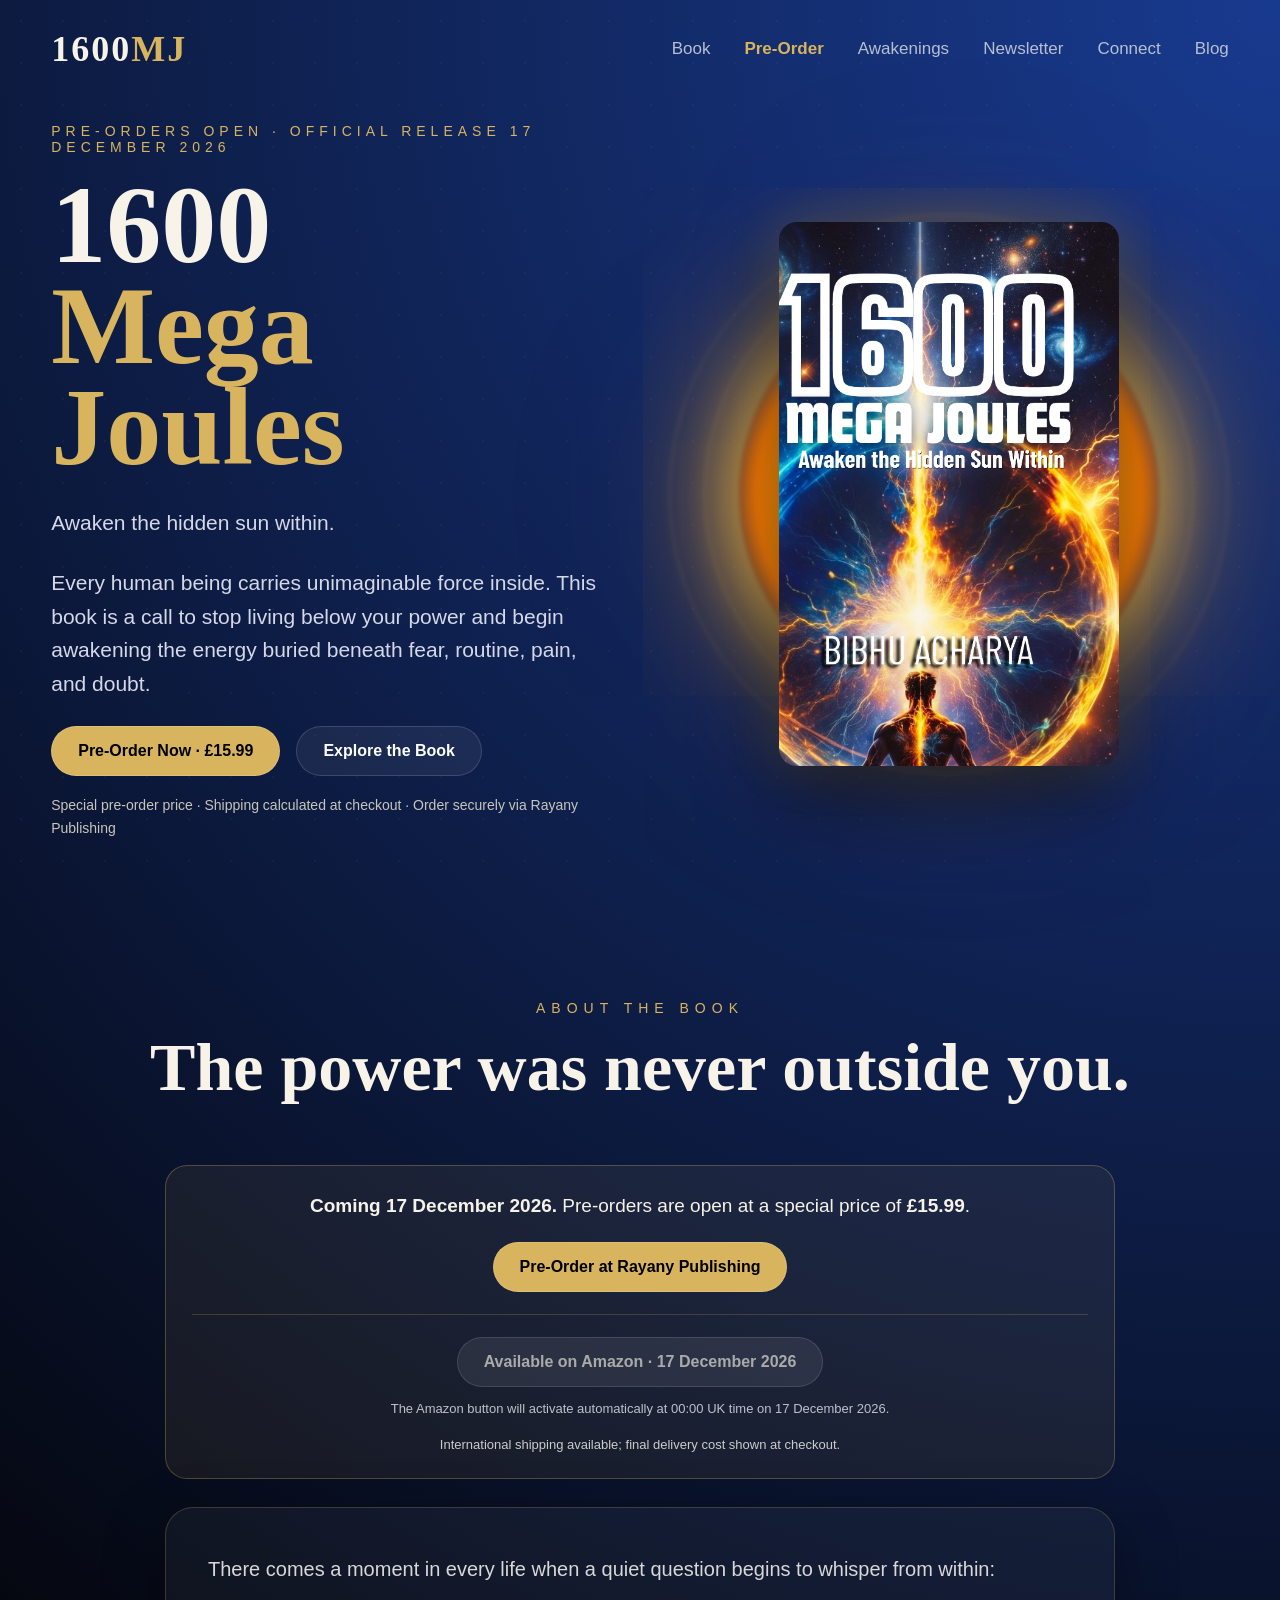
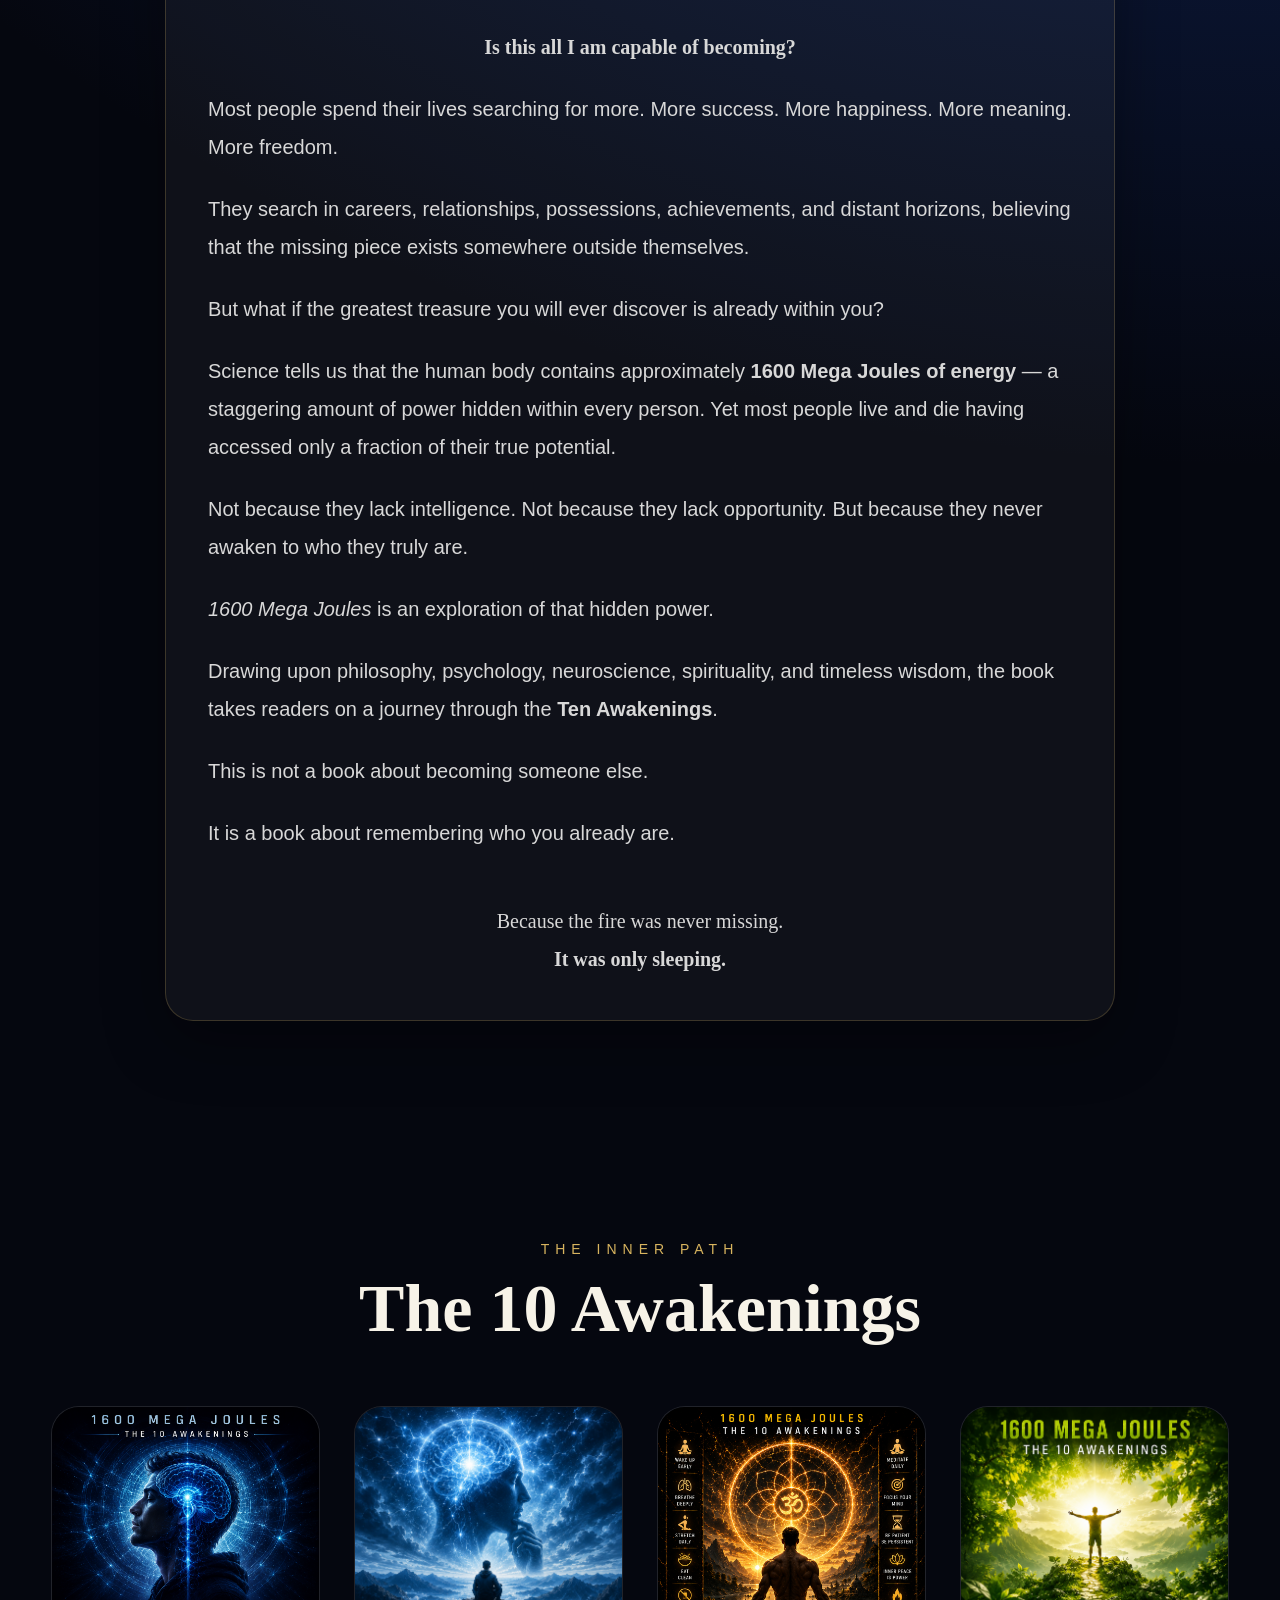
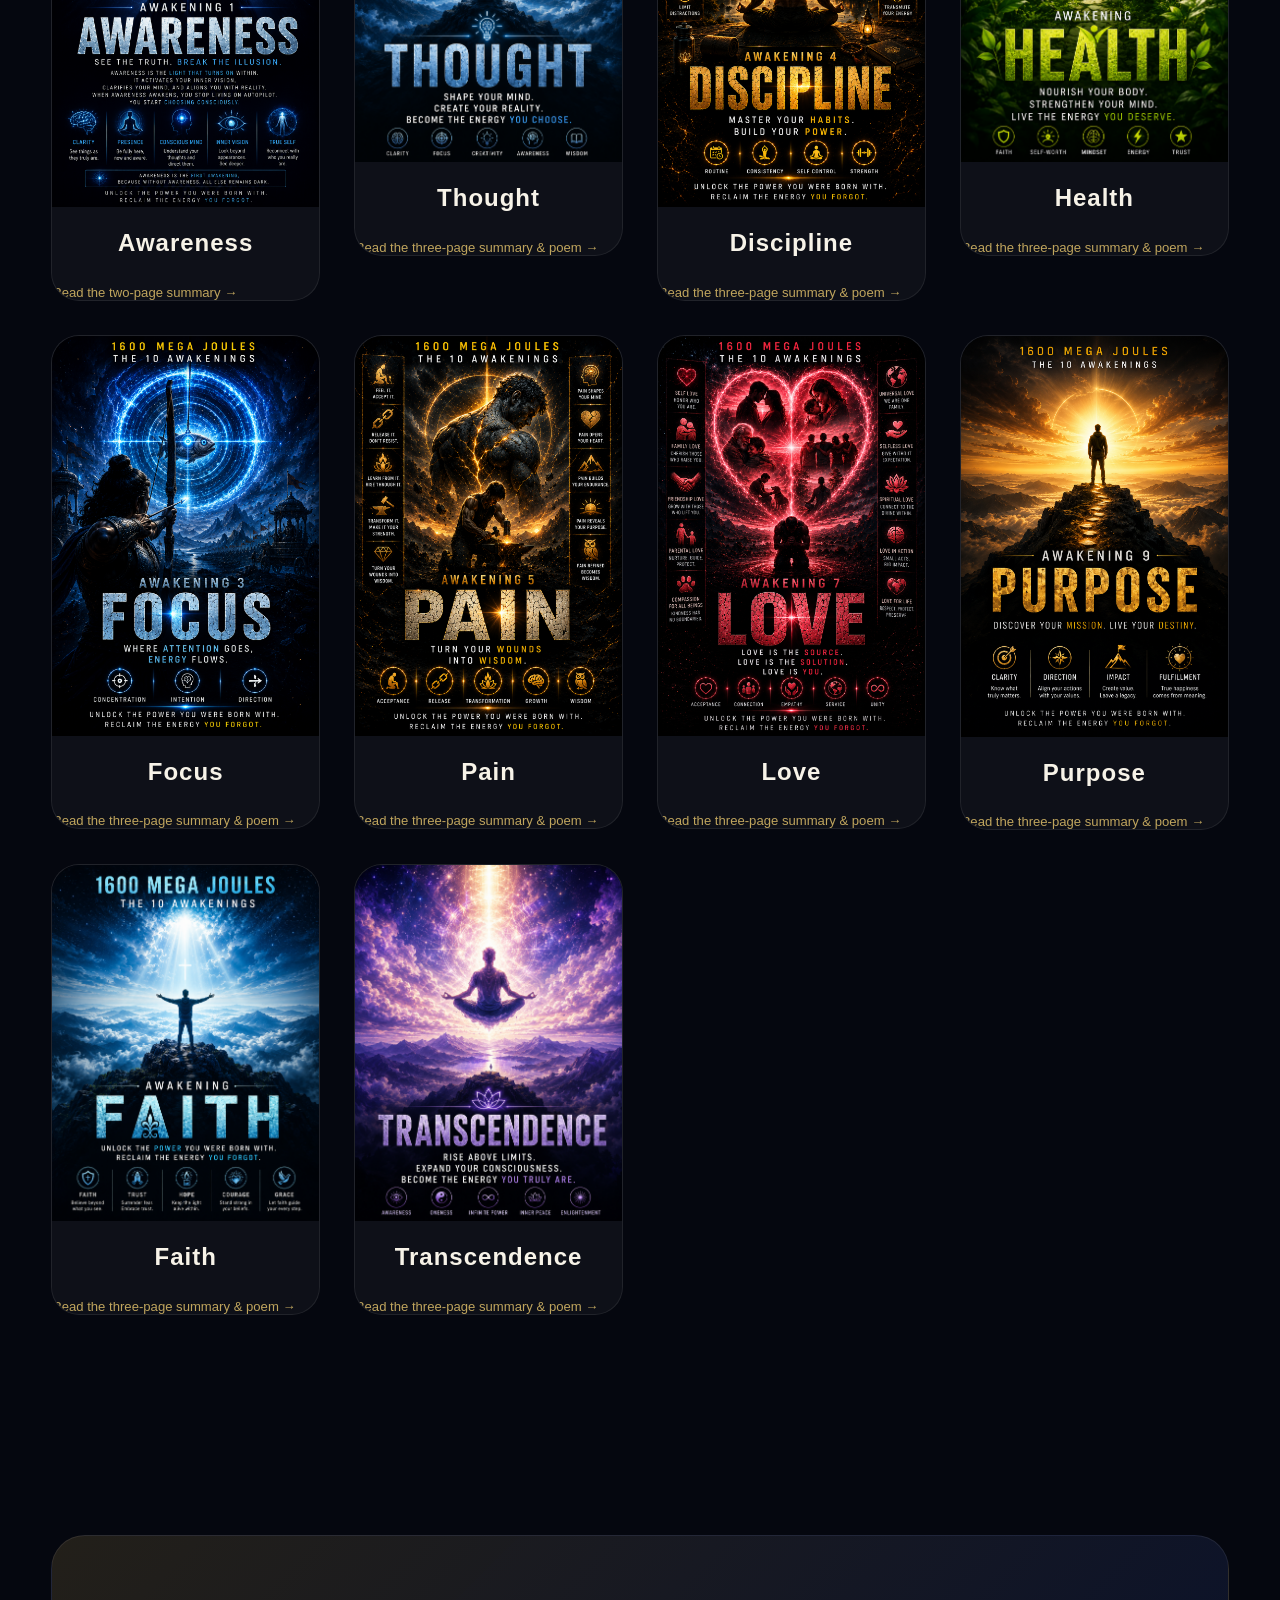
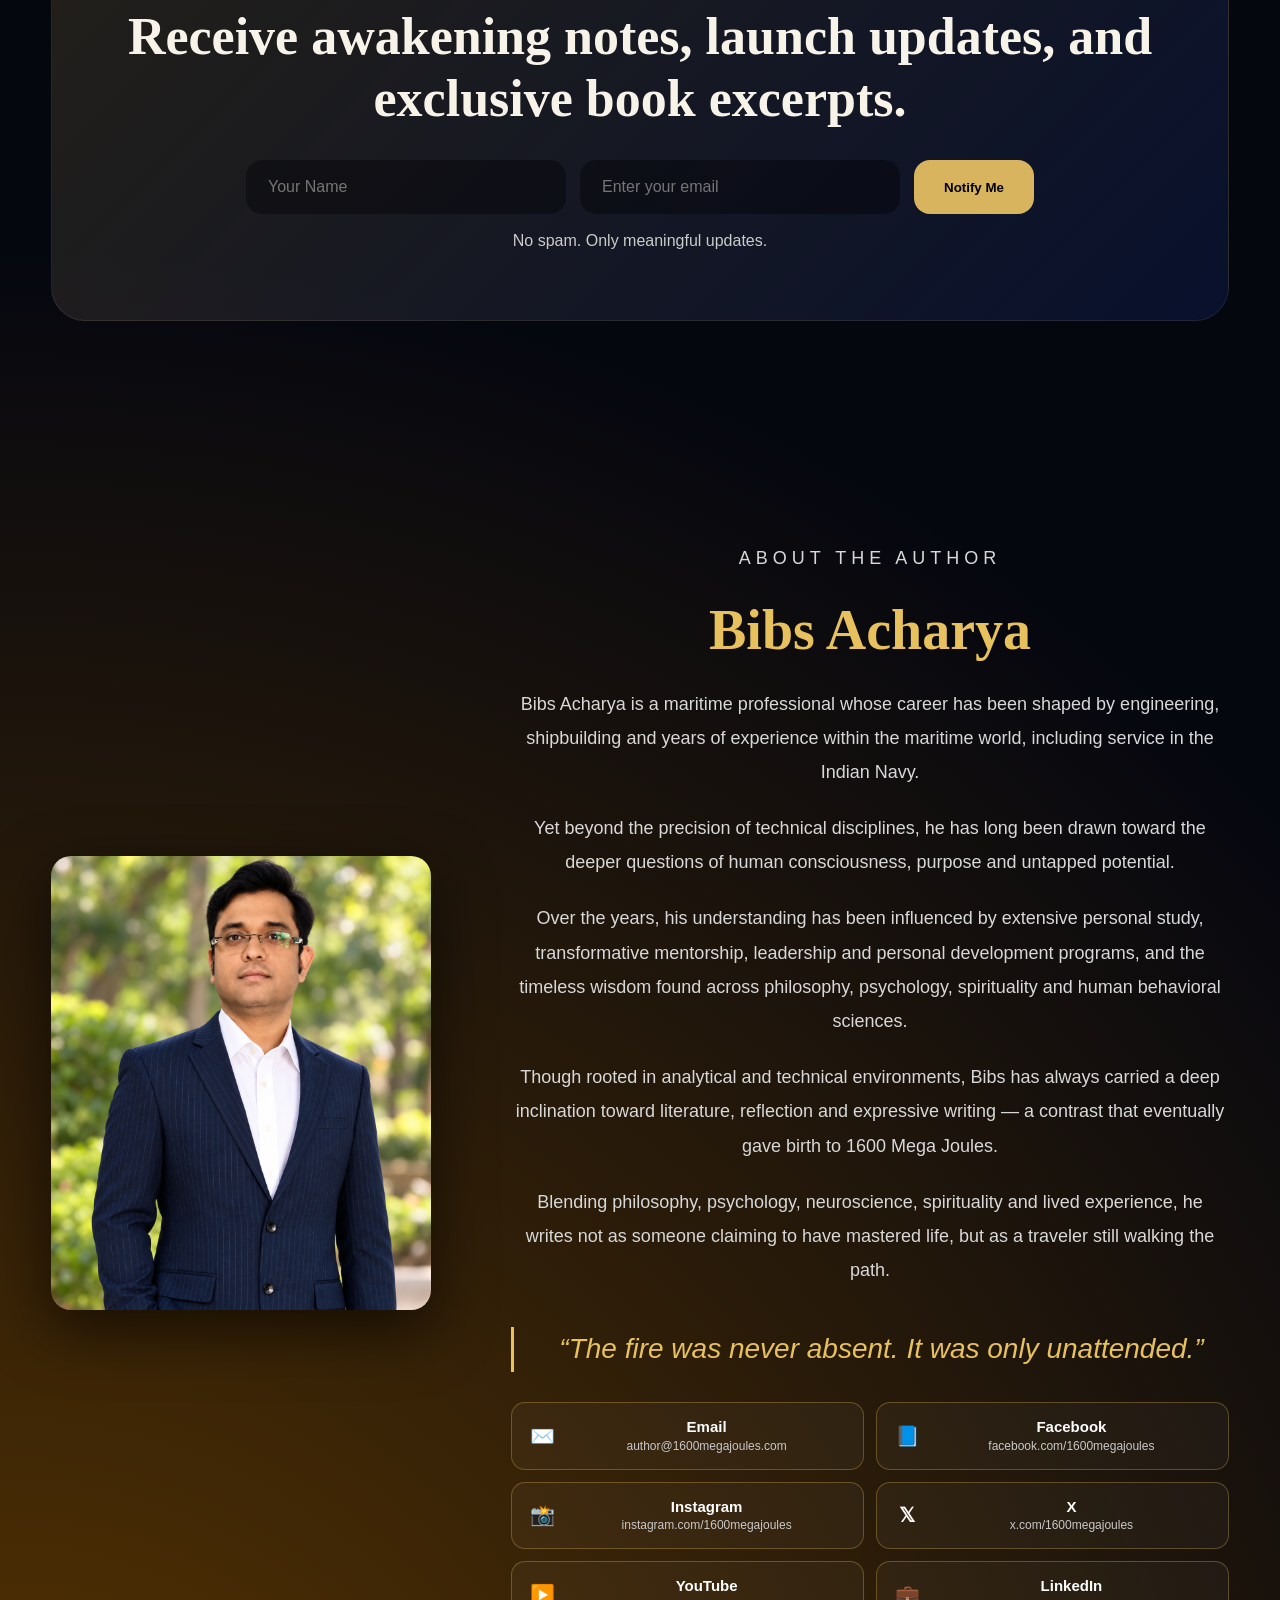
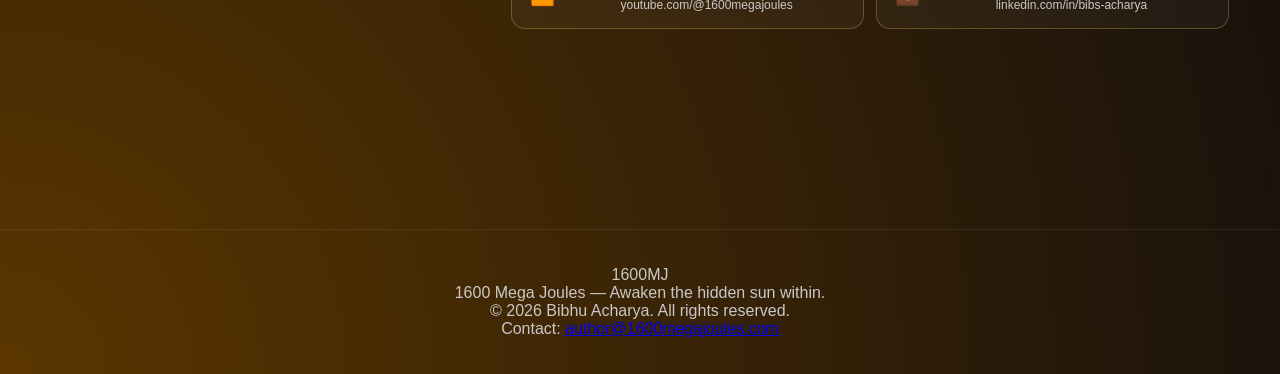
<file: index.html>
<!DOCTYPE html>
<html lang="en">
<head>
<meta charset="UTF-8" />
<meta name="viewport" content="width=device-width, initial-scale=1.0" />

<title>1600 Mega Joules | Bibhu Acharya</title>

<meta name="description"
content="Pre-order 1600 Mega Joules: Awaken the Hidden Sun Within by Bibhu Acharya. Official release 17 December 2026. Available through Rayany Publishing." />

<link rel="stylesheet" href="style.css" />
  <link rel="icon" type="image/png" href="images/favicon.png">
</head>

<body>

<header class="nav">

<div class="brand">
1600<span>MJ</span>
</div>

<nav>
<a href="#book">Book</a>
<a href="https://www.rayanypublishing.com/motivational/1600-mega-joules-by-bibhu-acharya/" target="_blank" rel="noopener noreferrer" class="nav-preorder">Pre-Order</a>
<a href="#awakening">Awakenings</a>
<a href="#newsletter">Newsletter</a>
<a href="#connect">Connect</a>
  <a href="https://1600megajoules.com/blog.html">Blog</a>
</nav>

</header>

<section class="hero">

<div class="hero-left">

<div class="eyebrow">
PRE-ORDERS OPEN · OFFICIAL RELEASE 17 DECEMBER 2026
</div>

<h1>
1600
<span>Mega Joules</span>
</h1>

<p>
Awaken the hidden sun within.
</p>

<p>
Every human being carries unimaginable force inside.
This book is a call to stop living below your power and begin awakening the energy buried beneath fear, routine, pain, and doubt.
</p>

<div class="hero-buttons">
<a href="https://www.rayanypublishing.com/motivational/1600-mega-joules-by-bibhu-acharya/" class="btn btn-gold" target="_blank" rel="noopener noreferrer">Pre-Order Now · £15.99</a>
<a href="#book" class="btn btn-dark">Explore the Book</a>
</div>
<p class="preorder-note">Special pre-order price · Shipping calculated at checkout · Order securely via Rayany Publishing</p>

</div>
<div class="hero-visual">
<div class="sun"></div>
<img 
src="images/rayany-approved-front-cover.webp" 
alt="Official Rayany Publishing cover of 1600 Mega Joules: Awaken the Hidden Sun Within by Bibhu Acharya"
class="book-cover"
/>
</div>

</section>

<section class="section" id="book">

<div class="section-title">
<p>ABOUT THE BOOK</p>
<h2>The power was never outside you.</h2>
</div>

<div class="book-preorder">
<p><strong>Coming 17 December 2026.</strong> Pre-orders are open at a special price of <strong>£15.99</strong>.</p>
<a class="btn btn-gold" href="https://www.rayanypublishing.com/motivational/1600-mega-joules-by-bibhu-acharya/" target="_blank" rel="noopener noreferrer">Pre-Order at Rayany Publishing</a>

<div class="amazon-launch-wrap">
  <a id="amazon-launch-button"
     class="btn btn-amazon-launch is-disabled"
     href="#"
     aria-disabled="true"
     tabindex="-1">
    Available on Amazon · 17 December 2026
  </a>
  <p id="amazon-launch-note" class="amazon-launch-note">
    The Amazon button will activate automatically at 00:00 UK time on 17 December 2026.
  </p>
</div>

<p class="book-preorder-small">International shipping available; final delivery cost shown at checkout.</p>
</div>
<div class="book-text">

<p>
There comes a moment in every life when a quiet question begins to whisper from within:
</p>

<p class="book-question">
Is this all I am capable of becoming?
</p>

<p>
Most people spend their lives searching for more. More success. More happiness. More meaning. More freedom.
</p>

<p>
They search in careers, relationships, possessions, achievements, and distant horizons, believing that the missing piece exists somewhere outside themselves.
</p>

<p>
But what if the greatest treasure you will ever discover is already within you?
</p>

<p>
Science tells us that the human body contains approximately <strong>1600 Mega Joules of energy</strong> — a staggering amount of power hidden within every person. Yet most people live and die having accessed only a fraction of their true potential.
</p>

<p>
Not because they lack intelligence. Not because they lack opportunity. But because they never awaken to who they truly are.
</p>

<p>
<em>1600 Mega Joules</em> is an exploration of that hidden power.
</p>

<p>
Drawing upon philosophy, psychology, neuroscience, spirituality, and timeless wisdom, the book takes readers on a journey through the <strong>Ten Awakenings</strong>.
</p>

<p>
This is not a book about becoming someone else.
</p>

<p>
It is a book about remembering who you already are.
</p>

<p class="book-ending">
Because the fire was never missing.<br>
<strong>It was only sleeping.</strong>
</p>

</div>

</section>

<section class="section" id="awakening">

<div class="section-title">
<p>THE INNER PATH</p>
<h2>The 10 Awakenings</h2>
</div>

<div class="grid">

<a class="card awakening-link" href="awareness.html" aria-label="Read the Awareness awakening summary">
<img src="images/awareness.png" alt="Awareness awakening" />
<h3>Awareness</h3>
<p class="card-hint">Read the two-page summary →</p>
</a>

<a class="card awakening-link" href="thought.html" aria-label="Read the Thought awakening summary and poem">
<img src="images/thought.png" alt="Thought awakening" />
<h3>Thought</h3>
<p class="card-hint">Read the three-page summary &amp; poem →</p>
</a>

<a class="card awakening-link" href="discipline.html" aria-label="Read the Discipline awakening summary and poem">
<img src="images/discipline.png" alt="Discipline awakening" />
<h3>Discipline</h3>
<p class="card-hint">Read the three-page summary &amp; poem →</p>
</a>

<a class="card awakening-link" href="health.html" aria-label="Read the Health awakening summary and poem">
<img src="images/health.png" alt="Health awakening" />
<h3>Health</h3>
<p class="card-hint">Read the three-page summary &amp; poem →</p>
</a>

<a class="card awakening-link" href="focus.html" aria-label="Read the Focus awakening summary and poem">
<img src="images/focus.png" alt="Focus awakening" />
<h3>Focus</h3>
<p class="card-hint">Read the three-page summary &amp; poem →</p>
</a>

<a class="card awakening-link" href="pain.html" aria-label="Read the Pain awakening summary and poem">
<img src="images/pain.png" alt="Pain awakening" />
<h3>Pain</h3>
<p class="card-hint">Read the three-page summary &amp; poem →</p>
</a>

<a class="card awakening-link" href="love.html" aria-label="Read the Love awakening summary and poem">
<img src="images/love.png" alt="Love awakening" />
<h3>Love</h3>
<p class="card-hint">Read the three-page summary &amp; poem →</p>
</a>

<a class="card awakening-link" href="purpose.html" aria-label="Read the Purpose awakening summary and poem">
<img src="images/purpose.png" alt="Purpose awakening" />
<h3>Purpose</h3>
<p class="card-hint">Read the three-page summary &amp; poem →</p>
</a>

<a class="card awakening-link" href="faith.html" aria-label="Read the Faith awakening summary and poem">
<img src="images/faith.png" alt="Faith awakening" />
<h3>Faith</h3>
<p class="card-hint">Read the three-page summary &amp; poem →</p>
</a>

<a class="card awakening-link" href="transcendence.html" aria-label="Read the Transcendence awakening summary and poem">
<img src="images/transcendence.png" alt="Transcendence awakening" />
<h3>Transcendence</h3>
<p class="card-hint">Read the three-page summary &amp; poem →</p>
</a>

</div>

</section>

<section class="section" id="newsletter">

<div class="newsletter">

<h3>
Receive awakening notes, launch updates, and exclusive book excerpts.
</h3>

<form 
action="https://formspree.io/f/xvzyekea"
method="POST"
class="news-form"
>


<input 
type="text" 
name="name"
placeholder="Your Name"
required
/>

<input 
type="email"
name="email"
placeholder="Enter your email"
required
/>

<button type="submit">
Notify Me
</button>

</form>

<p style="margin-top:18px;color:#ccc;">
No spam. Only meaningful updates.
</p>

</div>

</section>

<section class="section author">

<div class="author-container">

<div class="author-image">
<img src="images/Me_2015.png" alt="Bibs Acharya">
</div>

<div class="author-content">

<p class="eyebrow">
ABOUT THE AUTHOR
</p>

<h2>Bibs Acharya</h2>

<p>
Bibs Acharya is a maritime professional whose career has been shaped by engineering, shipbuilding and years of experience within the maritime world, including service in the Indian Navy.
</p>

<p>
Yet beyond the precision of technical disciplines, he has long been drawn toward the deeper questions of human consciousness, purpose and untapped potential.
</p>

<p>
Over the years, his understanding has been influenced by extensive personal study, transformative mentorship, leadership and personal development programs, and the timeless wisdom found across philosophy, psychology, spirituality and human behavioral sciences.
</p>

<p>
Though rooted in analytical and technical environments, Bibs has always carried a deep inclination toward literature, reflection and expressive writing — a contrast that eventually gave birth to 1600 Mega Joules.
</p>

<p>
Blending philosophy, psychology, neuroscience, spirituality and lived experience, he writes not as someone claiming to have mastered life, but as a traveler still walking the path.
</p>

<blockquote>
“The fire was never absent. It was only unattended.”
</blockquote>

<div id="connect" class="author-social-links" aria-label="Author contact and social media">
  <a href="mailto:author@1600megajoules.com"><span aria-hidden="true">✉️</span><strong>Email</strong><span class="social-destination">author@1600megajoules.com</span></a>
  <a href="https://facebook.com/1600megajoules" target="_blank" rel="noopener noreferrer"><span aria-hidden="true">📘</span><strong>Facebook</strong><span class="social-destination">facebook.com/1600megajoules</span></a>
  <a href="https://instagram.com/1600megajoules" target="_blank" rel="noopener noreferrer"><span aria-hidden="true">📸</span><strong>Instagram</strong><span class="social-destination">instagram.com/1600megajoules</span></a>
  <a href="https://x.com/1600megajoules" target="_blank" rel="noopener noreferrer"><span aria-hidden="true" class="x-icon">𝕏</span><strong>X</strong><span class="social-destination">x.com/1600megajoules</span></a>
  <a href="https://youtube.com/@1600megajoules" target="_blank" rel="noopener noreferrer"><span aria-hidden="true">▶️</span><strong>YouTube</strong><span class="social-destination">youtube.com/@1600megajoules</span></a>
  <a href="https://linkedin.com/in/bibs-acharya" target="_blank" rel="noopener noreferrer"><span aria-hidden="true">💼</span><strong>LinkedIn</strong><span class="social-destination">linkedin.com/in/bibs-acharya</span></a>
</div>

</div>

</div>

</section>

<footer class="footer">
  <div class="footer-brand">1600<span>MJ</span></div>

  <p>
    1600 Mega Joules — Awaken the hidden sun within.
  </p>

  <p>
    © 2026 Bibhu Acharya. All rights reserved.
  </p>

  <p>
    Contact: <a href="mailto:author@1600megajoules.com">author@1600megajoules.com</a>
  </p>
</footer>


<script>
(function () {
  const launchButton = document.getElementById("amazon-launch-button");
  const launchNote = document.getElementById("amazon-launch-note");
  if (!launchButton) return;

  const launchTime = Date.UTC(2026, 11, 17, 0, 0, 0);

  const amazonIndiaSearch =
    "https://www.amazon.in/s?k=" +
    encodeURIComponent("1600 Mega Joules Awaken the Hidden Sun Within Bibhu Acharya");

  const amazonGlobalSearch =
    "https://www.amazon.com/s?k=" +
    encodeURIComponent("1600 Mega Joules Awaken the Hidden Sun Within Bibhu Acharya");

  function looksLikeIndia() {
    const timezone = Intl.DateTimeFormat().resolvedOptions().timeZone || "";
    const languages = navigator.languages || [navigator.language || ""];
    return (
      timezone === "Asia/Kolkata" ||
      timezone === "Asia/Calcutta" ||
      languages.some(lang => /^en-IN$/i.test(lang) || /^hi(-|$)/i.test(lang))
    );
  }

  async function detectCountry() {
    try {
      const response = await fetch("https://ipapi.co/country/", {
        method: "GET",
        mode: "cors",
        cache: "no-store"
      });
      if (!response.ok) throw new Error("Country lookup failed");
      return (await response.text()).trim().toUpperCase();
    } catch (error) {
      return looksLikeIndia() ? "IN" : "OTHER";
    }
  }

  async function activateAmazonButton() {
    if (Date.now() < launchTime) {
      launchButton.classList.add("is-disabled");
      launchButton.setAttribute("aria-disabled", "true");
      launchButton.setAttribute("tabindex", "-1");
      launchButton.removeAttribute("target");
      launchButton.href = "#";
      return;
    }

    const country = await detectCountry();
    const destination = country === "IN" ? amazonIndiaSearch : amazonGlobalSearch;

    launchButton.href = destination;
    launchButton.target = "_blank";
    launchButton.rel = "noopener noreferrer";
    launchButton.textContent = country === "IN" ? "Buy on Amazon India" : "Buy on Amazon";
    launchButton.classList.remove("is-disabled");
    launchButton.setAttribute("aria-disabled", "false");
    launchButton.removeAttribute("tabindex");

    if (launchNote) {
      launchNote.textContent = country === "IN"
        ? "You will be taken to Amazon.in."
        : "You will be taken to Amazon.com.";
    }
  }

  launchButton.addEventListener("click", function (event) {
    if (launchButton.classList.contains("is-disabled")) {
      event.preventDefault();
    }
  });

  activateAmazonButton();

  const msUntilLaunch = launchTime - Date.now();
  if (msUntilLaunch > 0 && msUntilLaunch < 2147483647) {
    setTimeout(activateAmazonButton, msUntilLaunch + 1000);
  }
})();
</script>

</body>
</html>
</file>
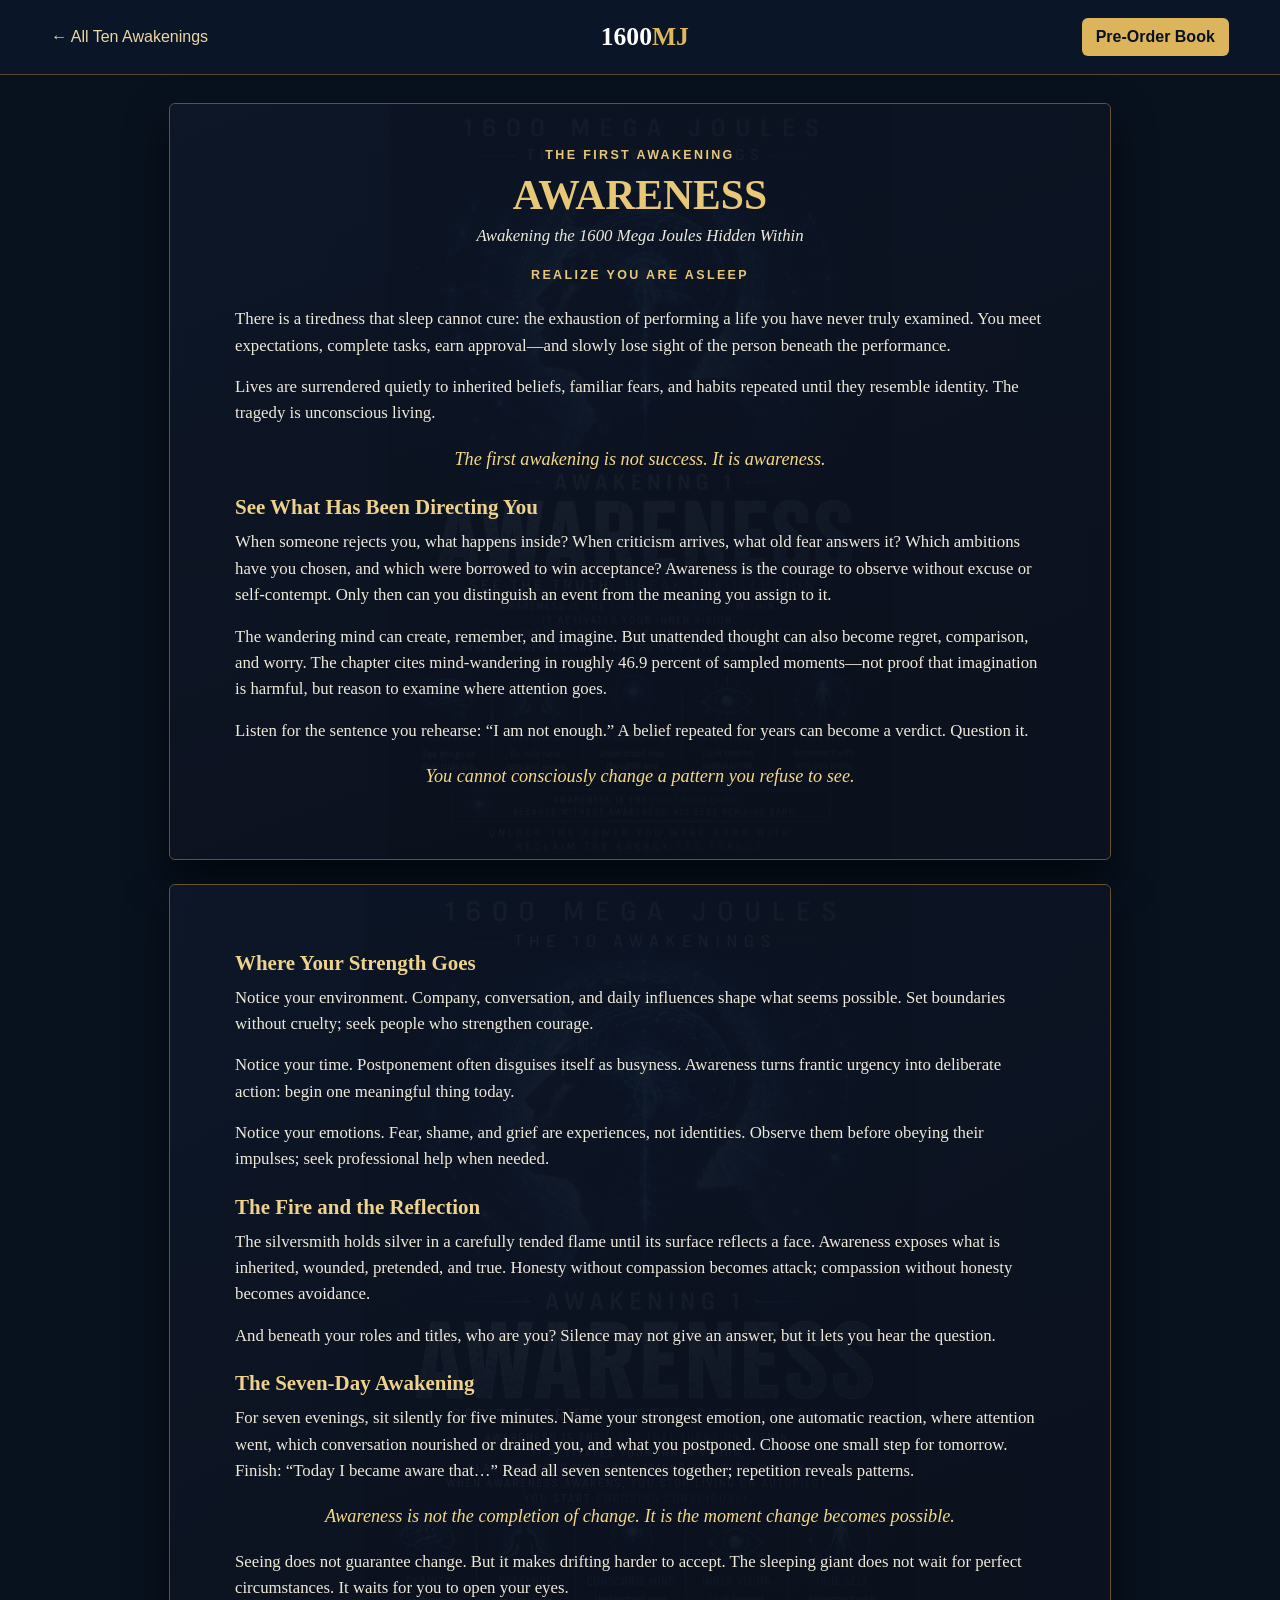
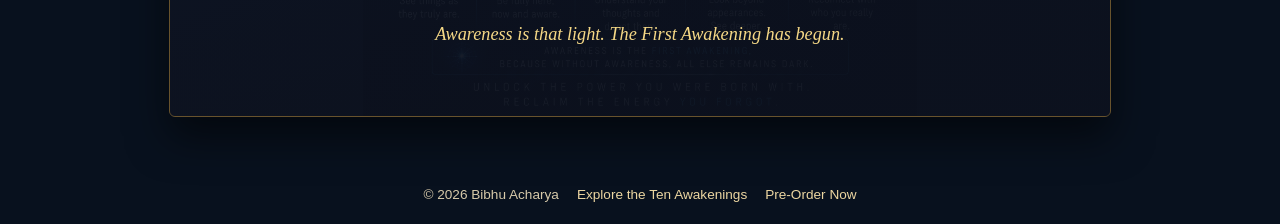
<file: awareness.html>
<!doctype html><html lang="en"><head><meta charset="utf-8"><meta name="viewport" content="width=device-width, initial-scale=1"><title>Awareness | The First Awakening — 1600 Mega Joules</title><meta name="description" content="A powerful two-page introduction to The First Awakening — Awareness from 1600 Mega Joules by Bibhu Acharya."><link rel="icon" href="images/favicon.png" type="image/png"><link rel="stylesheet" href="awareness.css"></head><body><header><a class="back" href="index.html#awakening">← All Ten Awakenings</a><a class="brand" href="index.html">1600<span>MJ</span></a><a class="order" href="https://www.rayanypublishing.com/motivational/1600-mega-joules-by-bibhu-acharya/" target="_blank" rel="noopener noreferrer">Pre-Order Book</a></header><main class="summary"><div class="page"><div class="page-inner"><p class="kicker">THE FIRST AWAKENING</p><h1>AWARENESS</h1><p class="subtitle">Awakening the 1600 Mega Joules Hidden Within</p><p class="directive">REALIZE YOU ARE ASLEEP</p><p>There is a tiredness that sleep cannot cure: the exhaustion of performing a life you have never truly examined. You meet expectations, complete tasks, earn approval—and slowly lose sight of the person beneath the performance.</p>
<p>Lives are surrendered quietly to inherited beliefs, familiar fears, and habits repeated until they resemble identity. The tragedy is unconscious living.</p>
<p class="summary-emphasis">The first awakening is not success. It is awareness.</p>
<h2>See What Has Been Directing You</h2>
<p>When someone rejects you, what happens inside? When criticism arrives, what old fear answers it? Which ambitions have you chosen, and which were borrowed to win acceptance? Awareness is the courage to observe without excuse or self-contempt. Only then can you distinguish an event from the meaning you assign to it.</p>
<p>The wandering mind can create, remember, and imagine. But unattended thought can also become regret, comparison, and worry. The chapter cites mind-wandering in roughly 46.9 percent of sampled moments—not proof that imagination is harmful, but reason to examine where attention goes.</p>
<p>Listen for the sentence you rehearse: “I am not enough.” A belief repeated for years can become a verdict. Question it.</p>
<p class="summary-emphasis">You cannot consciously change a pattern you refuse to see.</p></div></div><div class="page"><div class="page-inner"><h2>Where Your Strength Goes</h2>
<p>Notice your environment. Company, conversation, and daily influences shape what seems possible. Set boundaries without cruelty; seek people who strengthen courage.</p>
<p>Notice your time. Postponement often disguises itself as busyness. Awareness turns frantic urgency into deliberate action: begin one meaningful thing today.</p>
<p>Notice your emotions. Fear, shame, and grief are experiences, not identities. Observe them before obeying their impulses; seek professional help when needed.</p>
<h2>The Fire and the Reflection</h2>
<p>The silversmith holds silver in a carefully tended flame until its surface reflects a face. Awareness exposes what is inherited, wounded, pretended, and true. Honesty without compassion becomes attack; compassion without honesty becomes avoidance.</p>
<p>And beneath your roles and titles, who are you? Silence may not give an answer, but it lets you hear the question.</p>
<h2>The Seven-Day Awakening</h2>
<p>For seven evenings, sit silently for five minutes. Name your strongest emotion, one automatic reaction, where attention went, which conversation nourished or drained you, and what you postponed. Choose one small step for tomorrow. Finish: “Today I became aware that…” Read all seven sentences together; repetition reveals patterns.</p>
<p class="summary-emphasis">Awareness is not the completion of change. It is the moment change becomes possible.</p>
<p>Seeing does not guarantee change. But it makes drifting harder to accept. The sleeping giant does not wait for perfect circumstances. It waits for you to open your eyes.</p>
<p class="summary-emphasis">Awareness is that light. The First Awakening has begun.</p></div></div></main><footer><span>© 2026 Bibhu Acharya</span><a href="index.html#awakening">Explore the Ten Awakenings</a><a href="https://www.rayanypublishing.com/motivational/1600-mega-joules-by-bibhu-acharya/" target="_blank" rel="noopener noreferrer">Pre-Order Now</a></footer></body></html>
</file>
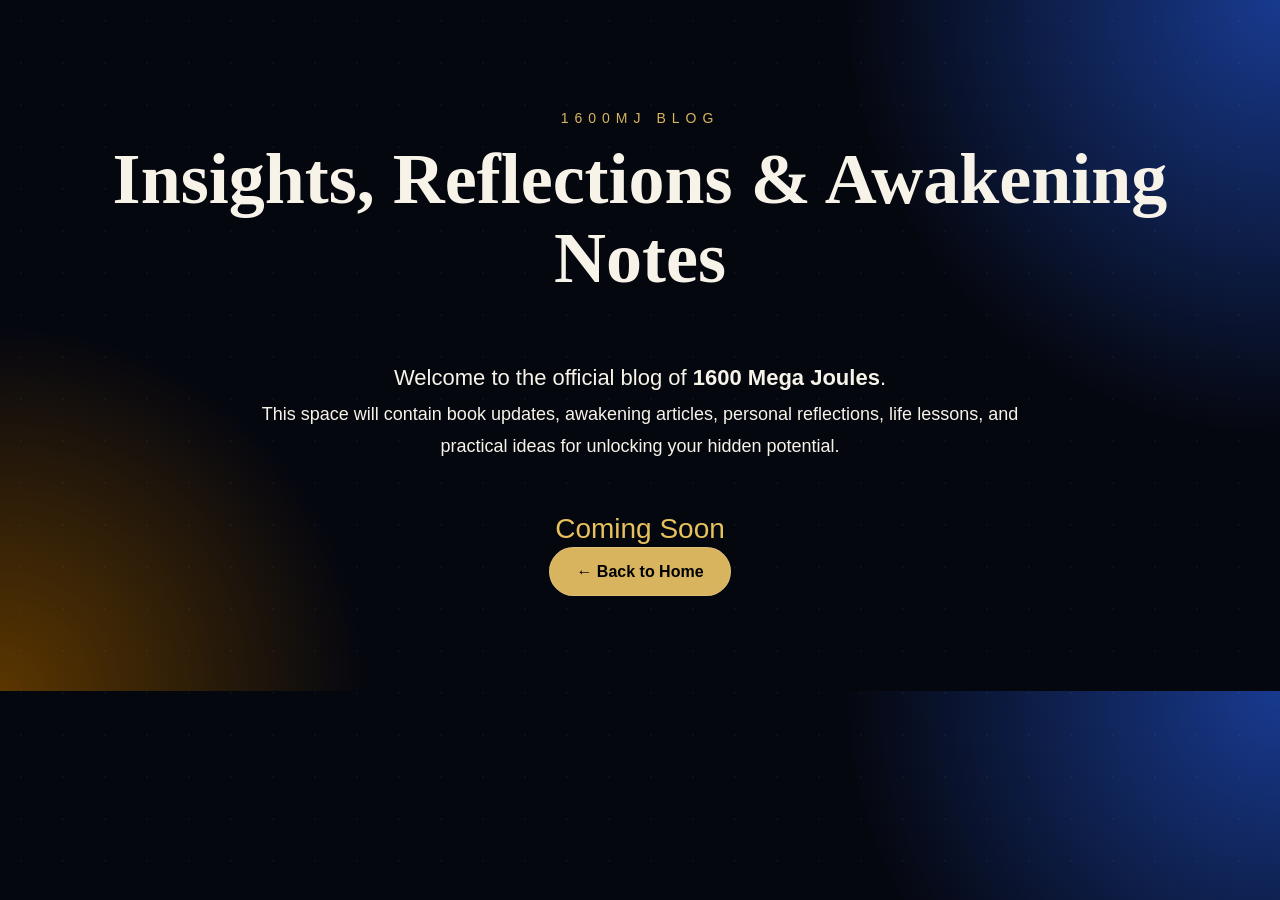
<file: blog.html>
<!DOCTYPE html>
<html lang="en">

<head>
<meta charset="UTF-8">
<meta name="viewport" content="width=device-width, initial-scale=1.0">

<title>1600MJ Blog</title>

<link rel="stylesheet" href="style.css">

</head>

<body>

<section class="section">

<div class="section-title">
<p>1600MJ BLOG</p>
<h2 style="font-size:72px;">
Insights, Reflections & Awakening Notes
</h2>
</div>

<div style="max-width:800px;margin:auto;text-align:center;">

<p style="font-size:22px;line-height:1.8;">
Welcome to the official blog of
<strong>1600 Mega Joules</strong>.
</p>

<p style="font-size:18px;line-height:1.8;">
This space will contain book updates,
awakening articles,
personal reflections,
life lessons,
and practical ideas for unlocking
your hidden potential.
</p>

<p style="margin-top:50px;font-size:28px;color:#e7c15d;">
Coming Soon
</p>

<br>

<a href="index.html" class="btn btn-gold">
← Back to Home
</a>

</div>

</section>

</body>
</html>
</file>
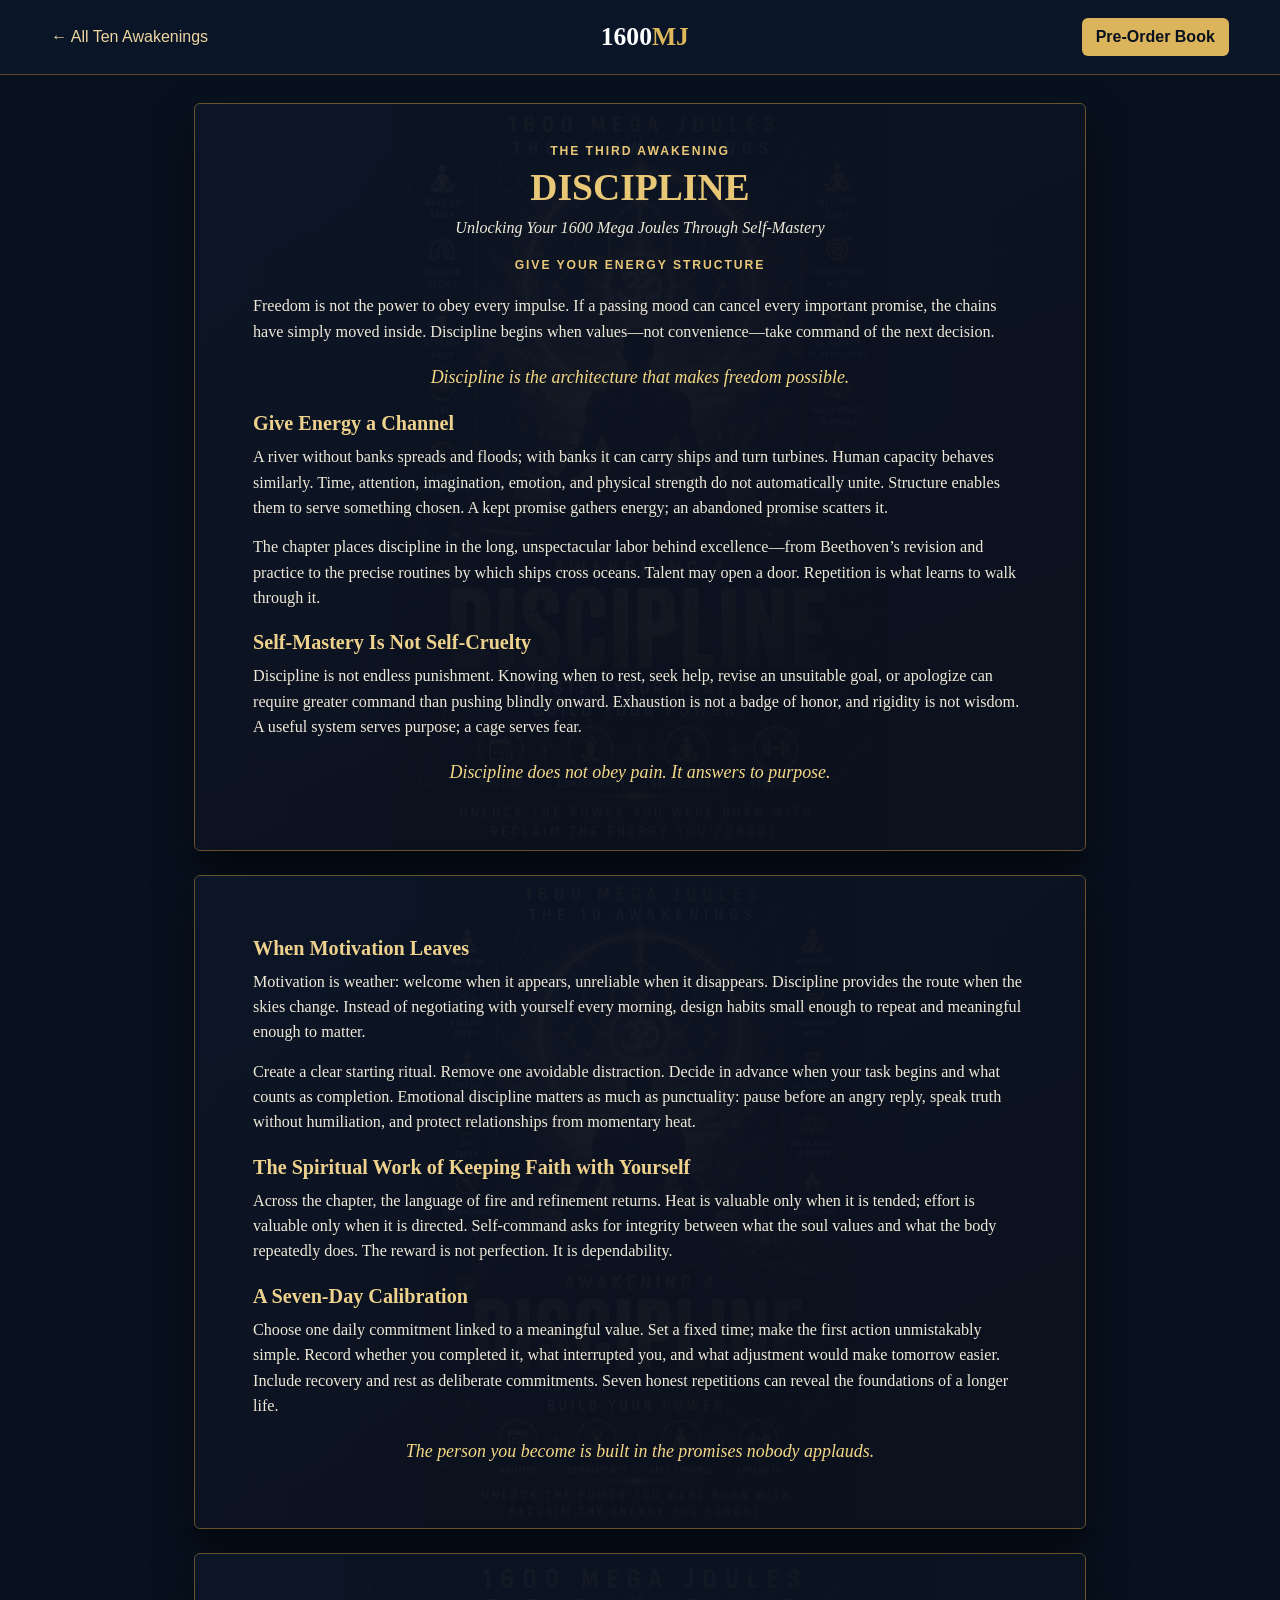
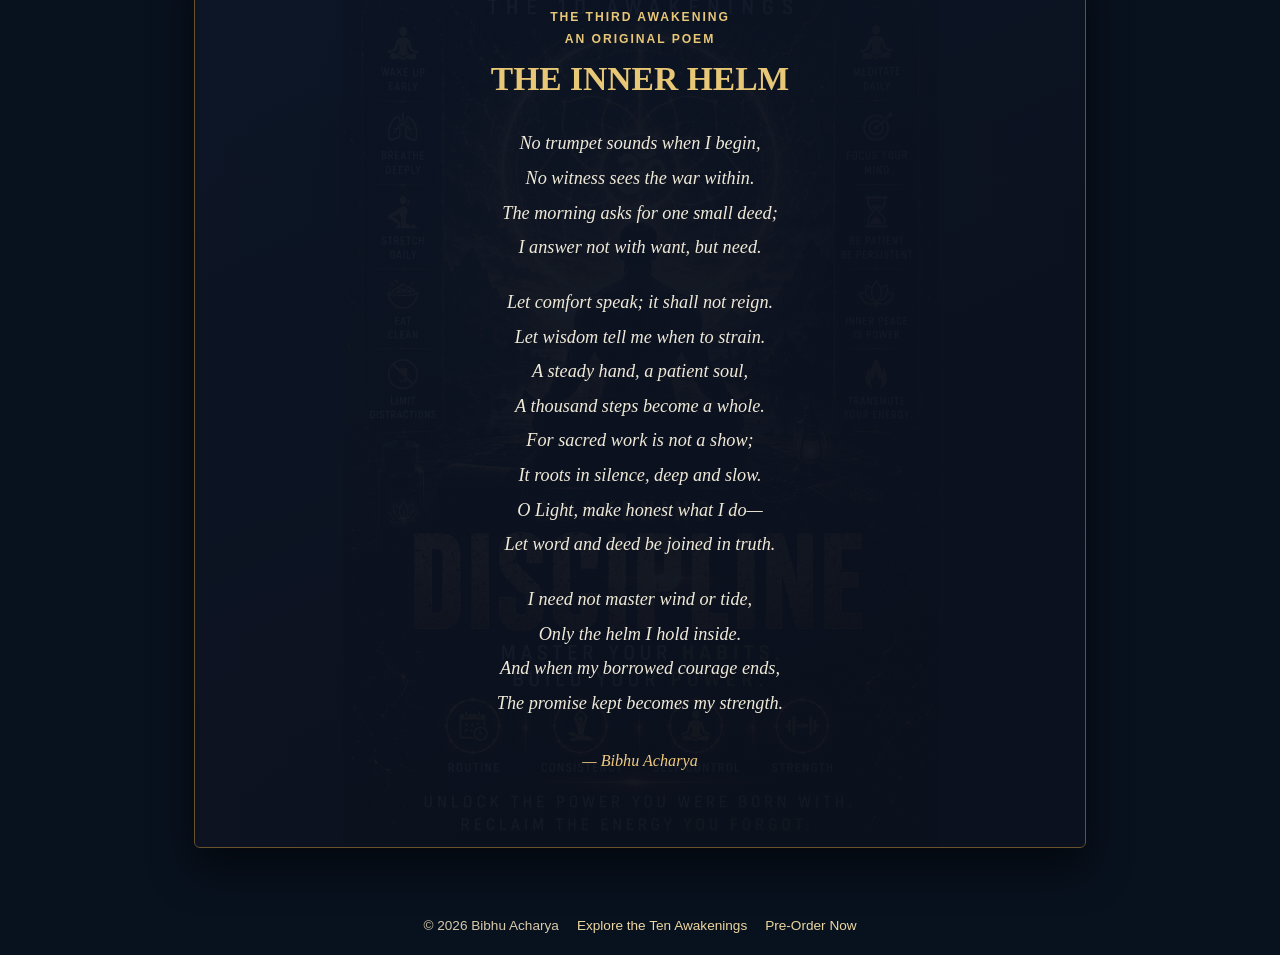
<file: discipline.html>
<!doctype html><html lang="en"><head><meta charset="utf-8"><meta name="viewport" content="width=device-width, initial-scale=1"><title>Discipline | The Third Awakening — 1600 Mega Joules</title><meta name="description" content="A three-page introduction and original poem for the Discipline Awakening from 1600 Mega Joules by Bibhu Acharya."><link rel="icon" href="images/favicon.png" type="image/png"><link rel="stylesheet" href="awakening-summaries.css"><style>.page::before{background-image:url("images/discipline.png")}</style></head><body><header><a class="back" href="index.html#awakening">← All Ten Awakenings</a><a class="brand" href="index.html">1600<span>MJ</span></a><a class="order" href="https://www.rayanypublishing.com/motivational/1600-mega-joules-by-bibhu-acharya/" target="_blank" rel="noopener noreferrer">Pre-Order Book</a></header><main class="summary"><article class="page"><div class="page-inner"><p class="kicker">THE THIRD AWAKENING</p><h1>DISCIPLINE</h1><p class="subtitle">Unlocking Your 1600 Mega Joules Through Self-Mastery</p><p class="directive">GIVE YOUR ENERGY STRUCTURE</p><p>Freedom is not the power to obey every impulse. If a passing mood can cancel every important promise, the chains have simply moved inside. Discipline begins when values—not convenience—take command of the next decision.</p>
<p class="summary-emphasis">Discipline is the architecture that makes freedom possible.</p>
<h2>Give Energy a Channel</h2>
<p>A river without banks spreads and floods; with banks it can carry ships and turn turbines. Human capacity behaves similarly. Time, attention, imagination, emotion, and physical strength do not automatically unite. Structure enables them to serve something chosen. A kept promise gathers energy; an abandoned promise scatters it.</p>
<p>The chapter places discipline in the long, unspectacular labor behind excellence—from Beethoven’s revision and practice to the precise routines by which ships cross oceans. Talent may open a door. Repetition is what learns to walk through it.</p>
<h2>Self-Mastery Is Not Self-Cruelty</h2>
<p>Discipline is not endless punishment. Knowing when to rest, seek help, revise an unsuitable goal, or apologize can require greater command than pushing blindly onward. Exhaustion is not a badge of honor, and rigidity is not wisdom. A useful system serves purpose; a cage serves fear.</p>
<p class="summary-emphasis">Discipline does not obey pain. It answers to purpose.</p>
</div></article><article class="page"><div class="page-inner"><h2>When Motivation Leaves</h2>
<p>Motivation is weather: welcome when it appears, unreliable when it disappears. Discipline provides the route when the skies change. Instead of negotiating with yourself every morning, design habits small enough to repeat and meaningful enough to matter.</p>
<p>Create a clear starting ritual. Remove one avoidable distraction. Decide in advance when your task begins and what counts as completion. Emotional discipline matters as much as punctuality: pause before an angry reply, speak truth without humiliation, and protect relationships from momentary heat.</p>
<h2>The Spiritual Work of Keeping Faith with Yourself</h2>
<p>Across the chapter, the language of fire and refinement returns. Heat is valuable only when it is tended; effort is valuable only when it is directed. Self-command asks for integrity between what the soul values and what the body repeatedly does. The reward is not perfection. It is dependability.</p>
<h2>A Seven-Day Calibration</h2>
<p>Choose one daily commitment linked to a meaningful value. Set a fixed time; make the first action unmistakably simple. Record whether you completed it, what interrupted you, and what adjustment would make tomorrow easier. Include recovery and rest as deliberate commitments. Seven honest repetitions can reveal the foundations of a longer life.</p>
<p class="summary-emphasis">The person you become is built in the promises nobody applauds.</p>
</div></article><article class="page poem-page"><div class="page-inner"><p class="kicker">THE THIRD AWAKENING</p><p class="poem-label">AN ORIGINAL POEM</p><h1>THE INNER HELM</h1><div class="poem-verses"><p class="verse">No trumpet sounds when I begin,</p><p class="verse">No witness sees the war within.</p><p class="verse">The morning asks for one small deed;</p><p class="verse">I answer not with want, but need.</p><div class="verse-spacer"></div><p class="verse">Let comfort speak; it shall not reign.</p><p class="verse">Let wisdom tell me when to strain.</p><p class="verse">A steady hand, a patient soul,</p><p class="verse">A thousand steps become a whole.</p><p class="verse">For sacred work is not a show;</p><p class="verse">It roots in silence, deep and slow.</p><p class="verse">O Light, make honest what I do—</p><p class="verse">Let word and deed be joined in truth.</p><div class="verse-spacer"></div><p class="verse">I need not master wind or tide,</p><p class="verse">Only the helm I hold inside.</p><p class="verse">And when my borrowed courage ends,</p><p class="verse">The promise kept becomes my strength.</p></div><p class="signature">— Bibhu Acharya</p></div></article></main><footer><span>© 2026 Bibhu Acharya</span><a href="index.html#awakening">Explore the Ten Awakenings</a><a href="https://www.rayanypublishing.com/motivational/1600-mega-joules-by-bibhu-acharya/" target="_blank" rel="noopener noreferrer">Pre-Order Now</a></footer></body></html>
</file>
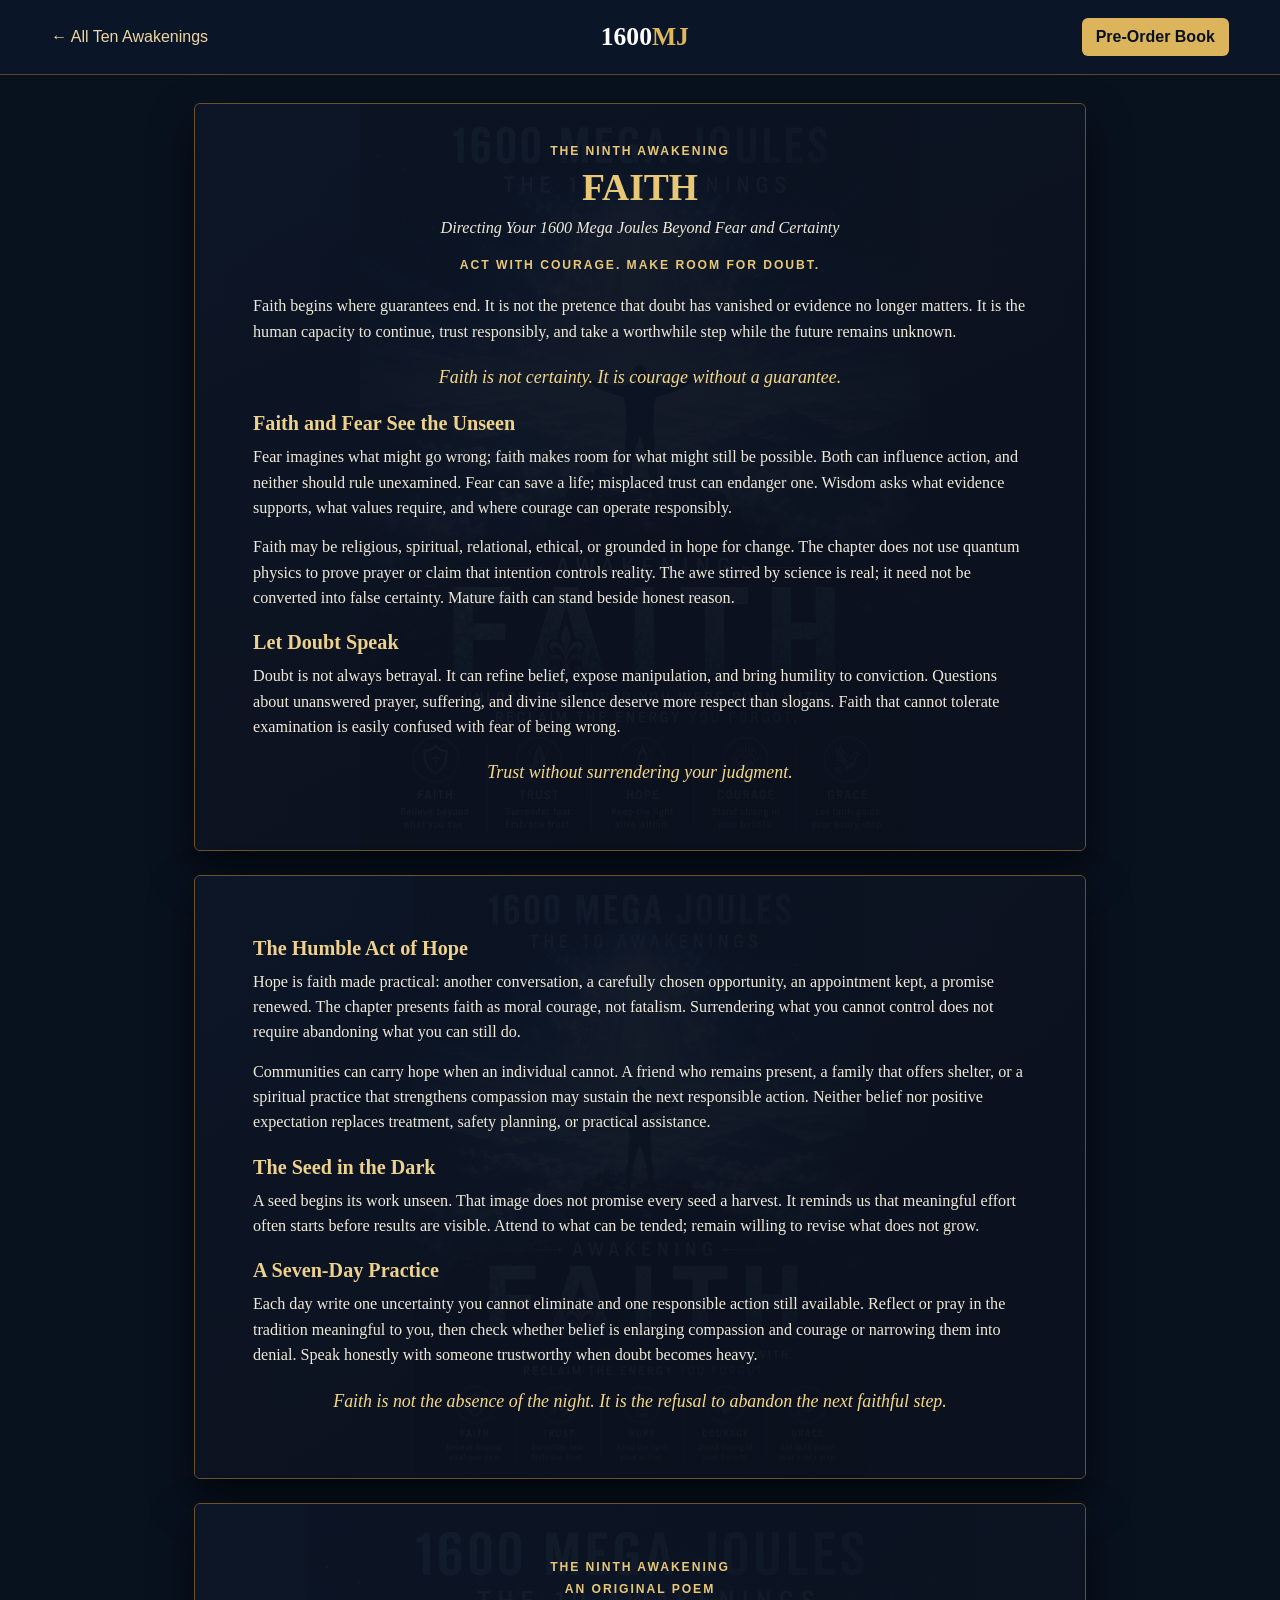
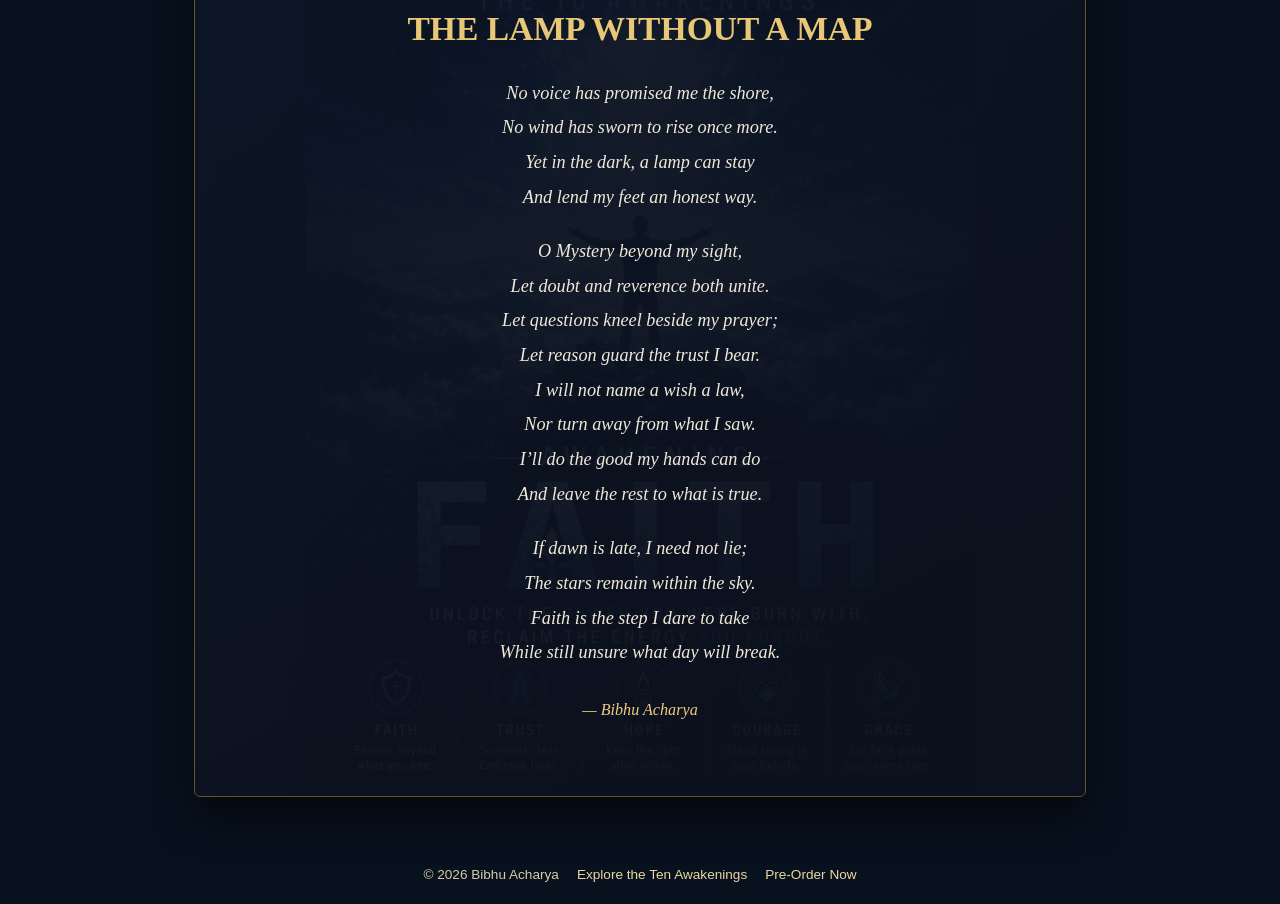
<file: faith.html>
<!doctype html><html lang="en"><head><meta charset="utf-8"><meta name="viewport" content="width=device-width, initial-scale=1"><title>Faith | The Ninth Awakening — 1600 Mega Joules</title><meta name="description" content="A three-page introduction and original poem for the Faith Awakening from 1600 Mega Joules by Bibhu Acharya."><link rel="icon" href="images/favicon.png" type="image/png"><link rel="stylesheet" href="awakening-summaries.css"><style>.page::before{background-image:url("images/faith.png")}</style></head><body><header><a class="back" href="index.html#awakening">← All Ten Awakenings</a><a class="brand" href="index.html">1600<span>MJ</span></a><a class="order" href="https://www.rayanypublishing.com/motivational/1600-mega-joules-by-bibhu-acharya/" target="_blank" rel="noopener noreferrer">Pre-Order Book</a></header><main class="summary"><article class="page"><div class="page-inner"><p class="kicker">THE NINTH AWAKENING</p><h1>FAITH</h1><p class="subtitle">Directing Your 1600 Mega Joules Beyond Fear and Certainty</p><p class="directive">ACT WITH COURAGE. MAKE ROOM FOR DOUBT.</p><p>Faith begins where guarantees end. It is not the pretence that doubt has vanished or evidence no longer matters. It is the human capacity to continue, trust responsibly, and take a worthwhile step while the future remains unknown.</p>
<p class="summary-emphasis">Faith is not certainty. It is courage without a guarantee.</p>
<h2>Faith and Fear See the Unseen</h2>
<p>Fear imagines what might go wrong; faith makes room for what might still be possible. Both can influence action, and neither should rule unexamined. Fear can save a life; misplaced trust can endanger one. Wisdom asks what evidence supports, what values require, and where courage can operate responsibly.</p>
<p>Faith may be religious, spiritual, relational, ethical, or grounded in hope for change. The chapter does not use quantum physics to prove prayer or claim that intention controls reality. The awe stirred by science is real; it need not be converted into false certainty. Mature faith can stand beside honest reason.</p>
<h2>Let Doubt Speak</h2>
<p>Doubt is not always betrayal. It can refine belief, expose manipulation, and bring humility to conviction. Questions about unanswered prayer, suffering, and divine silence deserve more respect than slogans. Faith that cannot tolerate examination is easily confused with fear of being wrong.</p>
<p class="summary-emphasis">Trust without surrendering your judgment.</p>
</div></article><article class="page"><div class="page-inner"><h2>The Humble Act of Hope</h2>
<p>Hope is faith made practical: another conversation, a carefully chosen opportunity, an appointment kept, a promise renewed. The chapter presents faith as moral courage, not fatalism. Surrendering what you cannot control does not require abandoning what you can still do.</p>
<p>Communities can carry hope when an individual cannot. A friend who remains present, a family that offers shelter, or a spiritual practice that strengthens compassion may sustain the next responsible action. Neither belief nor positive expectation replaces treatment, safety planning, or practical assistance.</p>
<h2>The Seed in the Dark</h2>
<p>A seed begins its work unseen. That image does not promise every seed a harvest. It reminds us that meaningful effort often starts before results are visible. Attend to what can be tended; remain willing to revise what does not grow.</p>
<h2>A Seven-Day Practice</h2>
<p>Each day write one uncertainty you cannot eliminate and one responsible action still available. Reflect or pray in the tradition meaningful to you, then check whether belief is enlarging compassion and courage or narrowing them into denial. Speak honestly with someone trustworthy when doubt becomes heavy.</p>
<p class="summary-emphasis">Faith is not the absence of the night. It is the refusal to abandon the next faithful step.</p>
</div></article><article class="page poem-page"><div class="page-inner"><p class="kicker">THE NINTH AWAKENING</p><p class="poem-label">AN ORIGINAL POEM</p><h1>THE LAMP WITHOUT A MAP</h1><div class="poem-verses"><p class="verse">No voice has promised me the shore,</p><p class="verse">No wind has sworn to rise once more.</p><p class="verse">Yet in the dark, a lamp can stay</p><p class="verse">And lend my feet an honest way.</p><div class="verse-spacer"></div><p class="verse">O Mystery beyond my sight,</p><p class="verse">Let doubt and reverence both unite.</p><p class="verse">Let questions kneel beside my prayer;</p><p class="verse">Let reason guard the trust I bear.</p><p class="verse">I will not name a wish a law,</p><p class="verse">Nor turn away from what I saw.</p><p class="verse">I’ll do the good my hands can do</p><p class="verse">And leave the rest to what is true.</p><div class="verse-spacer"></div><p class="verse">If dawn is late, I need not lie;</p><p class="verse">The stars remain within the sky.</p><p class="verse">Faith is the step I dare to take</p><p class="verse">While still unsure what day will break.</p></div><p class="signature">— Bibhu Acharya</p></div></article></main><footer><span>© 2026 Bibhu Acharya</span><a href="index.html#awakening">Explore the Ten Awakenings</a><a href="https://www.rayanypublishing.com/motivational/1600-mega-joules-by-bibhu-acharya/" target="_blank" rel="noopener noreferrer">Pre-Order Now</a></footer></body></html>
</file>
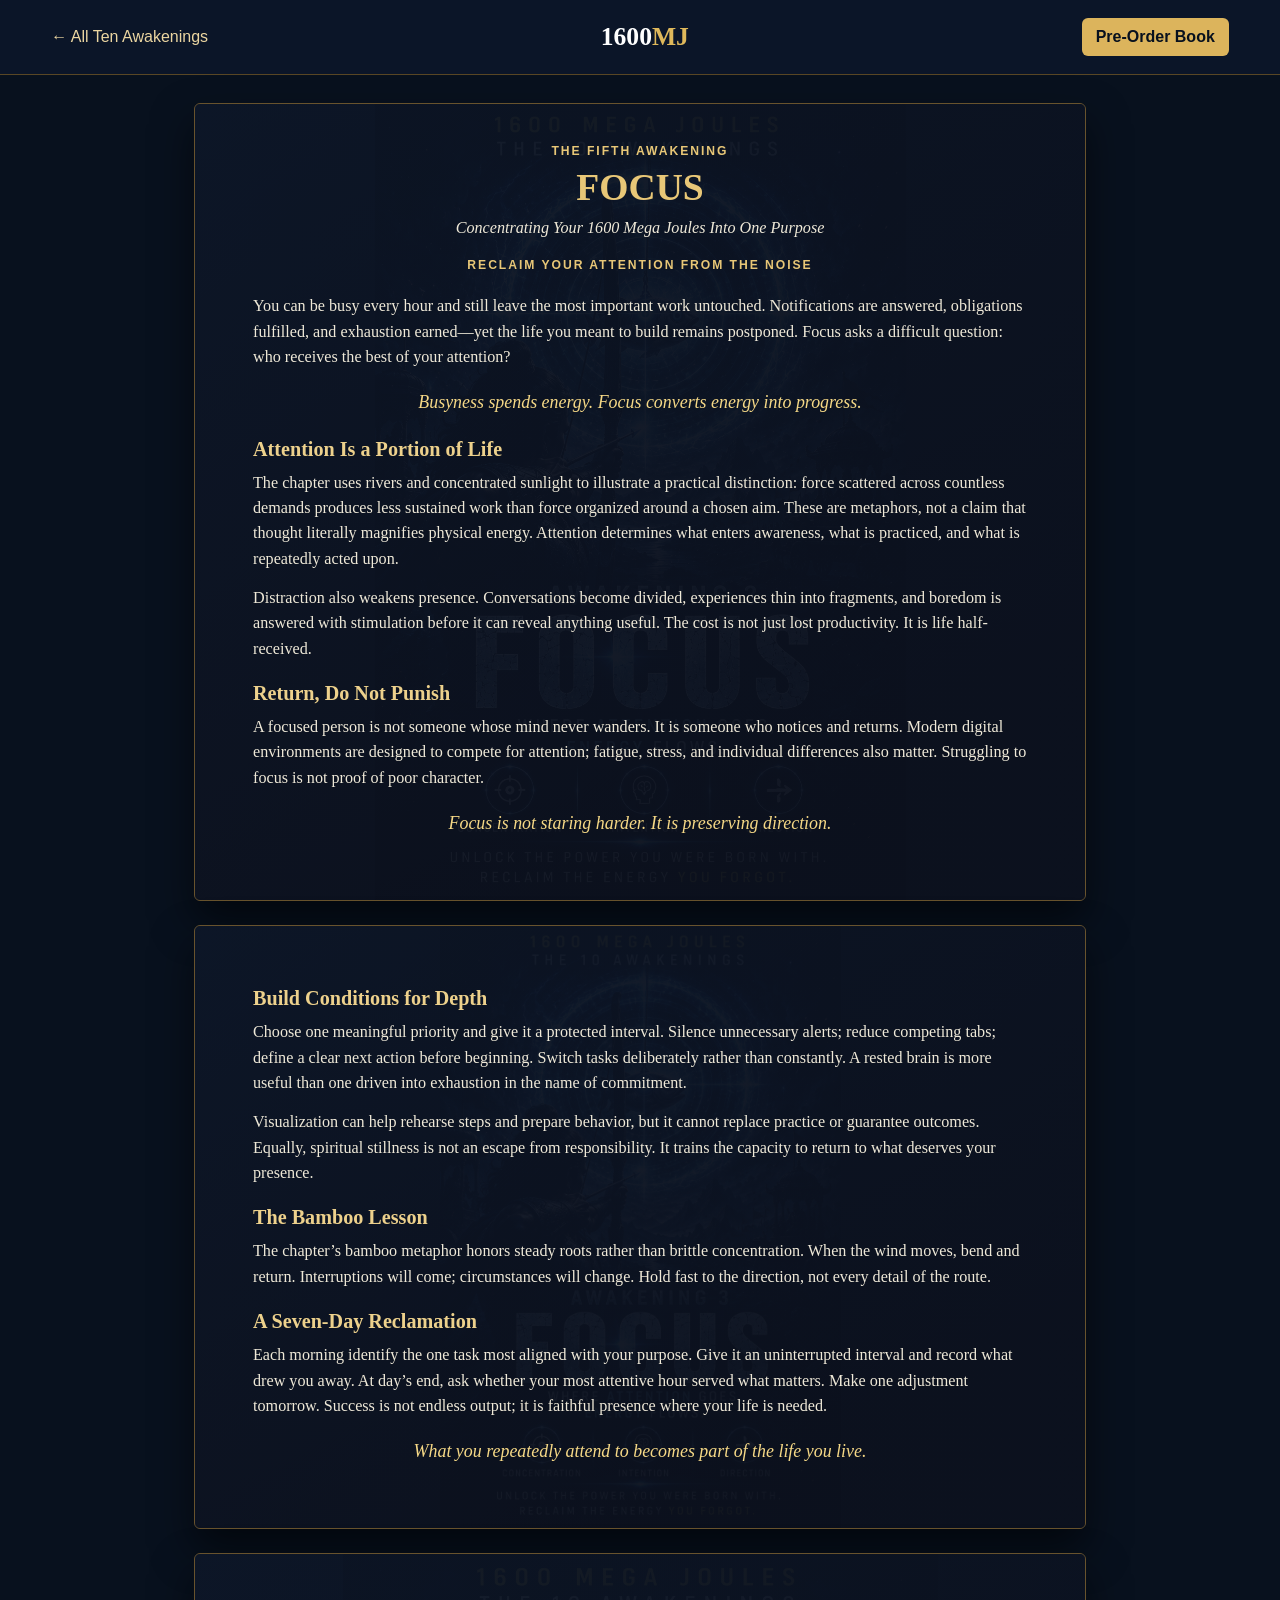
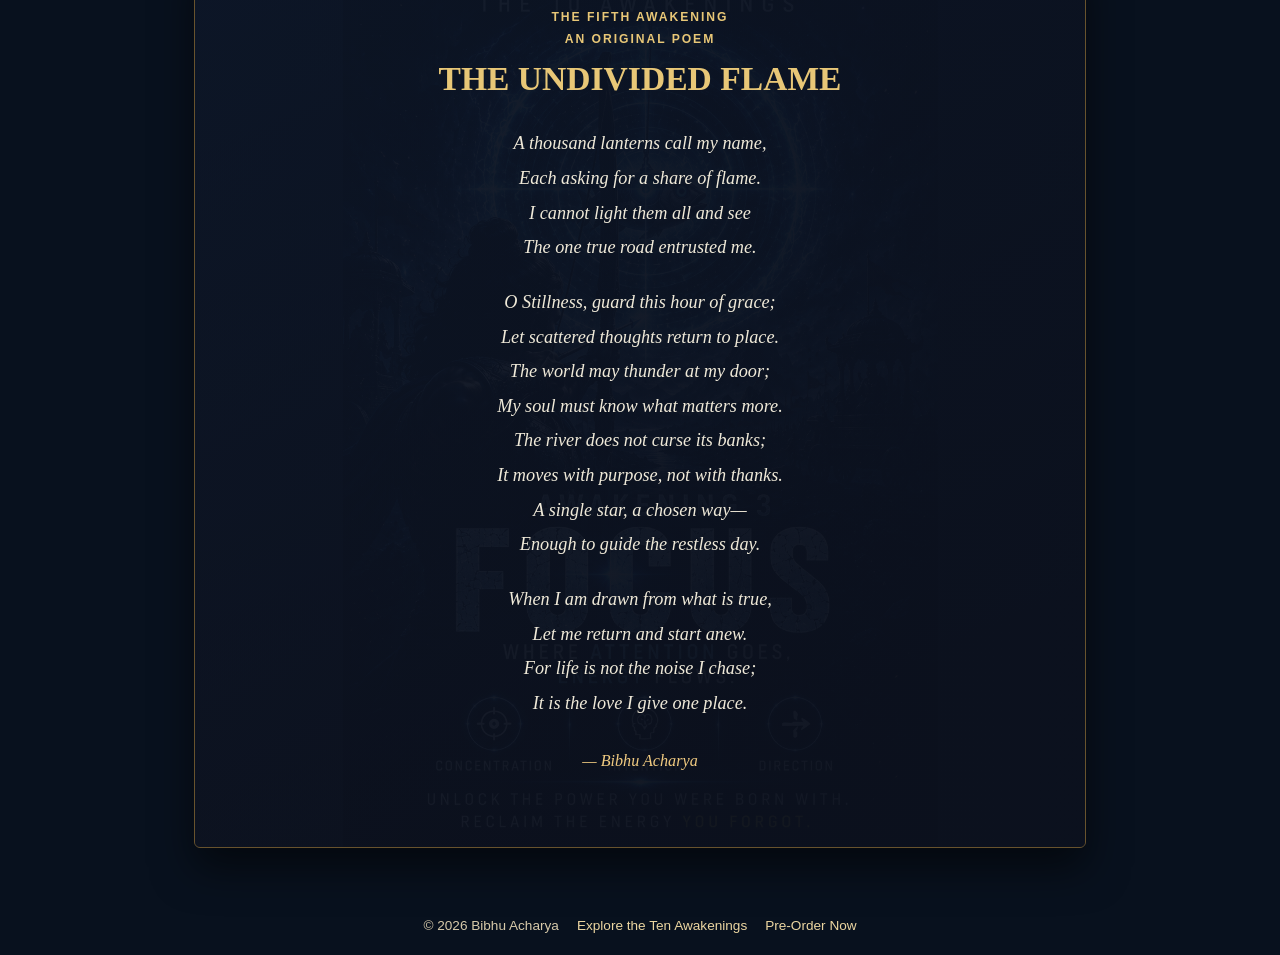
<file: focus.html>
<!doctype html><html lang="en"><head><meta charset="utf-8"><meta name="viewport" content="width=device-width, initial-scale=1"><title>Focus | The Fifth Awakening — 1600 Mega Joules</title><meta name="description" content="A three-page introduction and original poem for the Focus Awakening from 1600 Mega Joules by Bibhu Acharya."><link rel="icon" href="images/favicon.png" type="image/png"><link rel="stylesheet" href="awakening-summaries.css"><style>.page::before{background-image:url("images/focus.png")}</style></head><body><header><a class="back" href="index.html#awakening">← All Ten Awakenings</a><a class="brand" href="index.html">1600<span>MJ</span></a><a class="order" href="https://www.rayanypublishing.com/motivational/1600-mega-joules-by-bibhu-acharya/" target="_blank" rel="noopener noreferrer">Pre-Order Book</a></header><main class="summary"><article class="page"><div class="page-inner"><p class="kicker">THE FIFTH AWAKENING</p><h1>FOCUS</h1><p class="subtitle">Concentrating Your 1600 Mega Joules Into One Purpose</p><p class="directive">RECLAIM YOUR ATTENTION FROM THE NOISE</p><p>You can be busy every hour and still leave the most important work untouched. Notifications are answered, obligations fulfilled, and exhaustion earned—yet the life you meant to build remains postponed. Focus asks a difficult question: who receives the best of your attention?</p>
<p class="summary-emphasis">Busyness spends energy. Focus converts energy into progress.</p>
<h2>Attention Is a Portion of Life</h2>
<p>The chapter uses rivers and concentrated sunlight to illustrate a practical distinction: force scattered across countless demands produces less sustained work than force organized around a chosen aim. These are metaphors, not a claim that thought literally magnifies physical energy. Attention determines what enters awareness, what is practiced, and what is repeatedly acted upon.</p>
<p>Distraction also weakens presence. Conversations become divided, experiences thin into fragments, and boredom is answered with stimulation before it can reveal anything useful. The cost is not just lost productivity. It is life half-received.</p>
<h2>Return, Do Not Punish</h2>
<p>A focused person is not someone whose mind never wanders. It is someone who notices and returns. Modern digital environments are designed to compete for attention; fatigue, stress, and individual differences also matter. Struggling to focus is not proof of poor character.</p>
<p class="summary-emphasis">Focus is not staring harder. It is preserving direction.</p>
</div></article><article class="page"><div class="page-inner"><h2>Build Conditions for Depth</h2>
<p>Choose one meaningful priority and give it a protected interval. Silence unnecessary alerts; reduce competing tabs; define a clear next action before beginning. Switch tasks deliberately rather than constantly. A rested brain is more useful than one driven into exhaustion in the name of commitment.</p>
<p>Visualization can help rehearse steps and prepare behavior, but it cannot replace practice or guarantee outcomes. Equally, spiritual stillness is not an escape from responsibility. It trains the capacity to return to what deserves your presence.</p>
<h2>The Bamboo Lesson</h2>
<p>The chapter’s bamboo metaphor honors steady roots rather than brittle concentration. When the wind moves, bend and return. Interruptions will come; circumstances will change. Hold fast to the direction, not every detail of the route.</p>
<h2>A Seven-Day Reclamation</h2>
<p>Each morning identify the one task most aligned with your purpose. Give it an uninterrupted interval and record what drew you away. At day’s end, ask whether your most attentive hour served what matters. Make one adjustment tomorrow. Success is not endless output; it is faithful presence where your life is needed.</p>
<p class="summary-emphasis">What you repeatedly attend to becomes part of the life you live.</p>
</div></article><article class="page poem-page"><div class="page-inner"><p class="kicker">THE FIFTH AWAKENING</p><p class="poem-label">AN ORIGINAL POEM</p><h1>THE UNDIVIDED FLAME</h1><div class="poem-verses"><p class="verse">A thousand lanterns call my name,</p><p class="verse">Each asking for a share of flame.</p><p class="verse">I cannot light them all and see</p><p class="verse">The one true road entrusted me.</p><div class="verse-spacer"></div><p class="verse">O Stillness, guard this hour of grace;</p><p class="verse">Let scattered thoughts return to place.</p><p class="verse">The world may thunder at my door;</p><p class="verse">My soul must know what matters more.</p><p class="verse">The river does not curse its banks;</p><p class="verse">It moves with purpose, not with thanks.</p><p class="verse">A single star, a chosen way—</p><p class="verse">Enough to guide the restless day.</p><div class="verse-spacer"></div><p class="verse">When I am drawn from what is true,</p><p class="verse">Let me return and start anew.</p><p class="verse">For life is not the noise I chase;</p><p class="verse">It is the love I give one place.</p></div><p class="signature">— Bibhu Acharya</p></div></article></main><footer><span>© 2026 Bibhu Acharya</span><a href="index.html#awakening">Explore the Ten Awakenings</a><a href="https://www.rayanypublishing.com/motivational/1600-mega-joules-by-bibhu-acharya/" target="_blank" rel="noopener noreferrer">Pre-Order Now</a></footer></body></html>
</file>
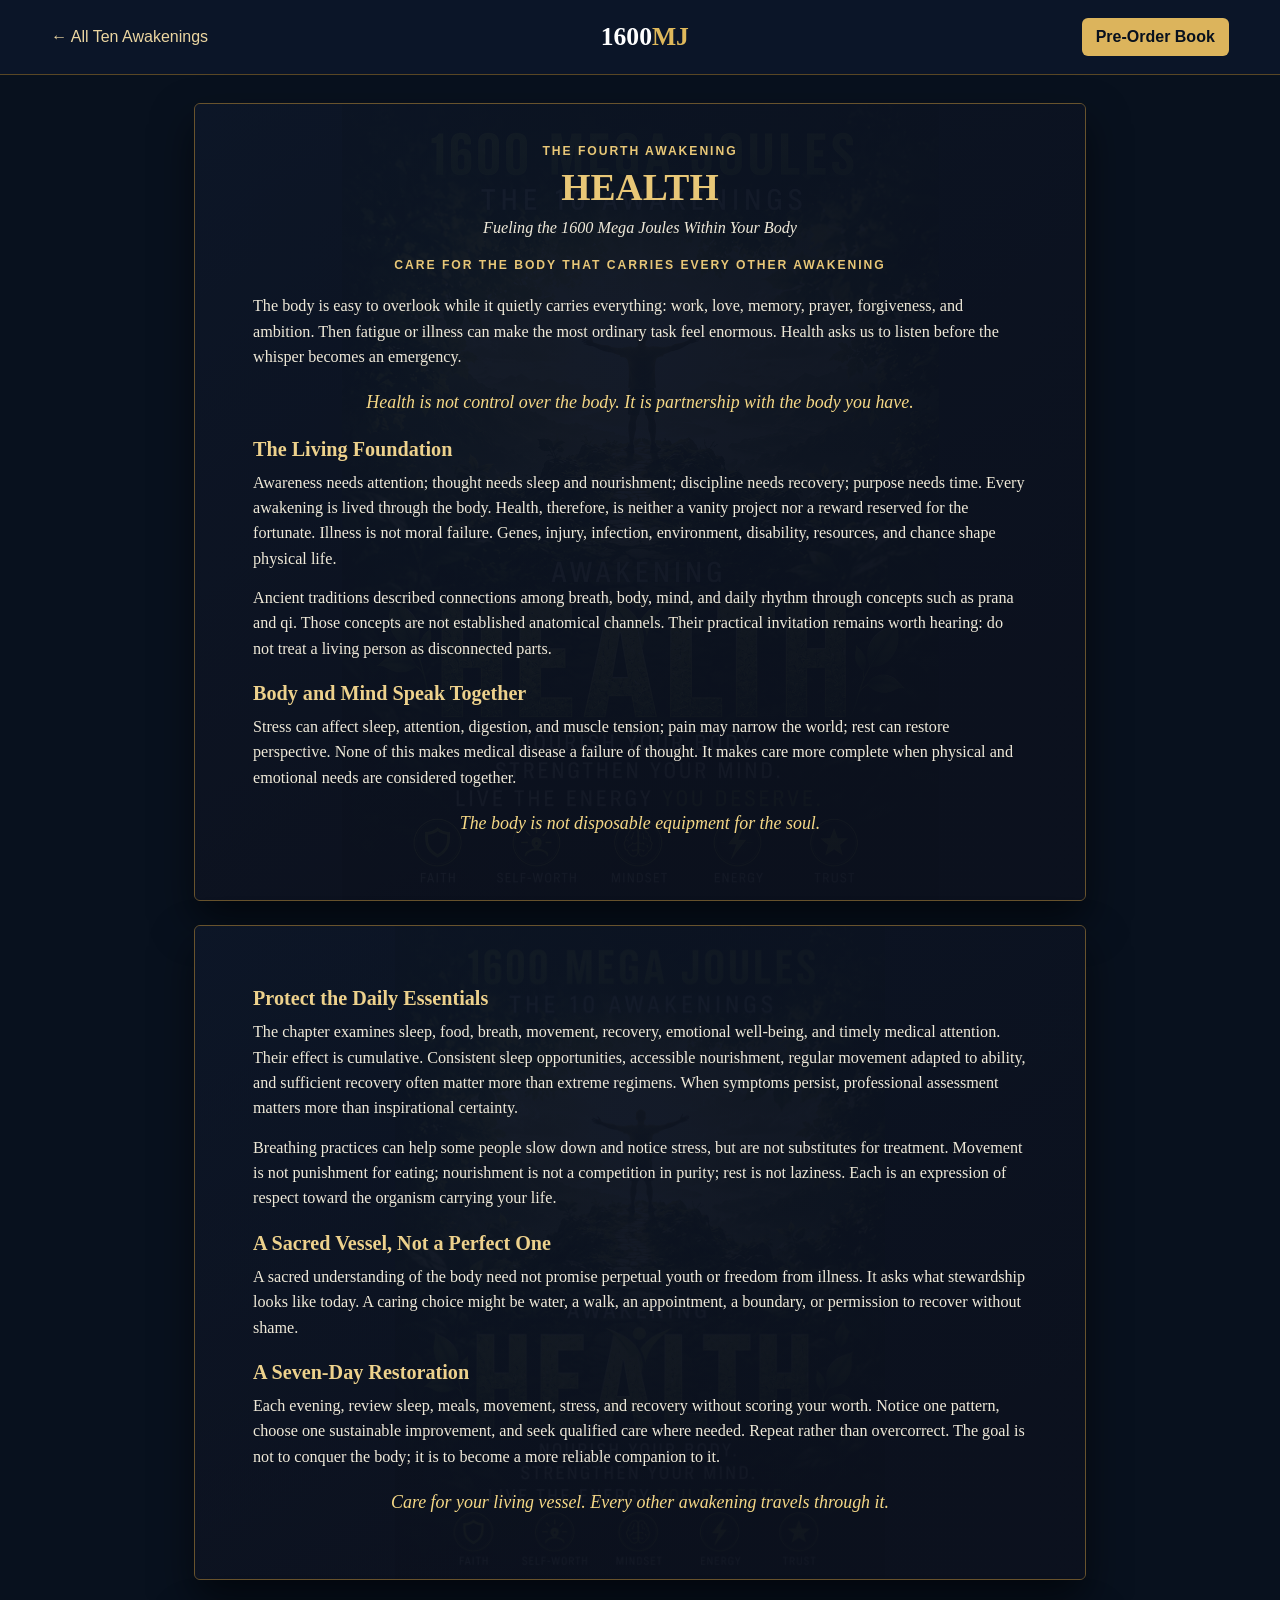
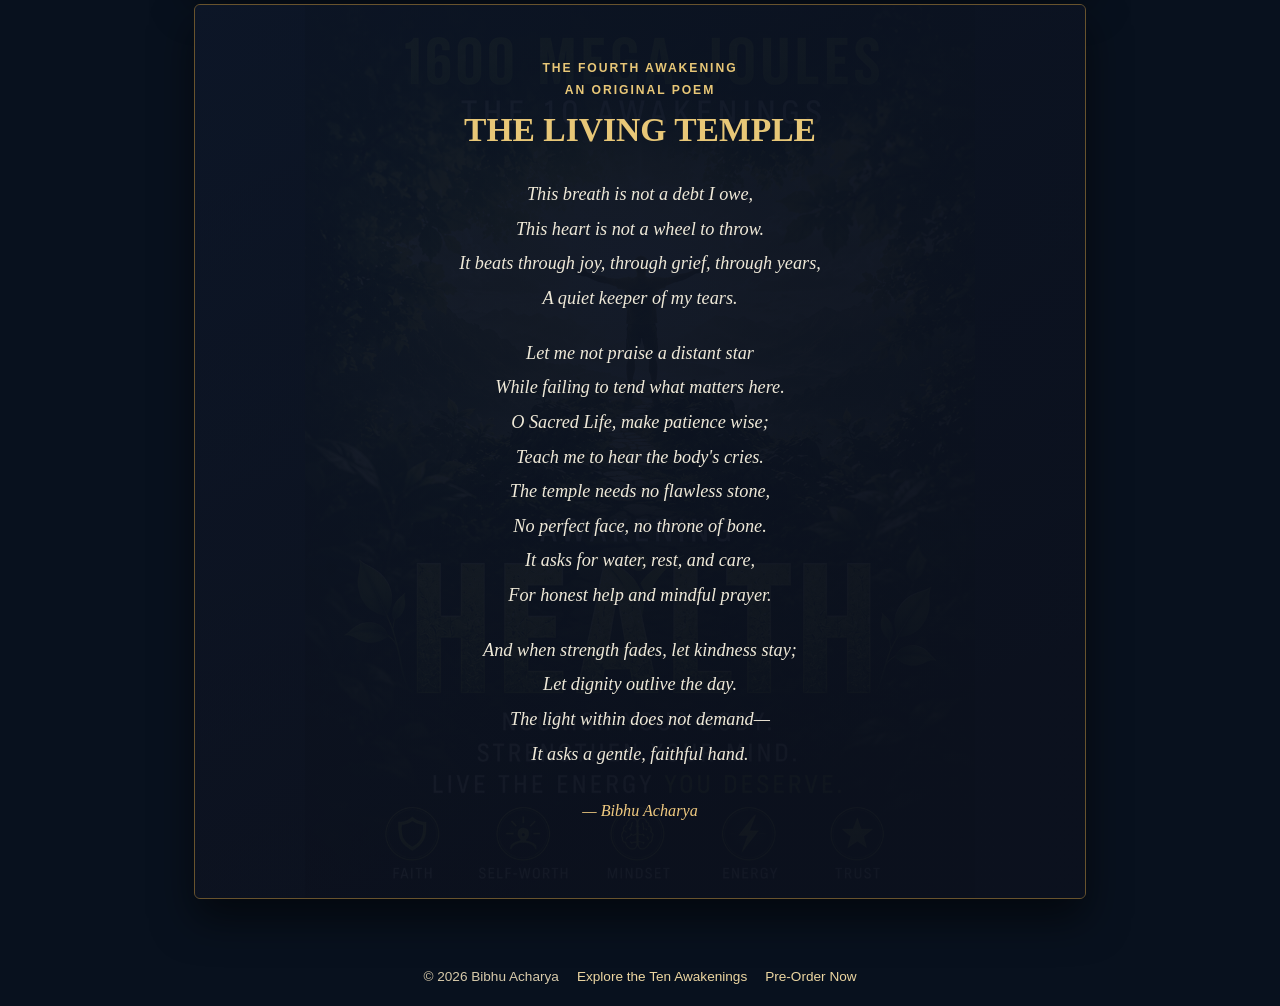
<file: health.html>
<!doctype html><html lang="en"><head><meta charset="utf-8"><meta name="viewport" content="width=device-width, initial-scale=1"><title>Health | The Fourth Awakening — 1600 Mega Joules</title><meta name="description" content="A three-page introduction and original poem for the Health Awakening from 1600 Mega Joules by Bibhu Acharya."><link rel="icon" href="images/favicon.png" type="image/png"><link rel="stylesheet" href="awakening-summaries.css"><style>.page::before{background-image:url("images/health.png")}</style></head><body><header><a class="back" href="index.html#awakening">← All Ten Awakenings</a><a class="brand" href="index.html">1600<span>MJ</span></a><a class="order" href="https://www.rayanypublishing.com/motivational/1600-mega-joules-by-bibhu-acharya/" target="_blank" rel="noopener noreferrer">Pre-Order Book</a></header><main class="summary"><article class="page"><div class="page-inner"><p class="kicker">THE FOURTH AWAKENING</p><h1>HEALTH</h1><p class="subtitle">Fueling the 1600 Mega Joules Within Your Body</p><p class="directive">CARE FOR THE BODY THAT CARRIES EVERY OTHER AWAKENING</p><p>The body is easy to overlook while it quietly carries everything: work, love, memory, prayer, forgiveness, and ambition. Then fatigue or illness can make the most ordinary task feel enormous. Health asks us to listen before the whisper becomes an emergency.</p>
<p class="summary-emphasis">Health is not control over the body. It is partnership with the body you have.</p>
<h2>The Living Foundation</h2>
<p>Awareness needs attention; thought needs sleep and nourishment; discipline needs recovery; purpose needs time. Every awakening is lived through the body. Health, therefore, is neither a vanity project nor a reward reserved for the fortunate. Illness is not moral failure. Genes, injury, infection, environment, disability, resources, and chance shape physical life.</p>
<p>Ancient traditions described connections among breath, body, mind, and daily rhythm through concepts such as prana and qi. Those concepts are not established anatomical channels. Their practical invitation remains worth hearing: do not treat a living person as disconnected parts.</p>
<h2>Body and Mind Speak Together</h2>
<p>Stress can affect sleep, attention, digestion, and muscle tension; pain may narrow the world; rest can restore perspective. None of this makes medical disease a failure of thought. It makes care more complete when physical and emotional needs are considered together.</p>
<p class="summary-emphasis">The body is not disposable equipment for the soul.</p>
</div></article><article class="page"><div class="page-inner"><h2>Protect the Daily Essentials</h2>
<p>The chapter examines sleep, food, breath, movement, recovery, emotional well-being, and timely medical attention. Their effect is cumulative. Consistent sleep opportunities, accessible nourishment, regular movement adapted to ability, and sufficient recovery often matter more than extreme regimens. When symptoms persist, professional assessment matters more than inspirational certainty.</p>
<p>Breathing practices can help some people slow down and notice stress, but are not substitutes for treatment. Movement is not punishment for eating; nourishment is not a competition in purity; rest is not laziness. Each is an expression of respect toward the organism carrying your life.</p>
<h2>A Sacred Vessel, Not a Perfect One</h2>
<p>A sacred understanding of the body need not promise perpetual youth or freedom from illness. It asks what stewardship looks like today. A caring choice might be water, a walk, an appointment, a boundary, or permission to recover without shame.</p>
<h2>A Seven-Day Restoration</h2>
<p>Each evening, review sleep, meals, movement, stress, and recovery without scoring your worth. Notice one pattern, choose one sustainable improvement, and seek qualified care where needed. Repeat rather than overcorrect. The goal is not to conquer the body; it is to become a more reliable companion to it.</p>
<p class="summary-emphasis">Care for your living vessel. Every other awakening travels through it.</p>
</div></article><article class="page poem-page"><div class="page-inner"><p class="kicker">THE FOURTH AWAKENING</p><p class="poem-label">AN ORIGINAL POEM</p><h1>THE LIVING TEMPLE</h1><div class="poem-verses"><p class="verse">This breath is not a debt I owe,</p><p class="verse">This heart is not a wheel to throw.</p><p class="verse">It beats through joy, through grief, through years,</p><p class="verse">A quiet keeper of my tears.</p><div class="verse-spacer"></div><p class="verse">Let me not praise a distant star</p><p class="verse">While failing to tend what matters here.</p><p class="verse">O Sacred Life, make patience wise;</p><p class="verse">Teach me to hear the body&#x27;s cries.</p><p class="verse">The temple needs no flawless stone,</p><p class="verse">No perfect face, no throne of bone.</p><p class="verse">It asks for water, rest, and care,</p><p class="verse">For honest help and mindful prayer.</p><div class="verse-spacer"></div><p class="verse">And when strength fades, let kindness stay;</p><p class="verse">Let dignity outlive the day.</p><p class="verse">The light within does not demand—</p><p class="verse">It asks a gentle, faithful hand.</p></div><p class="signature">— Bibhu Acharya</p></div></article></main><footer><span>© 2026 Bibhu Acharya</span><a href="index.html#awakening">Explore the Ten Awakenings</a><a href="https://www.rayanypublishing.com/motivational/1600-mega-joules-by-bibhu-acharya/" target="_blank" rel="noopener noreferrer">Pre-Order Now</a></footer></body></html>
</file>
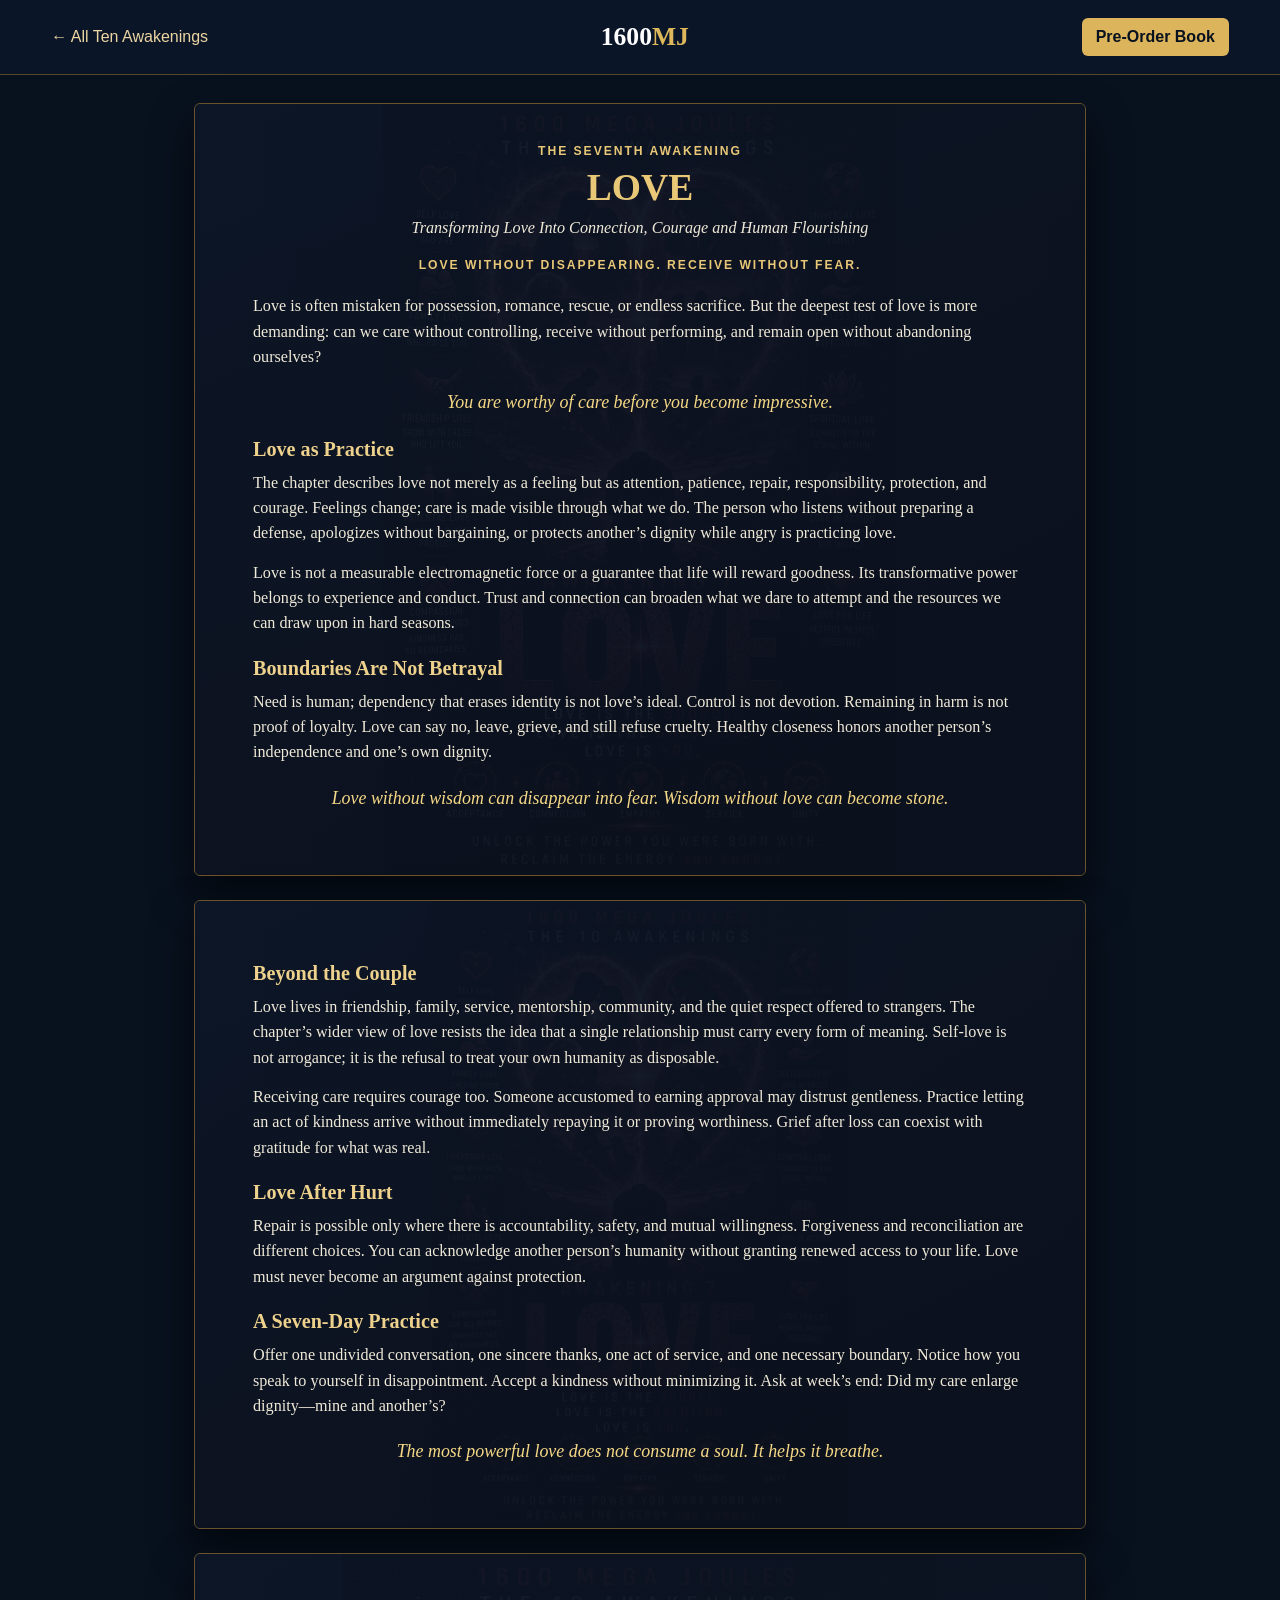
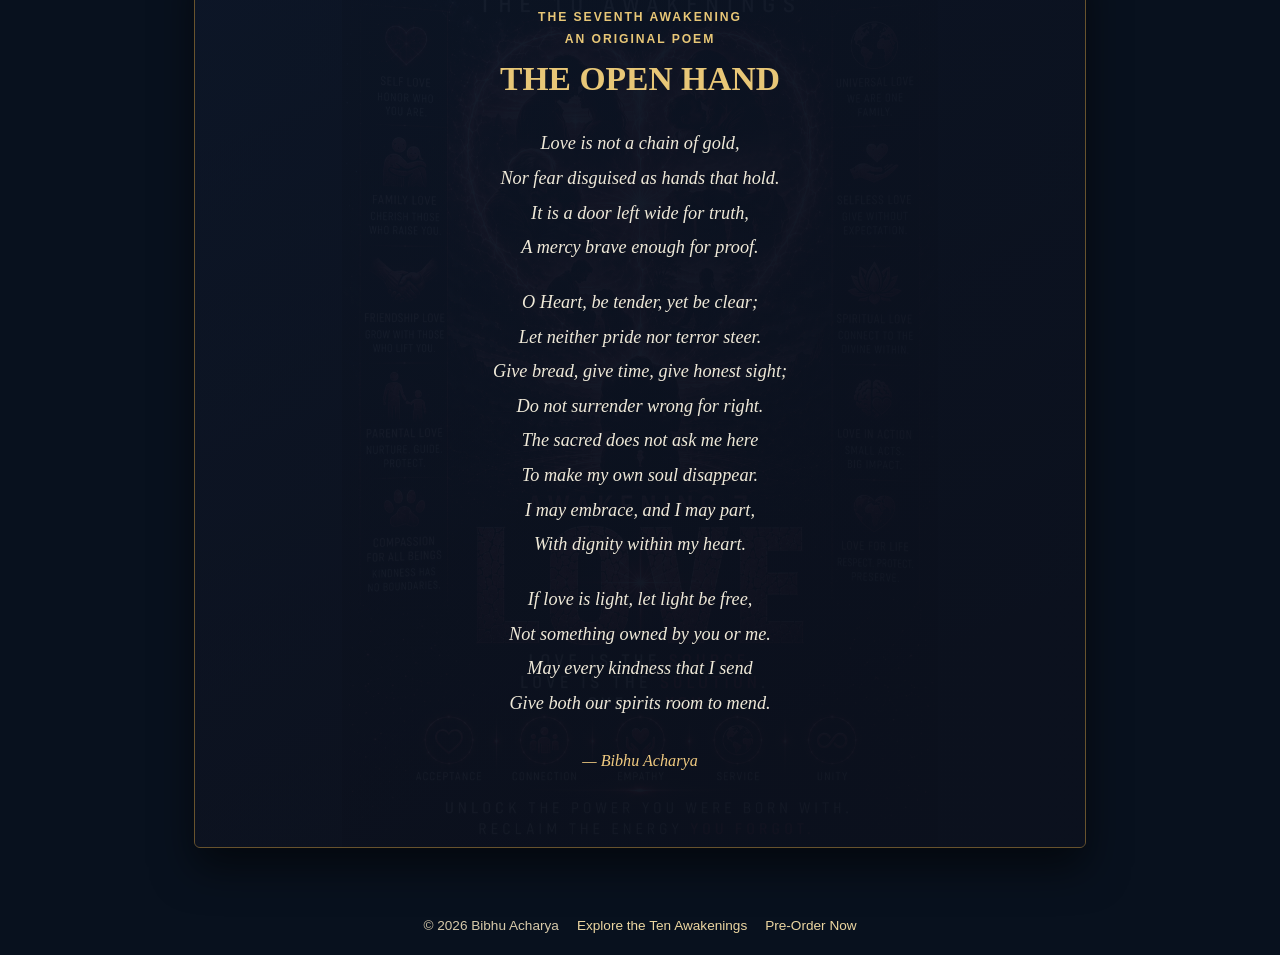
<file: love.html>
<!doctype html><html lang="en"><head><meta charset="utf-8"><meta name="viewport" content="width=device-width, initial-scale=1"><title>Love | The Seventh Awakening — 1600 Mega Joules</title><meta name="description" content="A three-page introduction and original poem for the Love Awakening from 1600 Mega Joules by Bibhu Acharya."><link rel="icon" href="images/favicon.png" type="image/png"><link rel="stylesheet" href="awakening-summaries.css"><style>.page::before{background-image:url("images/love.png")}</style></head><body><header><a class="back" href="index.html#awakening">← All Ten Awakenings</a><a class="brand" href="index.html">1600<span>MJ</span></a><a class="order" href="https://www.rayanypublishing.com/motivational/1600-mega-joules-by-bibhu-acharya/" target="_blank" rel="noopener noreferrer">Pre-Order Book</a></header><main class="summary"><article class="page"><div class="page-inner"><p class="kicker">THE SEVENTH AWAKENING</p><h1>LOVE</h1><p class="subtitle">Transforming Love Into Connection, Courage and Human Flourishing</p><p class="directive">LOVE WITHOUT DISAPPEARING. RECEIVE WITHOUT FEAR.</p><p>Love is often mistaken for possession, romance, rescue, or endless sacrifice. But the deepest test of love is more demanding: can we care without controlling, receive without performing, and remain open without abandoning ourselves?</p>
<p class="summary-emphasis">You are worthy of care before you become impressive.</p>
<h2>Love as Practice</h2>
<p>The chapter describes love not merely as a feeling but as attention, patience, repair, responsibility, protection, and courage. Feelings change; care is made visible through what we do. The person who listens without preparing a defense, apologizes without bargaining, or protects another’s dignity while angry is practicing love.</p>
<p>Love is not a measurable electromagnetic force or a guarantee that life will reward goodness. Its transformative power belongs to experience and conduct. Trust and connection can broaden what we dare to attempt and the resources we can draw upon in hard seasons.</p>
<h2>Boundaries Are Not Betrayal</h2>
<p>Need is human; dependency that erases identity is not love’s ideal. Control is not devotion. Remaining in harm is not proof of loyalty. Love can say no, leave, grieve, and still refuse cruelty. Healthy closeness honors another person’s independence and one’s own dignity.</p>
<p class="summary-emphasis">Love without wisdom can disappear into fear. Wisdom without love can become stone.</p>
</div></article><article class="page"><div class="page-inner"><h2>Beyond the Couple</h2>
<p>Love lives in friendship, family, service, mentorship, community, and the quiet respect offered to strangers. The chapter’s wider view of love resists the idea that a single relationship must carry every form of meaning. Self-love is not arrogance; it is the refusal to treat your own humanity as disposable.</p>
<p>Receiving care requires courage too. Someone accustomed to earning approval may distrust gentleness. Practice letting an act of kindness arrive without immediately repaying it or proving worthiness. Grief after loss can coexist with gratitude for what was real.</p>
<h2>Love After Hurt</h2>
<p>Repair is possible only where there is accountability, safety, and mutual willingness. Forgiveness and reconciliation are different choices. You can acknowledge another person’s humanity without granting renewed access to your life. Love must never become an argument against protection.</p>
<h2>A Seven-Day Practice</h2>
<p>Offer one undivided conversation, one sincere thanks, one act of service, and one necessary boundary. Notice how you speak to yourself in disappointment. Accept a kindness without minimizing it. Ask at week’s end: Did my care enlarge dignity—mine and another’s?</p>
<p class="summary-emphasis">The most powerful love does not consume a soul. It helps it breathe.</p>
</div></article><article class="page poem-page"><div class="page-inner"><p class="kicker">THE SEVENTH AWAKENING</p><p class="poem-label">AN ORIGINAL POEM</p><h1>THE OPEN HAND</h1><div class="poem-verses"><p class="verse">Love is not a chain of gold,</p><p class="verse">Nor fear disguised as hands that hold.</p><p class="verse">It is a door left wide for truth,</p><p class="verse">A mercy brave enough for proof.</p><div class="verse-spacer"></div><p class="verse">O Heart, be tender, yet be clear;</p><p class="verse">Let neither pride nor terror steer.</p><p class="verse">Give bread, give time, give honest sight;</p><p class="verse">Do not surrender wrong for right.</p><p class="verse">The sacred does not ask me here</p><p class="verse">To make my own soul disappear.</p><p class="verse">I may embrace, and I may part,</p><p class="verse">With dignity within my heart.</p><div class="verse-spacer"></div><p class="verse">If love is light, let light be free,</p><p class="verse">Not something owned by you or me.</p><p class="verse">May every kindness that I send</p><p class="verse">Give both our spirits room to mend.</p></div><p class="signature">— Bibhu Acharya</p></div></article></main><footer><span>© 2026 Bibhu Acharya</span><a href="index.html#awakening">Explore the Ten Awakenings</a><a href="https://www.rayanypublishing.com/motivational/1600-mega-joules-by-bibhu-acharya/" target="_blank" rel="noopener noreferrer">Pre-Order Now</a></footer></body></html>
</file>
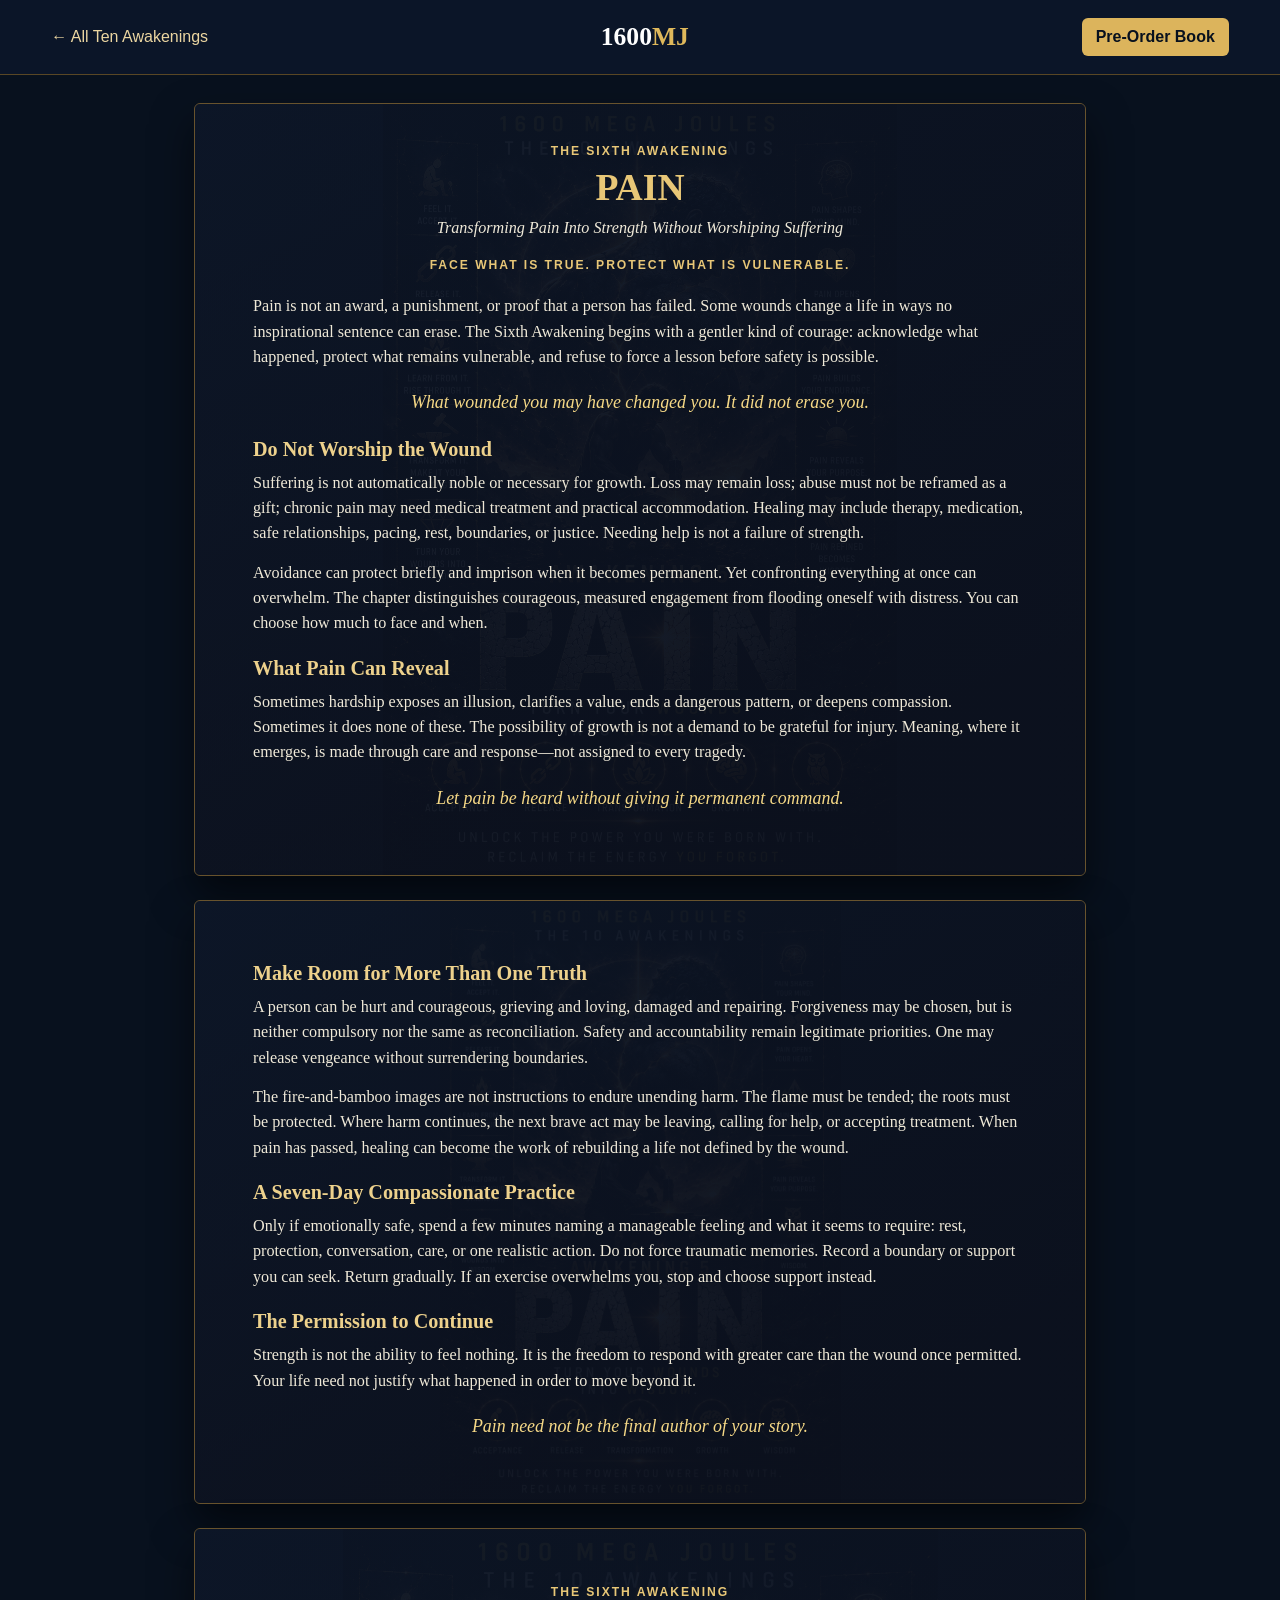
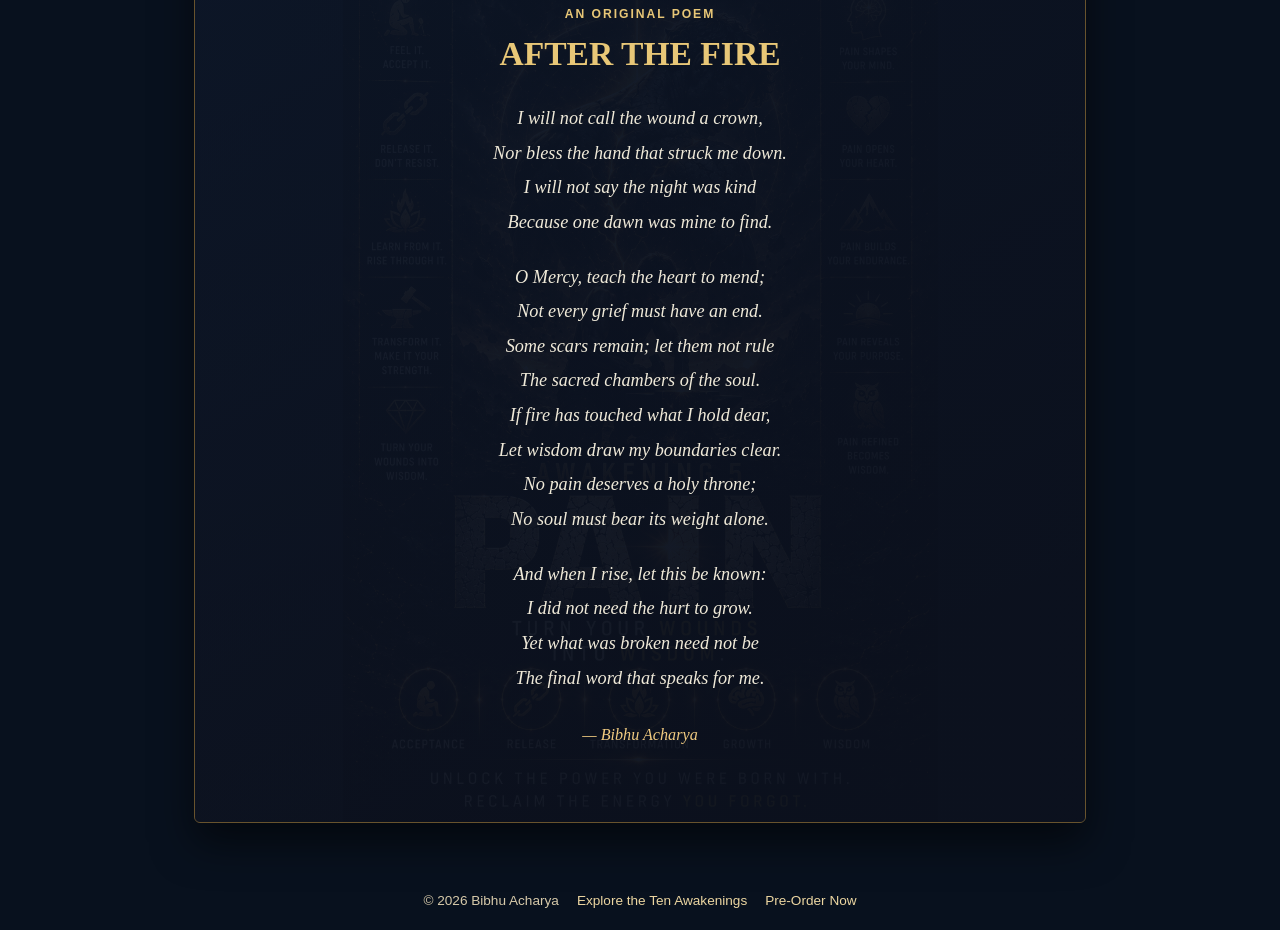
<file: pain.html>
<!doctype html><html lang="en"><head><meta charset="utf-8"><meta name="viewport" content="width=device-width, initial-scale=1"><title>Pain | The Sixth Awakening — 1600 Mega Joules</title><meta name="description" content="A three-page introduction and original poem for the Pain Awakening from 1600 Mega Joules by Bibhu Acharya."><link rel="icon" href="images/favicon.png" type="image/png"><link rel="stylesheet" href="awakening-summaries.css"><style>.page::before{background-image:url("images/pain.png")}</style></head><body><header><a class="back" href="index.html#awakening">← All Ten Awakenings</a><a class="brand" href="index.html">1600<span>MJ</span></a><a class="order" href="https://www.rayanypublishing.com/motivational/1600-mega-joules-by-bibhu-acharya/" target="_blank" rel="noopener noreferrer">Pre-Order Book</a></header><main class="summary"><article class="page"><div class="page-inner"><p class="kicker">THE SIXTH AWAKENING</p><h1>PAIN</h1><p class="subtitle">Transforming Pain Into Strength Without Worshiping Suffering</p><p class="directive">FACE WHAT IS TRUE. PROTECT WHAT IS VULNERABLE.</p><p>Pain is not an award, a punishment, or proof that a person has failed. Some wounds change a life in ways no inspirational sentence can erase. The Sixth Awakening begins with a gentler kind of courage: acknowledge what happened, protect what remains vulnerable, and refuse to force a lesson before safety is possible.</p>
<p class="summary-emphasis">What wounded you may have changed you. It did not erase you.</p>
<h2>Do Not Worship the Wound</h2>
<p>Suffering is not automatically noble or necessary for growth. Loss may remain loss; abuse must not be reframed as a gift; chronic pain may need medical treatment and practical accommodation. Healing may include therapy, medication, safe relationships, pacing, rest, boundaries, or justice. Needing help is not a failure of strength.</p>
<p>Avoidance can protect briefly and imprison when it becomes permanent. Yet confronting everything at once can overwhelm. The chapter distinguishes courageous, measured engagement from flooding oneself with distress. You can choose how much to face and when.</p>
<h2>What Pain Can Reveal</h2>
<p>Sometimes hardship exposes an illusion, clarifies a value, ends a dangerous pattern, or deepens compassion. Sometimes it does none of these. The possibility of growth is not a demand to be grateful for injury. Meaning, where it emerges, is made through care and response—not assigned to every tragedy.</p>
<p class="summary-emphasis">Let pain be heard without giving it permanent command.</p>
</div></article><article class="page"><div class="page-inner"><h2>Make Room for More Than One Truth</h2>
<p>A person can be hurt and courageous, grieving and loving, damaged and repairing. Forgiveness may be chosen, but is neither compulsory nor the same as reconciliation. Safety and accountability remain legitimate priorities. One may release vengeance without surrendering boundaries.</p>
<p>The fire-and-bamboo images are not instructions to endure unending harm. The flame must be tended; the roots must be protected. Where harm continues, the next brave act may be leaving, calling for help, or accepting treatment. When pain has passed, healing can become the work of rebuilding a life not defined by the wound.</p>
<h2>A Seven-Day Compassionate Practice</h2>
<p>Only if emotionally safe, spend a few minutes naming a manageable feeling and what it seems to require: rest, protection, conversation, care, or one realistic action. Do not force traumatic memories. Record a boundary or support you can seek. Return gradually. If an exercise overwhelms you, stop and choose support instead.</p>
<h2>The Permission to Continue</h2>
<p>Strength is not the ability to feel nothing. It is the freedom to respond with greater care than the wound once permitted. Your life need not justify what happened in order to move beyond it.</p>
<p class="summary-emphasis">Pain need not be the final author of your story.</p>
</div></article><article class="page poem-page"><div class="page-inner"><p class="kicker">THE SIXTH AWAKENING</p><p class="poem-label">AN ORIGINAL POEM</p><h1>AFTER THE FIRE</h1><div class="poem-verses"><p class="verse">I will not call the wound a crown,</p><p class="verse">Nor bless the hand that struck me down.</p><p class="verse">I will not say the night was kind</p><p class="verse">Because one dawn was mine to find.</p><div class="verse-spacer"></div><p class="verse">O Mercy, teach the heart to mend;</p><p class="verse">Not every grief must have an end.</p><p class="verse">Some scars remain; let them not rule</p><p class="verse">The sacred chambers of the soul.</p><p class="verse">If fire has touched what I hold dear,</p><p class="verse">Let wisdom draw my boundaries clear.</p><p class="verse">No pain deserves a holy throne;</p><p class="verse">No soul must bear its weight alone.</p><div class="verse-spacer"></div><p class="verse">And when I rise, let this be known:</p><p class="verse">I did not need the hurt to grow.</p><p class="verse">Yet what was broken need not be</p><p class="verse">The final word that speaks for me.</p></div><p class="signature">— Bibhu Acharya</p></div></article></main><footer><span>© 2026 Bibhu Acharya</span><a href="index.html#awakening">Explore the Ten Awakenings</a><a href="https://www.rayanypublishing.com/motivational/1600-mega-joules-by-bibhu-acharya/" target="_blank" rel="noopener noreferrer">Pre-Order Now</a></footer></body></html>
</file>
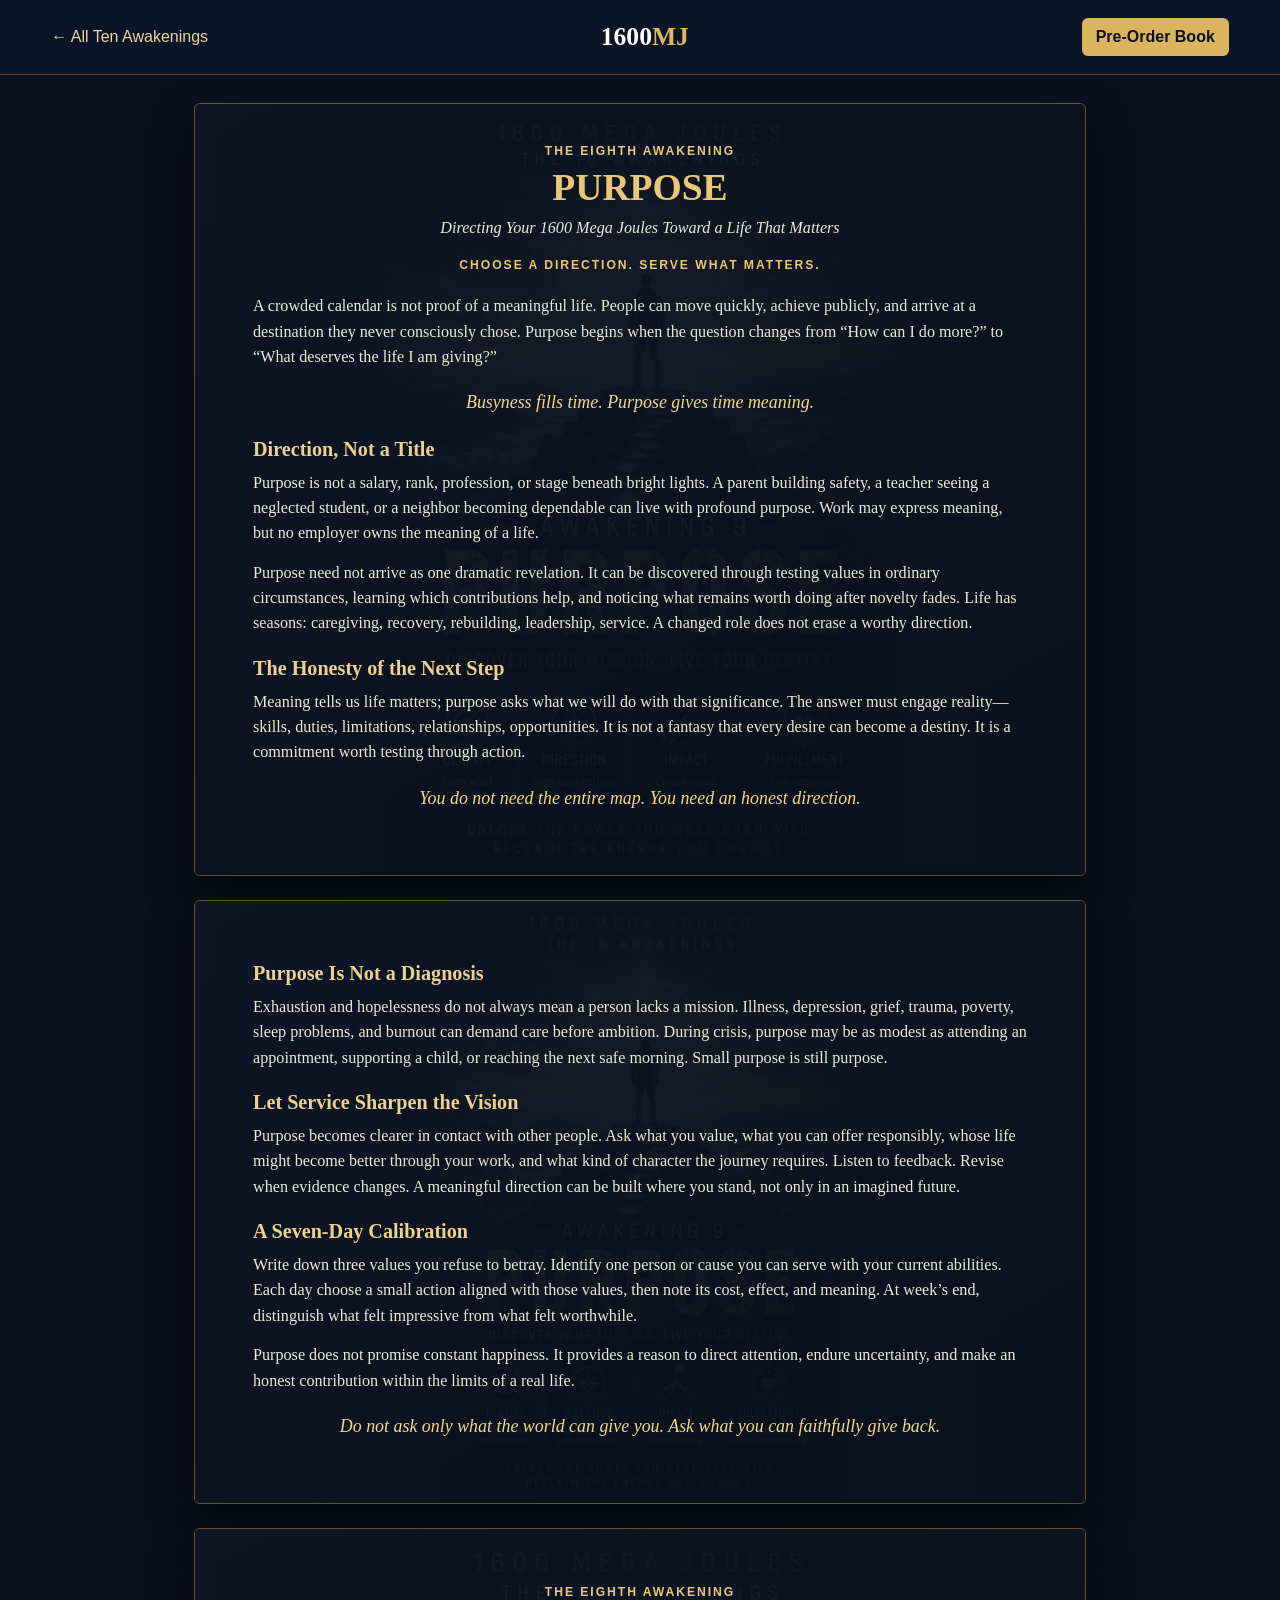
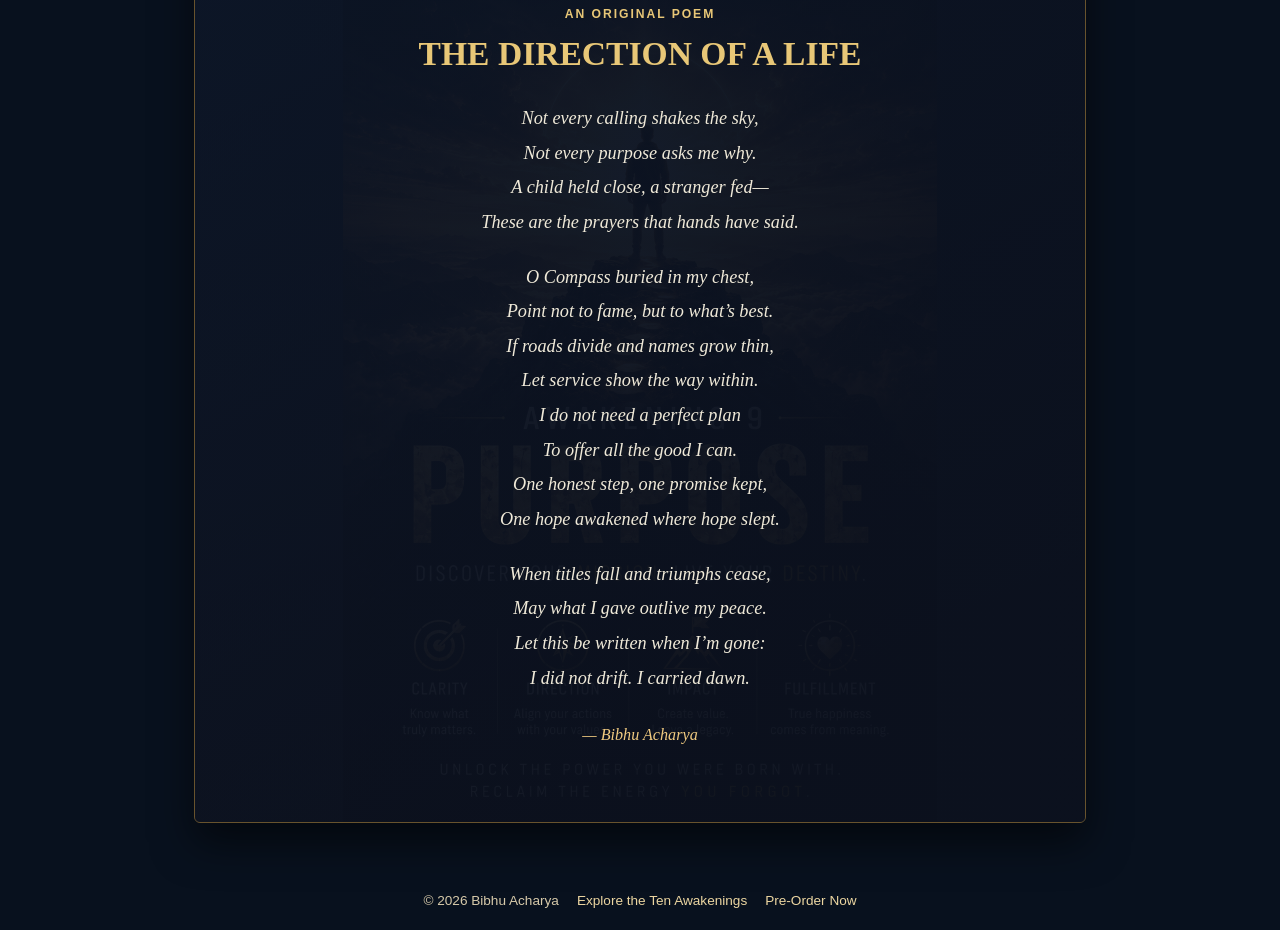
<file: purpose.html>
<!doctype html><html lang="en"><head><meta charset="utf-8"><meta name="viewport" content="width=device-width, initial-scale=1"><title>Purpose | The Eighth Awakening — 1600 Mega Joules</title><meta name="description" content="A three-page introduction and original poem for the Purpose Awakening from 1600 Mega Joules by Bibhu Acharya."><link rel="icon" href="images/favicon.png" type="image/png"><link rel="stylesheet" href="awakening-summaries.css"><style>.page::before{background-image:url("images/purpose.png")}</style></head><body><header><a class="back" href="index.html#awakening">← All Ten Awakenings</a><a class="brand" href="index.html">1600<span>MJ</span></a><a class="order" href="https://www.rayanypublishing.com/motivational/1600-mega-joules-by-bibhu-acharya/" target="_blank" rel="noopener noreferrer">Pre-Order Book</a></header><main class="summary"><article class="page"><div class="page-inner"><p class="kicker">THE EIGHTH AWAKENING</p><h1>PURPOSE</h1><p class="subtitle">Directing Your 1600 Mega Joules Toward a Life That Matters</p><p class="directive">CHOOSE A DIRECTION. SERVE WHAT MATTERS.</p><p>A crowded calendar is not proof of a meaningful life. People can move quickly, achieve publicly, and arrive at a destination they never consciously chose. Purpose begins when the question changes from “How can I do more?” to “What deserves the life I am giving?”</p>
<p class="summary-emphasis">Busyness fills time. Purpose gives time meaning.</p>
<h2>Direction, Not a Title</h2>
<p>Purpose is not a salary, rank, profession, or stage beneath bright lights. A parent building safety, a teacher seeing a neglected student, or a neighbor becoming dependable can live with profound purpose. Work may express meaning, but no employer owns the meaning of a life.</p>
<p>Purpose need not arrive as one dramatic revelation. It can be discovered through testing values in ordinary circumstances, learning which contributions help, and noticing what remains worth doing after novelty fades. Life has seasons: caregiving, recovery, rebuilding, leadership, service. A changed role does not erase a worthy direction.</p>
<h2>The Honesty of the Next Step</h2>
<p>Meaning tells us life matters; purpose asks what we will do with that significance. The answer must engage reality—skills, duties, limitations, relationships, opportunities. It is not a fantasy that every desire can become a destiny. It is a commitment worth testing through action.</p>
<p class="summary-emphasis">You do not need the entire map. You need an honest direction.</p>
</div></article><article class="page"><div class="page-inner"><h2>Purpose Is Not a Diagnosis</h2>
<p>Exhaustion and hopelessness do not always mean a person lacks a mission. Illness, depression, grief, trauma, poverty, sleep problems, and burnout can demand care before ambition. During crisis, purpose may be as modest as attending an appointment, supporting a child, or reaching the next safe morning. Small purpose is still purpose.</p>
<h2>Let Service Sharpen the Vision</h2>
<p>Purpose becomes clearer in contact with other people. Ask what you value, what you can offer responsibly, whose life might become better through your work, and what kind of character the journey requires. Listen to feedback. Revise when evidence changes. A meaningful direction can be built where you stand, not only in an imagined future.</p>
<h2>A Seven-Day Calibration</h2>
<p>Write down three values you refuse to betray. Identify one person or cause you can serve with your current abilities. Each day choose a small action aligned with those values, then note its cost, effect, and meaning. At week’s end, distinguish what felt impressive from what felt worthwhile.</p>
<p>Purpose does not promise constant happiness. It provides a reason to direct attention, endure uncertainty, and make an honest contribution within the limits of a real life.</p>
<p class="summary-emphasis">Do not ask only what the world can give you. Ask what you can faithfully give back.</p>
</div></article><article class="page poem-page"><div class="page-inner"><p class="kicker">THE EIGHTH AWAKENING</p><p class="poem-label">AN ORIGINAL POEM</p><h1>THE DIRECTION OF A LIFE</h1><div class="poem-verses"><p class="verse">Not every calling shakes the sky,</p><p class="verse">Not every purpose asks me why.</p><p class="verse">A child held close, a stranger fed—</p><p class="verse">These are the prayers that hands have said.</p><div class="verse-spacer"></div><p class="verse">O Compass buried in my chest,</p><p class="verse">Point not to fame, but to what’s best.</p><p class="verse">If roads divide and names grow thin,</p><p class="verse">Let service show the way within.</p><p class="verse">I do not need a perfect plan</p><p class="verse">To offer all the good I can.</p><p class="verse">One honest step, one promise kept,</p><p class="verse">One hope awakened where hope slept.</p><div class="verse-spacer"></div><p class="verse">When titles fall and triumphs cease,</p><p class="verse">May what I gave outlive my peace.</p><p class="verse">Let this be written when I’m gone:</p><p class="verse">I did not drift. I carried dawn.</p></div><p class="signature">— Bibhu Acharya</p></div></article></main><footer><span>© 2026 Bibhu Acharya</span><a href="index.html#awakening">Explore the Ten Awakenings</a><a href="https://www.rayanypublishing.com/motivational/1600-mega-joules-by-bibhu-acharya/" target="_blank" rel="noopener noreferrer">Pre-Order Now</a></footer></body></html>
</file>
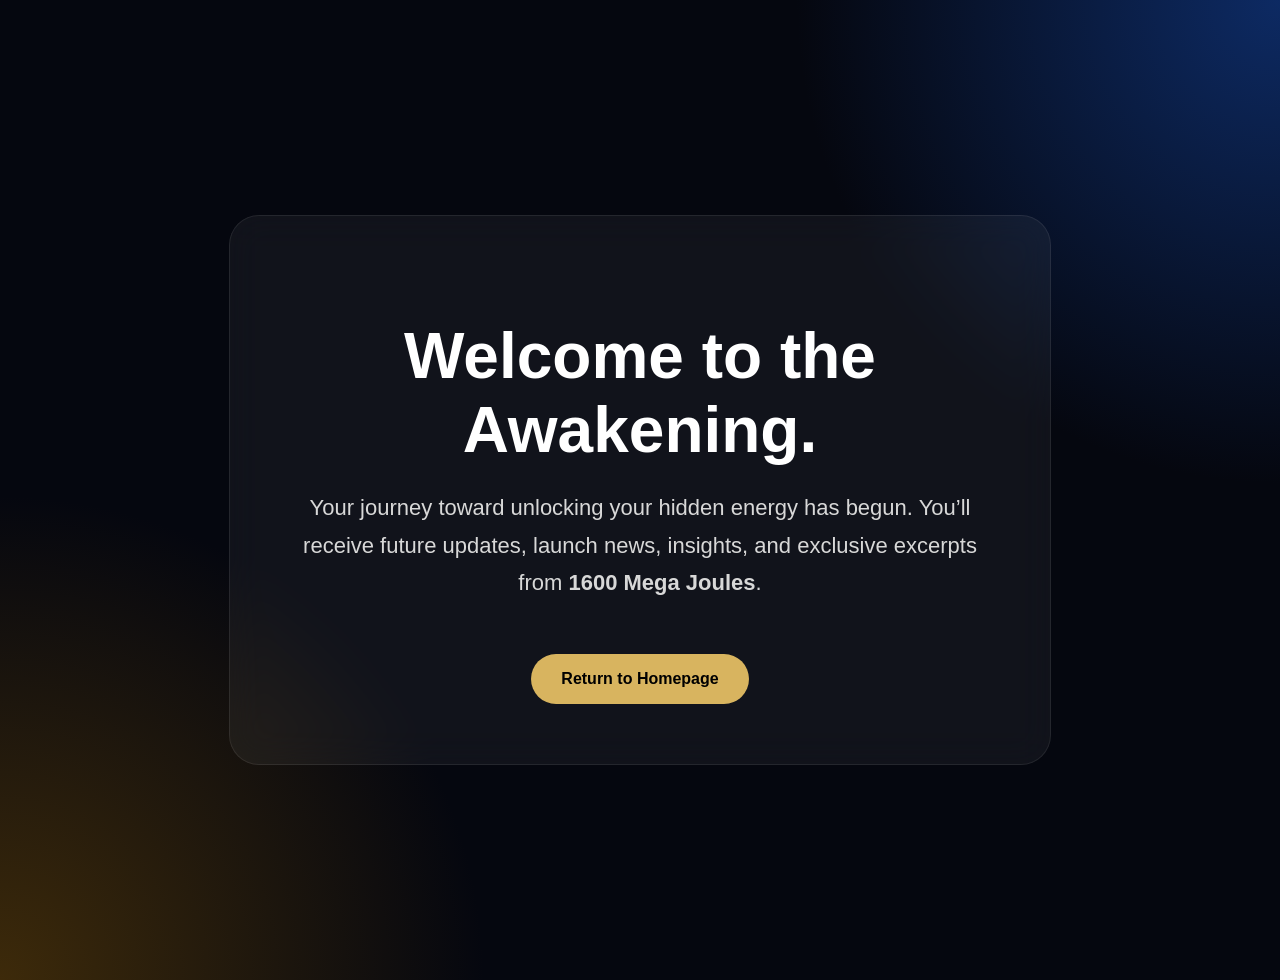
<file: success.html>
<!DOCTYPE html>
<html lang="en">
<head>
<meta charset="UTF-8">
<meta name="viewport" content="width=device-width, initial-scale=1.0">

<title>Thank You | 1600 Mega Joules</title>

<style>

body{
margin:0;
min-height:100vh;
display:flex;
justify-content:center;
align-items:center;
background:
radial-gradient(circle at top right,#0d2a63 0%,transparent 30%),
radial-gradient(circle at bottom left,#3d2a0a 0%,transparent 30%),
#05070f;
font-family:Arial,sans-serif;
color:white;
text-align:center;
padding:40px;
}

.box{
max-width:700px;
padding:60px;
border-radius:30px;
background:rgba(255,255,255,0.05);
backdrop-filter:blur(18px);
border:1px solid rgba(255,255,255,0.08);
}

h1{
font-size:64px;
margin-bottom:20px;
}

p{
font-size:22px;
line-height:1.7;
color:#d8d8d8;
}

a{
display:inline-block;
margin-top:30px;
padding:16px 30px;
border-radius:999px;
background:#d8b45f;
color:black;
text-decoration:none;
font-weight:bold;
}

</style>
</head>

<body>

<div class="box">

<h1>Welcome to the Awakening.</h1>

<p>
Your journey toward unlocking your hidden energy has begun.
You’ll receive future updates, launch news, insights, and exclusive excerpts from <strong>1600 Mega Joules</strong>.
</p>

<a href="index.html">
Return to Homepage
</a>

</div>

</body>
</html>
</file>
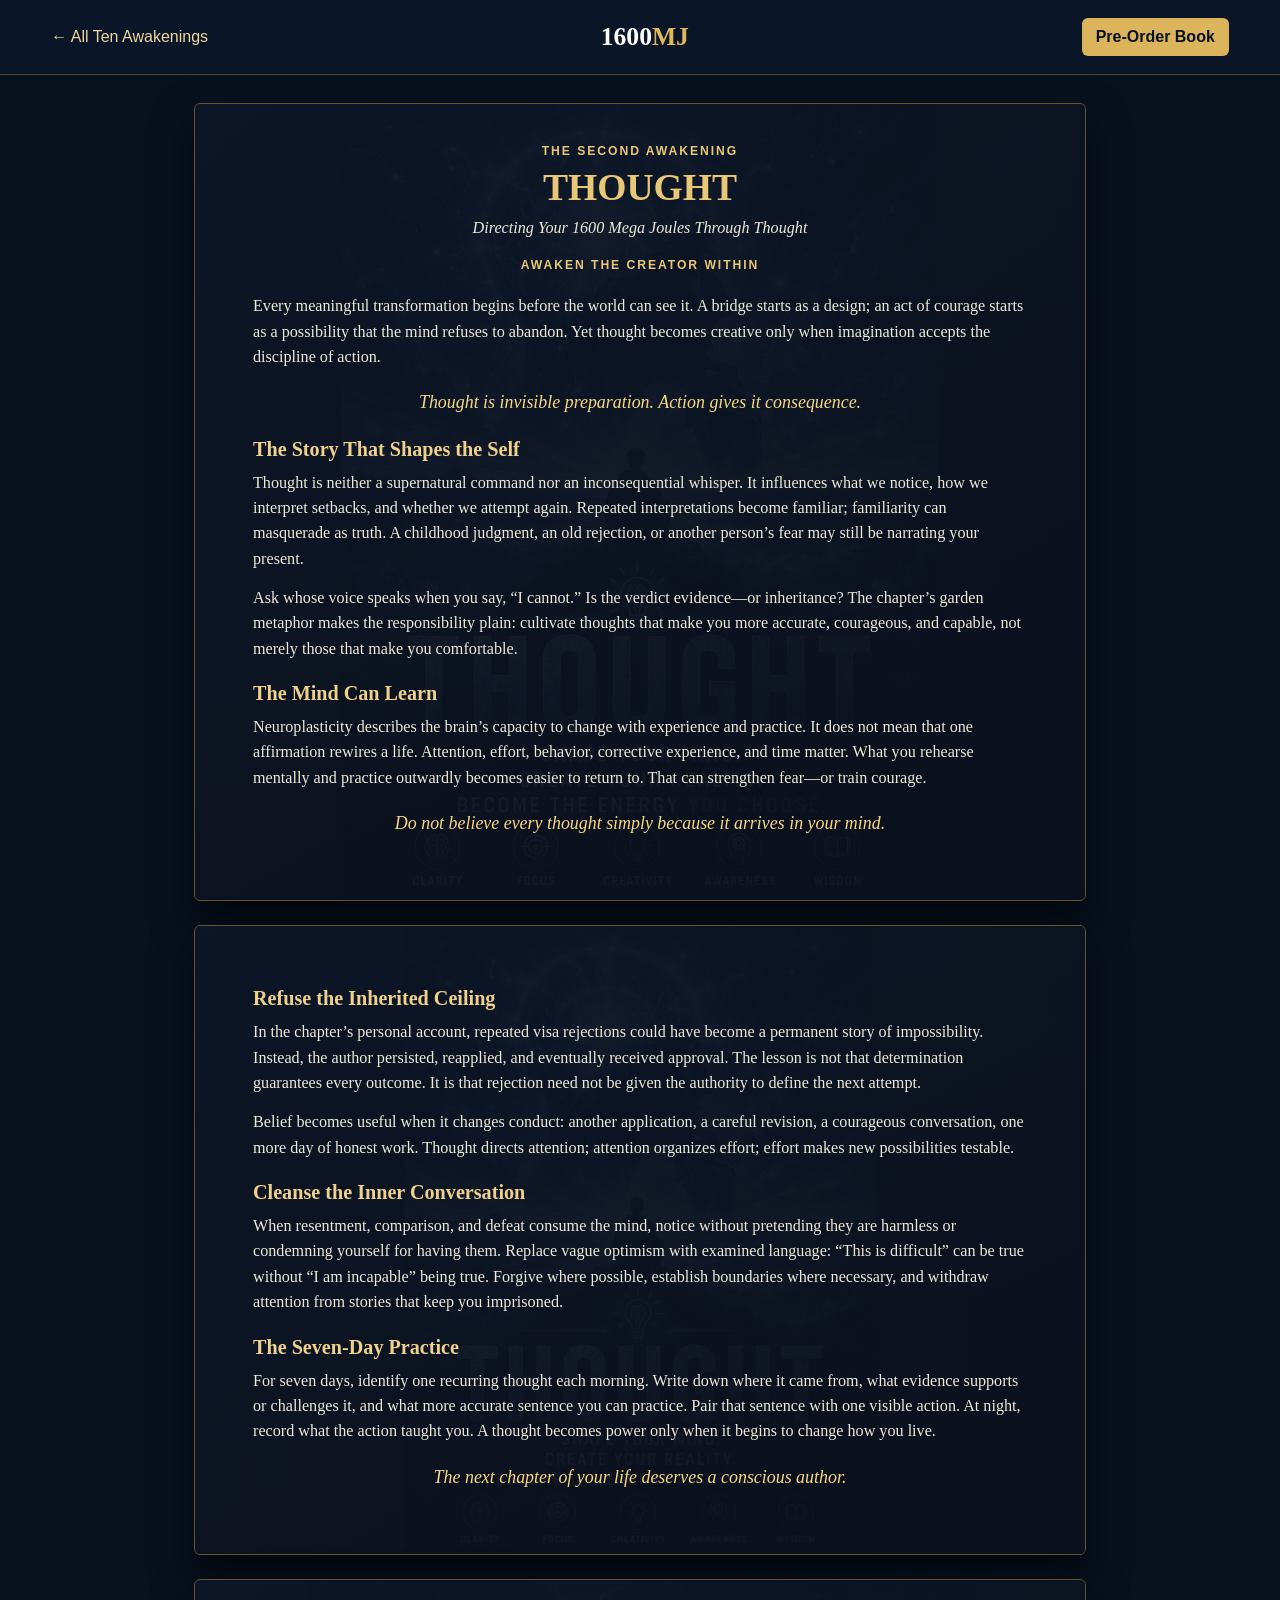
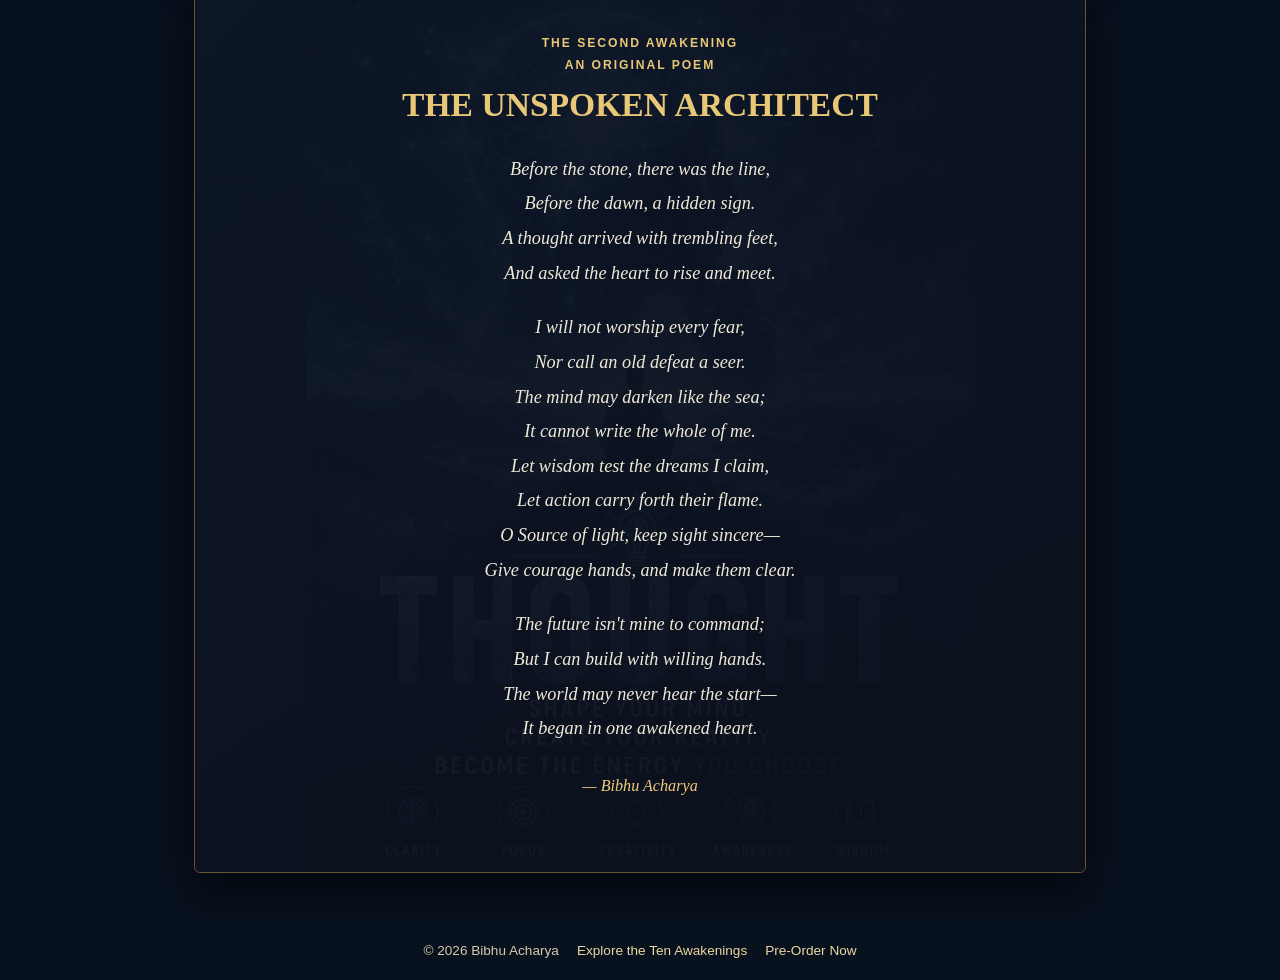
<file: thought.html>
<!doctype html><html lang="en"><head><meta charset="utf-8"><meta name="viewport" content="width=device-width, initial-scale=1"><title>Thought | The Second Awakening — 1600 Mega Joules</title><meta name="description" content="A three-page introduction and original poem for the Thought Awakening from 1600 Mega Joules by Bibhu Acharya."><link rel="icon" href="images/favicon.png" type="image/png"><link rel="stylesheet" href="awakening-summaries.css"><style>.page::before{background-image:url("images/thought.png")}</style></head><body><header><a class="back" href="index.html#awakening">← All Ten Awakenings</a><a class="brand" href="index.html">1600<span>MJ</span></a><a class="order" href="https://www.rayanypublishing.com/motivational/1600-mega-joules-by-bibhu-acharya/" target="_blank" rel="noopener noreferrer">Pre-Order Book</a></header><main class="summary"><article class="page"><div class="page-inner"><p class="kicker">THE SECOND AWAKENING</p><h1>THOUGHT</h1><p class="subtitle">Directing Your 1600 Mega Joules Through Thought</p><p class="directive">AWAKEN THE CREATOR WITHIN</p><p>Every meaningful transformation begins before the world can see it. A bridge starts as a design; an act of courage starts as a possibility that the mind refuses to abandon. Yet thought becomes creative only when imagination accepts the discipline of action.</p>
<p class="summary-emphasis">Thought is invisible preparation. Action gives it consequence.</p>
<h2>The Story That Shapes the Self</h2>
<p>Thought is neither a supernatural command nor an inconsequential whisper. It influences what we notice, how we interpret setbacks, and whether we attempt again. Repeated interpretations become familiar; familiarity can masquerade as truth. A childhood judgment, an old rejection, or another person’s fear may still be narrating your present.</p>
<p>Ask whose voice speaks when you say, “I cannot.” Is the verdict evidence—or inheritance? The chapter’s garden metaphor makes the responsibility plain: cultivate thoughts that make you more accurate, courageous, and capable, not merely those that make you comfortable.</p>
<h2>The Mind Can Learn</h2>
<p>Neuroplasticity describes the brain’s capacity to change with experience and practice. It does not mean that one affirmation rewires a life. Attention, effort, behavior, corrective experience, and time matter. What you rehearse mentally and practice outwardly becomes easier to return to. That can strengthen fear—or train courage.</p>
<p class="summary-emphasis">Do not believe every thought simply because it arrives in your mind.</p>
</div></article><article class="page"><div class="page-inner"><h2>Refuse the Inherited Ceiling</h2>
<p>In the chapter’s personal account, repeated visa rejections could have become a permanent story of impossibility. Instead, the author persisted, reapplied, and eventually received approval. The lesson is not that determination guarantees every outcome. It is that rejection need not be given the authority to define the next attempt.</p>
<p>Belief becomes useful when it changes conduct: another application, a careful revision, a courageous conversation, one more day of honest work. Thought directs attention; attention organizes effort; effort makes new possibilities testable.</p>
<h2>Cleanse the Inner Conversation</h2>
<p>When resentment, comparison, and defeat consume the mind, notice without pretending they are harmless or condemning yourself for having them. Replace vague optimism with examined language: “This is difficult” can be true without “I am incapable” being true. Forgive where possible, establish boundaries where necessary, and withdraw attention from stories that keep you imprisoned.</p>
<h2>The Seven-Day Practice</h2>
<p>For seven days, identify one recurring thought each morning. Write down where it came from, what evidence supports or challenges it, and what more accurate sentence you can practice. Pair that sentence with one visible action. At night, record what the action taught you. A thought becomes power only when it begins to change how you live.</p>
<p class="summary-emphasis">The next chapter of your life deserves a conscious author.</p>
</div></article><article class="page poem-page"><div class="page-inner"><p class="kicker">THE SECOND AWAKENING</p><p class="poem-label">AN ORIGINAL POEM</p><h1>THE UNSPOKEN ARCHITECT</h1><div class="poem-verses"><p class="verse">Before the stone, there was the line,</p><p class="verse">Before the dawn, a hidden sign.</p><p class="verse">A thought arrived with trembling feet,</p><p class="verse">And asked the heart to rise and meet.</p><div class="verse-spacer"></div><p class="verse">I will not worship every fear,</p><p class="verse">Nor call an old defeat a seer.</p><p class="verse">The mind may darken like the sea;</p><p class="verse">It cannot write the whole of me.</p><p class="verse">Let wisdom test the dreams I claim,</p><p class="verse">Let action carry forth their flame.</p><p class="verse">O Source of light, keep sight sincere—</p><p class="verse">Give courage hands, and make them clear.</p><div class="verse-spacer"></div><p class="verse">The future isn&#x27;t mine to command;</p><p class="verse">But I can build with willing hands.</p><p class="verse">The world may never hear the start—</p><p class="verse">It began in one awakened heart.</p></div><p class="signature">— Bibhu Acharya</p></div></article></main><footer><span>© 2026 Bibhu Acharya</span><a href="index.html#awakening">Explore the Ten Awakenings</a><a href="https://www.rayanypublishing.com/motivational/1600-mega-joules-by-bibhu-acharya/" target="_blank" rel="noopener noreferrer">Pre-Order Now</a></footer></body></html>
</file>
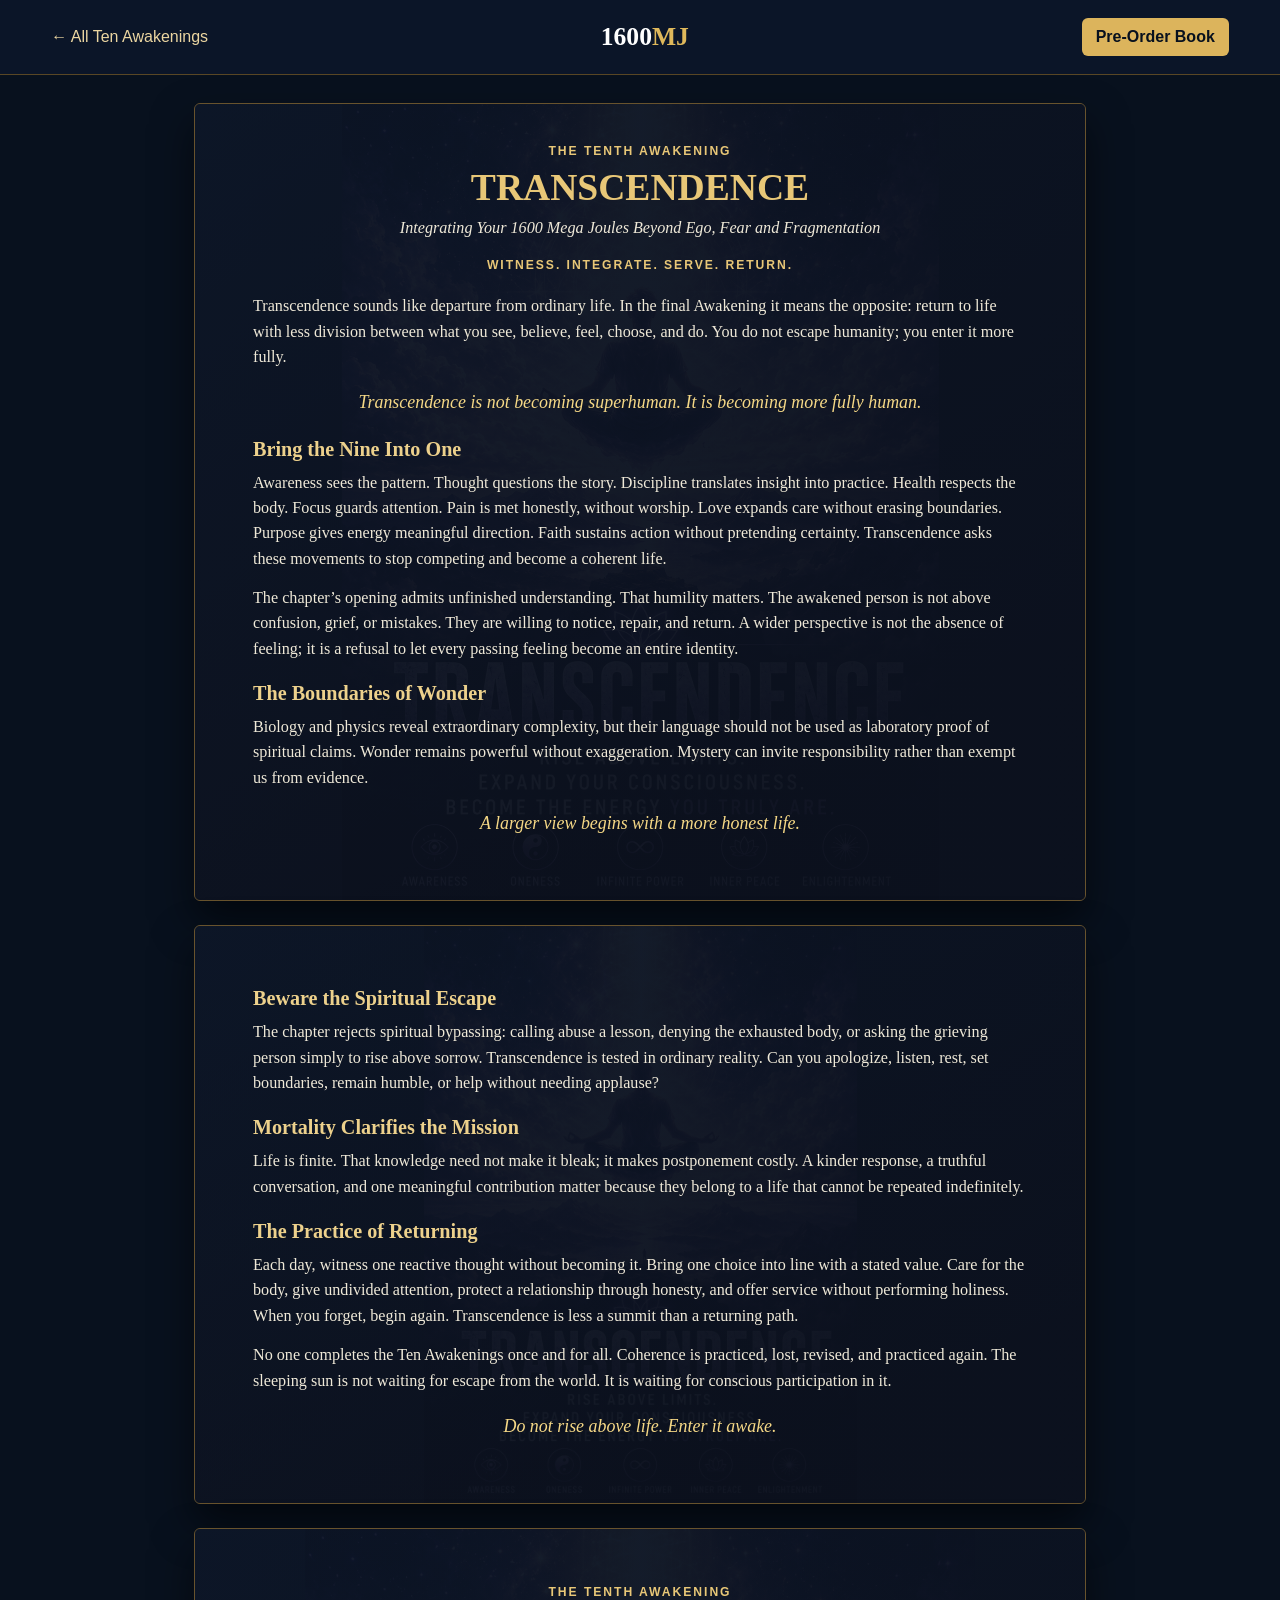
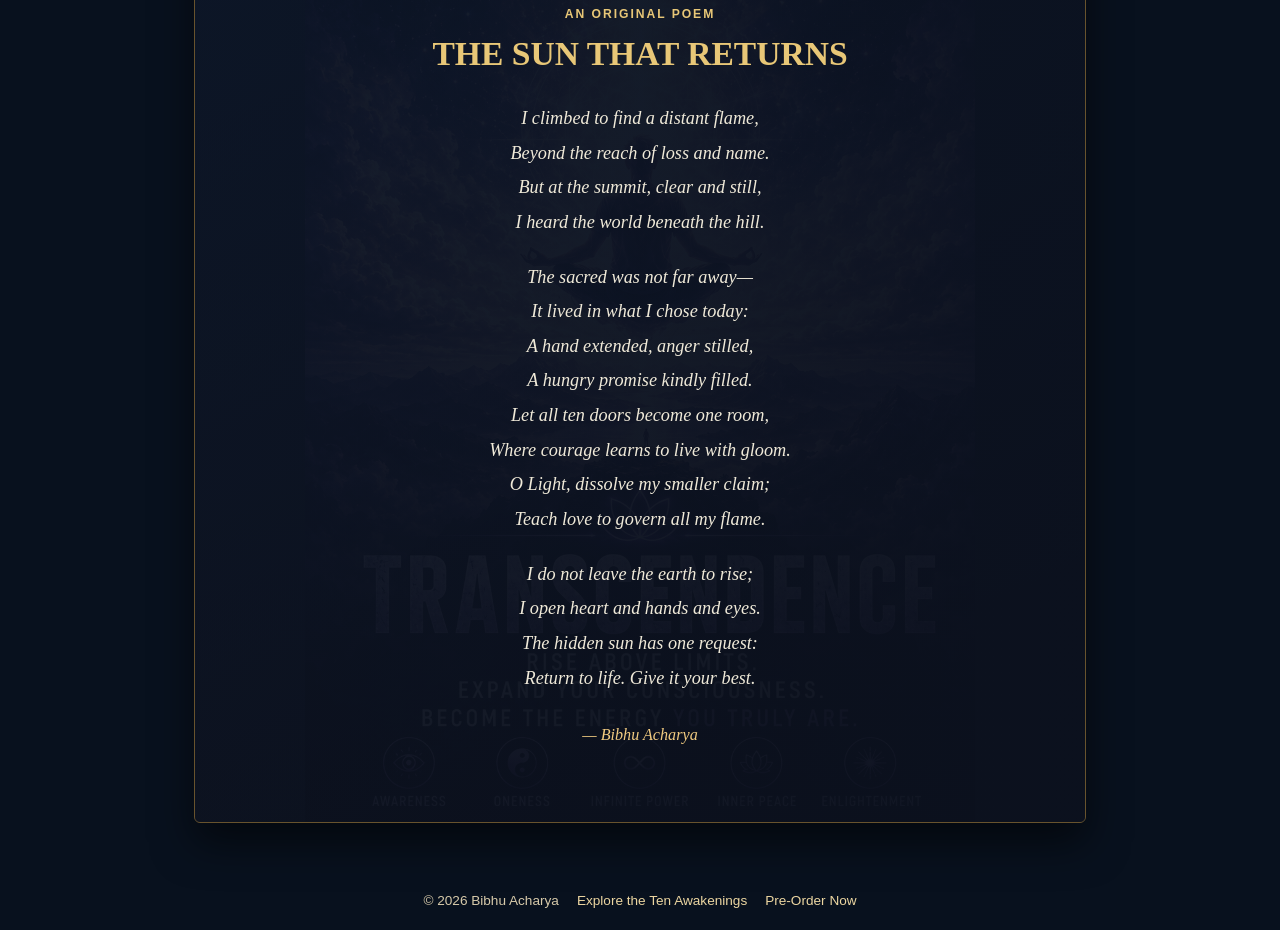
<file: transcendence.html>
<!doctype html><html lang="en"><head><meta charset="utf-8"><meta name="viewport" content="width=device-width, initial-scale=1"><title>Transcendence | The Tenth Awakening — 1600 Mega Joules</title><meta name="description" content="A three-page introduction and original poem for the Transcendence Awakening from 1600 Mega Joules by Bibhu Acharya."><link rel="icon" href="images/favicon.png" type="image/png"><link rel="stylesheet" href="awakening-summaries.css"><style>.page::before{background-image:url("images/transcendence.png")}</style></head><body><header><a class="back" href="index.html#awakening">← All Ten Awakenings</a><a class="brand" href="index.html">1600<span>MJ</span></a><a class="order" href="https://www.rayanypublishing.com/motivational/1600-mega-joules-by-bibhu-acharya/" target="_blank" rel="noopener noreferrer">Pre-Order Book</a></header><main class="summary"><article class="page"><div class="page-inner"><p class="kicker">THE TENTH AWAKENING</p><h1>TRANSCENDENCE</h1><p class="subtitle">Integrating Your 1600 Mega Joules Beyond Ego, Fear and Fragmentation</p><p class="directive">WITNESS. INTEGRATE. SERVE. RETURN.</p><p>Transcendence sounds like departure from ordinary life. In the final Awakening it means the opposite: return to life with less division between what you see, believe, feel, choose, and do. You do not escape humanity; you enter it more fully.</p>
<p class="summary-emphasis">Transcendence is not becoming superhuman. It is becoming more fully human.</p>
<h2>Bring the Nine Into One</h2>
<p>Awareness sees the pattern. Thought questions the story. Discipline translates insight into practice. Health respects the body. Focus guards attention. Pain is met honestly, without worship. Love expands care without erasing boundaries. Purpose gives energy meaningful direction. Faith sustains action without pretending certainty. Transcendence asks these movements to stop competing and become a coherent life.</p>
<p>The chapter’s opening admits unfinished understanding. That humility matters. The awakened person is not above confusion, grief, or mistakes. They are willing to notice, repair, and return. A wider perspective is not the absence of feeling; it is a refusal to let every passing feeling become an entire identity.</p>
<h2>The Boundaries of Wonder</h2>
<p>Biology and physics reveal extraordinary complexity, but their language should not be used as laboratory proof of spiritual claims. Wonder remains powerful without exaggeration. Mystery can invite responsibility rather than exempt us from evidence.</p>
<p class="summary-emphasis">A larger view begins with a more honest life.</p>
</div></article><article class="page"><div class="page-inner"><h2>Beware the Spiritual Escape</h2>
<p>The chapter rejects spiritual bypassing: calling abuse a lesson, denying the exhausted body, or asking the grieving person simply to rise above sorrow. Transcendence is tested in ordinary reality. Can you apologize, listen, rest, set boundaries, remain humble, or help without needing applause?</p>
<h2>Mortality Clarifies the Mission</h2>
<p>Life is finite. That knowledge need not make it bleak; it makes postponement costly. A kinder response, a truthful conversation, and one meaningful contribution matter because they belong to a life that cannot be repeated indefinitely.</p>
<h2>The Practice of Returning</h2>
<p>Each day, witness one reactive thought without becoming it. Bring one choice into line with a stated value. Care for the body, give undivided attention, protect a relationship through honesty, and offer service without performing holiness. When you forget, begin again. Transcendence is less a summit than a returning path.</p>
<p>No one completes the Ten Awakenings once and for all. Coherence is practiced, lost, revised, and practiced again. The sleeping sun is not waiting for escape from the world. It is waiting for conscious participation in it.</p>
<p class="summary-emphasis">Do not rise above life. Enter it awake.</p>
</div></article><article class="page poem-page"><div class="page-inner"><p class="kicker">THE TENTH AWAKENING</p><p class="poem-label">AN ORIGINAL POEM</p><h1>THE SUN THAT RETURNS</h1><div class="poem-verses"><p class="verse">I climbed to find a distant flame,</p><p class="verse">Beyond the reach of loss and name.</p><p class="verse">But at the summit, clear and still,</p><p class="verse">I heard the world beneath the hill.</p><div class="verse-spacer"></div><p class="verse">The sacred was not far away—</p><p class="verse">It lived in what I chose today:</p><p class="verse">A hand extended, anger stilled,</p><p class="verse">A hungry promise kindly filled.</p><p class="verse">Let all ten doors become one room,</p><p class="verse">Where courage learns to live with gloom.</p><p class="verse">O Light, dissolve my smaller claim;</p><p class="verse">Teach love to govern all my flame.</p><div class="verse-spacer"></div><p class="verse">I do not leave the earth to rise;</p><p class="verse">I open heart and hands and eyes.</p><p class="verse">The hidden sun has one request:</p><p class="verse">Return to life. Give it your best.</p></div><p class="signature">— Bibhu Acharya</p></div></article></main><footer><span>© 2026 Bibhu Acharya</span><a href="index.html#awakening">Explore the Ten Awakenings</a><a href="https://www.rayanypublishing.com/motivational/1600-mega-joules-by-bibhu-acharya/" target="_blank" rel="noopener noreferrer">Pre-Order Now</a></footer></body></html>
</file>
<file: style.css>
:root{
--bg:#05070f;
--navy:#071428;
--gold:#d8b45f;
--text:#f7f3e8;
--muted:#b8bfd2;
}

*{margin:0;padding:0;box-sizing:border-box}

html{scroll-behavior:smooth}

body{
background:
radial-gradient(circle at top right,#183a8f 0%,transparent 30%),
radial-gradient(circle at bottom left,#5b3600 0%,transparent 25%),
#05070f;
color:var(--text);
font-family:Arial,sans-serif;
overflow-x:hidden;
}

body::before{
content:"";
position:fixed;
inset:0;
background-image:radial-gradient(rgba(255,255,255,.16) 1px, transparent 1px);
background-size:42px 42px;
opacity:.22;
pointer-events:none;
z-index:-1;
}

.nav{
width:min(1400px,92%);
margin:auto;
padding:28px 0;
display:flex;
justify-content:space-between;
align-items:center;
}

.brand{
font-size:36px;
font-weight:900;
letter-spacing:2px;
font-family:Georgia,serif;
}

.brand span{color:var(--gold)}

.nav nav{
display:flex;
gap:34px;
}

.nav nav a{
color:var(--muted);
text-decoration:none;
font-size:17px;
}

.nav nav a:hover{color:var(--gold)}

.hero{
width:min(1400px,92%);
margin:auto;
min-height:88vh;
display:grid;
grid-template-columns:1fr 1fr;
align-items:center;
gap:60px;
}

.eyebrow{
color:var(--gold);
letter-spacing:5px;
font-size:14px;
margin-bottom:20px;
}

.hero h1{
font-family:Georgia,serif;
font-size:110px;
line-height:.92;
margin-bottom:28px;
}

.hero h1 span{
display:block;
color:var(--gold);
}

.hero p{
font-size:21px;
line-height:1.6;
color:#d5d8e8;
max-width:650px;
margin-bottom:26px;
}

.hero-buttons{
display:flex;
gap:16px;
flex-wrap:wrap;
}

.btn{
padding:15px 26px;
border-radius:999px;
font-weight:700;
text-decoration:none;
border:1px solid rgba(255,255,255,.15);
transition:.3s;
}

.btn-gold{background:var(--gold);color:#000}
.btn-dark{color:#fff;background:rgba(255,255,255,.06)}
.btn:hover{transform:translateY(-3px)}

.sun-wrap{
display:flex;
justify-content:center;
align-items:center;
}

.sun{
width:340px;
height:340px;
border-radius:50%;
background:radial-gradient(circle,#fff8d8 0%,#ffd76a 18%,#ffae00 40%,#ff7b00 65%,transparent 78%);
box-shadow:
0 0 70px rgba(255,200,80,.9),
0 0 140px rgba(255,170,0,.55),
0 0 230px rgba(255,130,0,.35);
animation:pulse 4s ease-in-out infinite;
position:relative;
}

.sun::before,
.sun::after{
content:"";
position:absolute;
border-radius:50%;
border:1px solid rgba(255,190,80,.22);
}

.sun::before{inset:-35px}
.sun::after{inset:-70px}

@keyframes pulse{
0%,100%{transform:scale(1)}
50%{transform:scale(1.05)}
}

.section{
width:min(1400px,92%);
margin:auto;
padding:110px 0;
}

.section-title{
text-align:center;
margin-bottom:60px;
}

.section-title p{
color:var(--gold);
letter-spacing:6px;
font-size:14px;
margin-bottom:14px;
}

.section-title h2{
font-family:Georgia,serif;
font-size:68px;
line-height:1.1;
}

.grid{
display:grid !important;
grid-template-columns:repeat(auto-fit,minmax(260px,1fr)) !important;
gap:34px;
align-items:start;
}

.card{
background:rgba(255,255,255,.04);
border:1px solid rgba(255,255,255,.08);
border-radius:28px;
overflow:hidden;
transition:.35s ease;
backdrop-filter:blur(10px);
}

.card:hover{
transform:translateY(-12px) scale(1.02);
border-color:rgba(216,180,95,.55);
box-shadow:0 20px 60px rgba(0,0,0,.5);
}

.card img{
width:100%;
display:block;
}

.card h3{
padding:22px;
text-align:center;
font-size:24px;
letter-spacing:1px;
}

.newsletter{
background:linear-gradient(135deg,rgba(216,180,95,.14),rgba(33,85,255,.12));
border:1px solid rgba(255,255,255,.08);
border-radius:34px;
padding:70px;
text-align:center;
backdrop-filter:blur(12px);
}

.newsletter h3{
font-family:Georgia,serif;
font-size:52px;
line-height:1.2;
margin-bottom:30px;
}

.news-form{
display:flex;
justify-content:center;
gap:14px;
flex-wrap:wrap;
}

.news-form input{
padding:18px 22px;
border-radius:16px;
border:none;
width:320px;
background:rgba(0,0,0,.35);
color:white;
font-size:16px;
}

.news-form button{
padding:18px 30px;
border:none;
border-radius:16px;
background:var(--gold);
font-weight:700;
cursor:pointer;
}

.author{
text-align:center;
padding-top:110px;
}

.author h2{
font-family:Georgia,serif;
font-size:76px;
margin-bottom:30px;
}

.socials{
display:flex;
justify-content:center;
gap:16px;
flex-wrap:wrap;
margin-top:30px;
}

.socials a{
padding:14px 24px;
border-radius:18px;
border:1px solid rgba(255,255,255,.1);
text-decoration:none;
color:white;
background:rgba(255,255,255,.04);
}

.footer{
border-top:1px solid rgba(255,255,255,.08);
padding:36px 0;
margin-top:90px;
text-align:center;
color:#c8c8c8;
font-size:16px;
}

@media(max-width:980px){
.hero{
grid-template-columns:1fr;
text-align:center;
padding-top:50px;
}

.hero h1{font-size:72px}

.hero-buttons{justify-content:center}

.sun{
width:240px;
height:240px;
}

.section-title h2{font-size:46px}

.newsletter{
padding:40px 22px;
}

.newsletter h3{font-size:34px}

.author h2{font-size:46px}

.nav{
flex-direction:column;
gap:22px;
}

.nav nav{
flex-wrap:wrap;
justify-content:center;
}
}
.hero-visual{
position:relative;
display:flex;
justify-content:center;
align-items:center;
min-height:520px;
}

.book-cover{
position:relative;
width:340px;
max-width:90%;
z-index:2;
border-radius:18px;
box-shadow:
0 30px 80px rgba(0,0,0,.55),
0 0 50px rgba(216,180,95,.22);
animation:floatBook 6s ease-in-out infinite;
}

.sun{
position:absolute;
width:420px;
height:420px;
border-radius:50%;
background:
radial-gradient(circle,
#fff8d8 0%,
#ffd76a 18%,
#ffae00 40%,
#ff7b00 65%,
transparent 78%);
box-shadow:
0 0 70px rgba(255,200,80,.9),
0 0 140px rgba(255,170,0,.55),
0 0 230px rgba(255,130,0,.35);
filter:blur(2px);
animation:pulse 4s ease-in-out infinite;
}

@keyframes floatBook{
0%,100%{
transform:translateY(0px);
}
50%{
transform:translateY(-14px);
}
}
/* ===== PREMIUM FINISHING TOUCHES ===== */

html {
  scroll-behavior: smooth;
}

a,
button,
.btn,
.card,
.book-cover {
  transition: all 0.35s ease;
}

/* Nav hover glow */
.nav a:hover {
  color: #e4bd5f;
  text-shadow: 0 0 12px rgba(228, 189, 95, 0.7);
}

/* Premium button glow */
.btn-gold:hover {
  transform: translateY(-3px);
  box-shadow: 0 0 28px rgba(228, 189, 95, 0.65);
}

.btn-dark:hover {
  transform: translateY(-3px);
  box-shadow: 0 0 24px rgba(255, 255, 255, 0.18);
}

/* Book cover cinematic lift */
.book-cover:hover {
  transform: scale(1.04) translateY(-8px);
  box-shadow: 0 0 45px rgba(228, 189, 95, 0.45);
}

/* Awakening cards premium hover */
.card:hover {
  transform: translateY(-8px);
  box-shadow: 0 0 35px rgba(228, 189, 95, 0.22);
  border-color: rgba(228, 189, 95, 0.45);
}

/* Soft page entrance */
.hero-left,
.hero-visual,
.section {
  animation: fadeUp 1s ease both;
}

@keyframes fadeUp {
  from {
    opacity: 0;
    transform: translateY(28px);
  }
  to {
    opacity: 1;
    transform: translateY(0);
  }
}

/* Mobile premium spacing */
@media (max-width: 768px) {
  .nav {
    padding: 22px 24px;
  }

  nav {
    gap: 18px;
    flex-wrap: wrap;
    justify-content: center;
  }

  .hero {
    padding: 110px 24px 70px;
    text-align: center;
  }

  .hero-left h1 {
    font-size: 72px;
    line-height: 0.95;
  }

  .hero-left h1 span {
    font-size: 58px;
  }

  .hero-buttons {
    justify-content: center;
    flex-wrap: wrap;
  }

  .book-cover {
    max-width: 280px;
  }

  .section {
    padding: 70px 24px;
  }
}

.author-container{
display:flex;
align-items:center;
justify-content:center;
gap:80px;
max-width:1200px;
margin:auto;
flex-wrap:wrap;
}

.author-image img{
width:380px;
max-width:100%;
border-radius:20px;
box-shadow:0 20px 60px rgba(0,0,0,0.6);
transition:0.5s;
}

.author-image img:hover{
transform:scale(1.02);
}

.author-content{
flex:1;
min-width:300px;
}

.author-content h2{
font-size:56px;
margin-bottom:25px;
color:#e7c15d;
}

.author-content p{
font-size:18px;
line-height:1.9;
margin-bottom:22px;
color:#d8d8d8;
}

.author-content blockquote{
margin-top:40px;
font-size:28px;
font-style:italic;
color:#e7c15d;
border-left:3px solid #e7c15d;
padding-left:20px;
line-height:1.6;
}

.socials{
margin-top:40px;
display:flex;
gap:20px;
flex-wrap:wrap;
}

.socials a{
padding:12px 24px;
border:1px solid rgba(255,255,255,0.2);
border-radius:50px;
text-decoration:none;
color:white;
transition:0.3s;
}

.socials a:hover{
background:#e7c15d;
color:black;
transform:translateY(-3px);
}

@media(max-width:900px){

.author-container{
gap:40px;
}

.author-content h2{
font-size:42px;
text-align:center;
}

.author-content p,
.author-content blockquote{
text-align:center;
}

.socials{
justify-content:center;
}

}

.book-text{
max-width:950px;
margin:0 auto;
padding:42px;
border-radius:28px;
background:rgba(255,255,255,0.045);
border:1px solid rgba(216,180,95,0.22);
box-shadow:0 20px 60px rgba(0,0,0,0.35);
}

.book-text p{
font-size:20px;
line-height:1.9;
color:#d8d8d8;
margin-bottom:24px;
}

.book-text p:last-child{
margin-bottom:0;
}
.book-question{
font-size:38px;
font-weight:700;
text-align:center;
color:#e7c15d;
margin:40px 0;
font-family:Georgia,serif;
}

.book-ending{
font-size:34px;
text-align:center;
margin-top:50px;
font-family:Georgia,serif;
color:#f5f5f5;
}

/* Official pre-order announcement, 8 November 2026 */
.nav-preorder { color: var(--gold) !important; font-weight: 700; }
.hero .preorder-note { font-size: 14px; line-height: 1.6; color: #c8c6bc; margin-top: 18px; max-width: 600px; }
.book-preorder { max-width: 950px; margin: 0 auto 28px; padding: 26px; text-align: center; background: rgba(216,180,95,.08); border: 1px solid rgba(216,180,95,.3); border-radius: 22px; }
.book-preorder > p:first-child { font-size: 19px; line-height: 1.5; margin: 0 0 22px; }
.book-preorder .btn { display: inline-block; }
.book-preorder .book-preorder-small { font-size: 13px; color: #ccc; margin: 18px 0 0; }
@media (max-width: 768px) { .book-preorder { padding: 24px 16px; } .hero .preorder-note { text-align: center; } }


/* Author's official contact and social channels */
.author-social-links {display:grid;grid-template-columns:repeat(2,minmax(0,1fr));gap:12px;margin-top:30px;}
.author-social-links a {min-width:0;display:grid;grid-template-columns:28px 1fr;column-gap:10px;align-items:center;padding:14px 16px;border:1px solid rgba(231,193,93,.30);border-radius:14px;background:rgba(255,255,255,.035);color:#fff;text-decoration:none;transition:background .2s,border-color .2s,transform .2s;}
.author-social-links a:hover,.author-social-links a:focus-visible {background:rgba(231,193,93,.14);border-color:#e7c15d;transform:translateY(-2px);}
.author-social-links a>span:first-child {grid-row:span 2;align-self:center;font-size:20px;}
.author-social-links strong {font-size:15px;line-height:1.3;}
.author-social-links .social-destination {font-size:12px;line-height:1.5;color:#c9c9c9;overflow-wrap:anywhere;}
.author-social-links .x-icon {font-weight:800;}
@media(max-width:680px){.author-social-links{grid-template-columns:1fr;}.author-social-links a{padding:12px 14px;}}

/* Clickable awakening balloon; preserves existing card design. */
.awakening-link { display:block; color:inherit; text-decoration:none; cursor:pointer; }
.awakening-link:hover, .awakening-link:focus-visible { outline:2px solid #dfb85b; outline-offset:4px; transform:translateY(-3px); }
.card-hint { font-size:0.82rem; opacity:0.82; color:#e8c76e; margin-top:0.35rem; }


/* ===== AMAZON RELEASE BUTTON · activates 17 Dec 2026 at 00:00 UK time ===== */
.amazon-launch-wrap {
  margin-top: 22px;
  padding-top: 22px;
  border-top: 1px solid rgba(216,180,95,.22);
}

.btn-amazon-launch {
  display: inline-block;
  background: #f3c969;
  color: #05070f;
  min-width: 290px;
  text-align: center;
}

.btn-amazon-launch:hover {
  transform: translateY(-3px);
  box-shadow: 0 0 28px rgba(228,189,95,.55);
}

.btn-amazon-launch.is-disabled {
  background: rgba(255,255,255,.08);
  color: #aaa;
  border-color: rgba(255,255,255,.12);
  cursor: not-allowed;
  pointer-events: none;
  box-shadow: none;
  transform: none;
}

.amazon-launch-note {
  margin: 12px 0 0;
  font-size: 13px;
  line-height: 1.5;
  color: #bfc2cb;
}

@media (max-width: 768px) {
  .btn-amazon-launch {
    min-width: 0;
    width: 100%;
  }
}
</file>
<file: awareness.css>
*{box-sizing:border-box}html{background:#08111e}body{margin:0;color:#efe9d8;font-family:Georgia,"Times New Roman",serif}header{display:flex;align-items:center;justify-content:space-between;gap:1rem;padding:18px max(4vw,20px);background:#0b1528;border-bottom:1px solid #594725;font-family:Arial,sans-serif}header a,footer a{color:#ecd6a1;text-decoration:none}.brand{font-family:Georgia,serif;font-weight:bold;font-size:1.6rem;color:#fff}.brand span{color:#dfb85b}.order{background:#dcb45c;color:#08111e;padding:10px 14px;border-radius:6px;font-weight:bold}.summary{max-width:970px;margin:28px auto 48px;padding:0 14px}.page{position:relative;isolation:isolate;overflow:hidden;background:linear-gradient(160deg,#101f36,#101421 80%);box-shadow:0 20px 40px #0008;margin:0 auto 24px;border:1px solid #68532d;border-radius:6px}.page:before{content:"";position:absolute;inset:0;z-index:-1;background:url("images/awareness.png") center center/contain no-repeat;opacity:.105;filter:grayscale(20%)}.page:after{content:"";position:absolute;inset:0;z-index:-1;background:linear-gradient(90deg,rgba(10,16,29,.55),rgba(10,16,29,.7))}.page-inner{position:relative;padding:44px 65px 50px}.kicker,.directive{text-align:center;letter-spacing:.19em;font:700 .78rem Arial,sans-serif;color:#e8c777}.kicker{margin:0 0 9px}h1{text-align:center;color:#e8c777;font-size:2.6rem;margin:0 0 4px}.subtitle{text-align:center;font-size:1.05rem;font-style:italic;margin:0 0 19px}.directive{margin:0 0 24px}p{line-height:1.57;font-size:1.05rem;margin:0 0 15px}h2{font-size:1.31rem;color:#edd18c;margin:22px 0 9px}.summary-emphasis{font-style:italic;text-align:center;color:#f5d886;font-size:1.14rem;margin:18px 0}footer{display:flex;flex-wrap:wrap;justify-content:center;gap:18px;padding:22px;color:#d7caaa;font:0.85rem Arial,sans-serif}@media(max-width:700px){header{padding:14px 12px}.brand{font-size:1.2rem}.back{font-size:.8rem}.order{font-size:.75rem;padding:8px}.summary{margin:12px auto}.page-inner{padding:30px 24px}h1{font-size:2.1rem}p{font-size:.98rem}h2{font-size:1.15rem}}@media print{html,body{background:white;color:#111}header,footer{display:none}.summary{margin:0;padding:0}.page{box-shadow:none;break-after:page;border:none;margin:0;page-break-after:always}.page-inner{padding:.62in .68in}.page:before{opacity:.08}.page:after{display:none}h1,h2,.summary-emphasis{color:#333}p{font-size:11pt}@page{size:6in 9in;margin:0}}
</file>
<file: awakening-summaries.css>
*{box-sizing:border-box}html{background:#08111e;scroll-behavior:auto}body{margin:0;color:#efe9d8;font-family:Georgia,"Times New Roman",serif}header{display:flex;align-items:center;justify-content:space-between;gap:1rem;padding:18px max(4vw,20px);background:#0b1528;border-bottom:1px solid #594725;font-family:Arial,sans-serif}header a,footer a{color:#ecd6a1;text-decoration:none}.brand{font-family:Georgia,serif;font-weight:bold;font-size:1.6rem;color:#fff}.brand span{color:#dfb85b}.order{background:#dcb45c;color:#08111e;padding:10px 14px;border-radius:6px;font-weight:bold}.summary{max-width:920px;margin:28px auto 48px;padding:0 14px}.page{position:relative;isolation:isolate;overflow:hidden;background:linear-gradient(155deg,#101f36,#101421 80%);box-shadow:0 20px 40px #0008;margin:0 auto 24px;border:1px solid #68532d;border-radius:6px}.page::before{content:"";position:absolute;inset:0;z-index:-2;background-position:center;background-repeat:no-repeat;background-size:contain;opacity:.10;filter:grayscale(30%)}.page::after{content:"";position:absolute;inset:0;z-index:-1;background:linear-gradient(90deg,rgba(10,16,29,.6),rgba(10,16,29,.76))}.page-inner{position:relative;padding:40px 58px 44px}.kicker,.directive,.poem-label{text-align:center;letter-spacing:.16em;font:700 .76rem Arial,sans-serif;color:#e8c777}.kicker{margin:0 0 8px}h1{text-align:center;color:#e8c777;font-size:2.35rem;margin:0 0 6px}.subtitle{text-align:center;font-size:1.01rem;font-style:italic;margin:0 0 18px}.directive{margin:0 0 21px}p{line-height:1.57;font-size:1.01rem;margin:0 0 14px}h2{font-size:1.26rem;color:#edd18c;margin:21px 0 9px}.summary-emphasis{font-style:italic;text-align:center;color:#f5d886;font-size:1.12rem;margin:19px 0}.poem-page .page-inner{text-align:center;padding-top:56px;padding-bottom:60px}.poem-page h1{font-size:2.1rem;margin:14px 0 28px}.poem-verses{max-width:650px;margin:auto}.verse{margin:0;line-height:1.9;font-size:1.14rem;font-style:italic}.verse-spacer{height:20px}.signature{text-align:center;color:#f0ca80;margin-top:27px;font-style:italic}footer{display:flex;flex-wrap:wrap;justify-content:center;gap:18px;padding:22px;color:#d7caaa;font:0.85rem Arial,sans-serif}@media(max-width:700px){header{padding:14px 12px}.brand{font-size:1.2rem}.back{font-size:.79rem}.order{font-size:.75rem;padding:8px}.summary{margin:12px auto}.page-inner{padding:30px 22px}h1{font-size:1.92rem}p{font-size:.97rem}h2{font-size:1.14rem}.verse{font-size:1rem}}@media print{@page{size:6in 9in;margin:0}html,body{background:white;color:#111}header,footer{display:none}.summary{margin:0;padding:0}.page{box-shadow:none;break-after:page;border:0;margin:0;page-break-after:always;min-height:9in}.page-inner{padding:.62in .68in}.page::before{opacity:.07}.page::after{display:none}h1,h2,.summary-emphasis{color:#333}p{font-size:10pt}.verse{font-size:11pt}}
</file>
